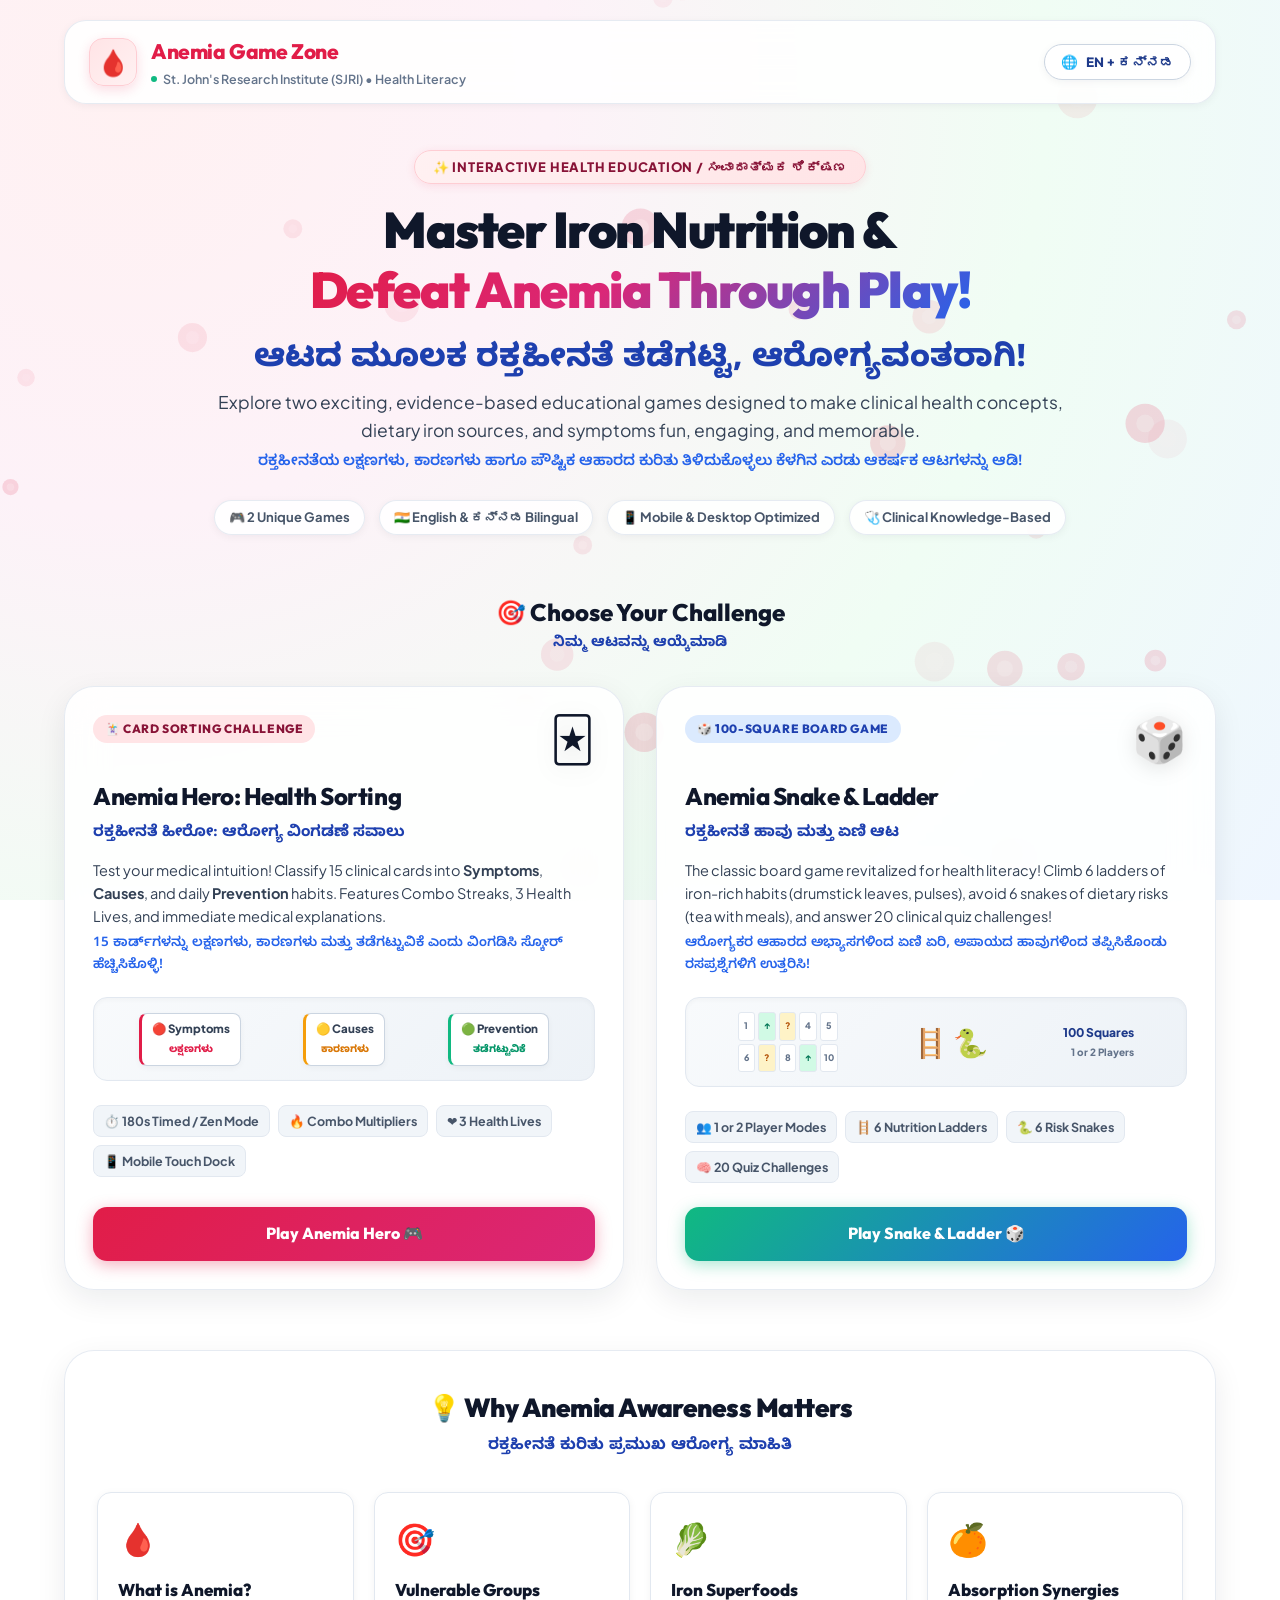
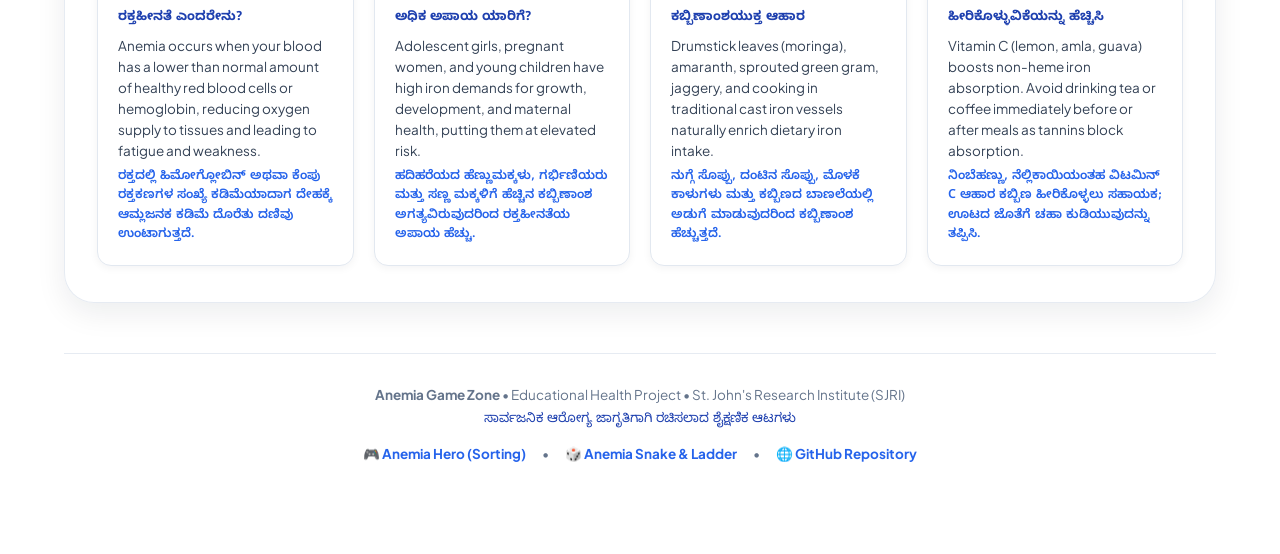
<file: index.html>
<!DOCTYPE html>
<html lang="en">
<head>
  <meta charset="UTF-8">
  <meta name="viewport" content="width=device-width, initial-scale=1.0">
  <meta name="description" content="Anemia Game Zone — Two interactive educational games on anemia awareness, iron nutrition, and health prevention in English and Kannada.">
  <title>Anemia Game Zone | ರಕ್ತಹೀನತೆ ಜಾಗೃತಿ ಆಟಗಳು</title>
  <link rel="preconnect" href="https://fonts.googleapis.com">
  <link rel="preconnect" href="https://fonts.gstatic.com" crossorigin>
  <link href="https://fonts.googleapis.com/css2?family=Noto+Sans+Kannada:wght@400;500;600;700;800&family=Outfit:wght@400;500;600;700;800;900&family=Plus+Jakarta+Sans:wght@400;500;600;700;800&display=swap" rel="stylesheet">
  <link rel="stylesheet" href="portal.css">
</head>
<body>
  <!-- Ambient floating red blood cells background -->
  <canvas id="ambientCanvas"></canvas>

  <div class="portal-container">
    <!-- Top Header Bar -->
    <header class="top-header">
      <div class="brand-section">
        <div class="brand-icon-wrap">🩸</div>
        <div class="brand-texts">
          <h1>Anemia Game Zone</h1>
          <div class="initiative-tag">
            <span></span> St. John's Research Institute (SJRI) • Health Literacy
          </div>
        </div>
      </div>
      <div class="top-actions">
        <button id="langToggleBtn" class="lang-btn" title="Toggle Language View">
          🌐 <span id="langBtnText">EN + ಕನ್ನಡ</span>
        </button>
      </div>
    </header>

    <!-- Hero Banner -->
    <section class="hero-banner">
      <div class="hero-pill">
        ✨ Interactive Health Education / ಸಂವಾದಾತ್ಮಕ ಶಿಕ್ಷಣ
      </div>
      <h2>
        Master Iron Nutrition & <br>
        <span class="gradient-text">Defeat Anemia Through Play!</span>
      </h2>
      <span class="hero-kn-title">ಆಟದ ಮೂಲಕ ರಕ್ತಹೀನತೆ ತಡೆಗಟ್ಟಿ, ಆರೋಗ್ಯವಂತರಾಗಿ!</span>
      <p>
        Explore two exciting, evidence-based educational games designed to make clinical health concepts, dietary iron sources, and symptoms fun, engaging, and memorable.
        <span class="hero-kn-sub">ರಕ್ತಹೀನತೆಯ ಲಕ್ಷಣಗಳು, ಕಾರಣಗಳು ಹಾಗೂ ಪೌಷ್ಟಿಕ ಆಹಾರದ ಕುರಿತು ತಿಳಿದುಕೊಳ್ಳಲು ಕೆಳಗಿನ ಎರಡು ಆಕರ್ಷಕ ಆಟಗಳನ್ನು ಆಡಿ!</span>
      </p>

      <div class="highlights-bar">
        <div class="highlight-chip">🎮 2 Unique Games</div>
        <div class="highlight-chip">🇮🇳 English & ಕನ್ನಡ Bilingual</div>
        <div class="highlight-chip">📱 Mobile & Desktop Optimized</div>
        <div class="highlight-chip">🩺 Clinical Knowledge-Based</div>
      </div>
    </section>

    <!-- Games Showcase Section -->
    <section class="games-showcase">
      <div class="section-label">
        <h3>🎯 Choose Your Challenge</h3>
        <span class="kn-sub">ನಿಮ್ಮ ಆಟವನ್ನು ಆಯ್ಕೆಮಾಡಿ</span>
      </div>

      <div class="games-grid">
        <!-- GAME 1: Anemia Hero (Card Sorting) -->
        <article class="game-card">
          <div class="card-top">
            <span class="game-badge">🃏 Card Sorting Challenge</span>
            <span class="game-icon-large">🃏</span>
          </div>

          <h4 class="game-title">Anemia Hero: Health Sorting</h4>
          <span class="game-title-kn">ರಕ್ತಹೀನತೆ ಹೀರೋ: ಆರೋಗ್ಯ ವಿಂಗಡಣೆ ಸವಾಲು</span>

          <p class="game-desc">
            Test your medical intuition! Classify 15 clinical cards into <b>Symptoms</b>, <b>Causes</b>, and daily <b>Prevention</b> habits. Features Combo Streaks, 3 Health Lives, and immediate medical explanations.
            <span class="kn-text">15 ಕಾರ್ಡ್‌ಗಳನ್ನು ಲಕ್ಷಣಗಳು, ಕಾರಣಗಳು ಮತ್ತು ತಡೆಗಟ್ಟುವಿಕೆ ಎಂದು ವಿಂಗಡಿಸಿ ಸ್ಕೋರ್ ಹೆಚ್ಚಿಸಿಕೊಳ್ಳಿ!</span>
          </p>

          <!-- Mini Visual Representation -->
          <div class="card-preview-box">
            <div class="preview-tile symptoms">
              🔴 Symptoms<br><span style="font-size:10px; color:#e11d48; font-family:'Noto Sans Kannada';">ಲಕ್ಷಣಗಳು</span>
            </div>
            <div class="preview-tile causes">
              🟡 Causes<br><span style="font-size:10px; color:#d97706; font-family:'Noto Sans Kannada';">ಕಾರಣಗಳು</span>
            </div>
            <div class="preview-tile prevention">
              🟢 Prevention<br><span style="font-size:10px; color:#059669; font-family:'Noto Sans Kannada';">ತಡೆಗಟ್ಟುವಿಕೆ</span>
            </div>
          </div>

          <div class="card-tags">
            <span class="tag-pill">⏱️ 180s Timed / Zen Mode</span>
            <span class="tag-pill">🔥 Combo Multipliers</span>
            <span class="tag-pill">❤️ 3 Health Lives</span>
            <span class="tag-pill">📱 Mobile Touch Dock</span>
          </div>

          <div class="card-cta">
            <a href="sorting-game.html" class="play-btn">
              <span>Play Anemia Hero 🎮</span>
            </a>
          </div>
        </article>

        <!-- GAME 2: Snake & Ladder -->
        <article class="game-card card-blue">
          <div class="card-top">
            <span class="game-badge">🎲 100-Square Board Game</span>
            <span class="game-icon-large">🎲</span>
          </div>

          <h4 class="game-title">Anemia Snake & Ladder</h4>
          <span class="game-title-kn">ರಕ್ತಹೀನತೆ ಹಾವು ಮತ್ತು ಏಣಿ ಆಟ</span>

          <p class="game-desc">
            The classic board game revitalized for health literacy! Climb 6 ladders of iron-rich habits (drumstick leaves, pulses), avoid 6 snakes of dietary risks (tea with meals), and answer 20 clinical quiz challenges!
            <span class="kn-text">ಆರೋಗ್ಯಕರ ಆಹಾರದ ಅಭ್ಯಾಸಗಳಿಂದ ಏಣಿ ಏರಿ, ಅಪಾಯದ ಹಾವುಗಳಿಂದ ತಪ್ಪಿಸಿಕೊಂಡು ರಸಪ್ರಶ್ನೆಗಳಿಗೆ ಉತ್ತರಿಸಿ!</span>
          </p>

          <!-- Mini Visual Representation -->
          <div class="card-preview-box">
            <div class="preview-board-mini">
              <div class="mini-cell">1</div>
              <div class="mini-cell ladder">↑</div>
              <div class="mini-cell special">?</div>
              <div class="mini-cell">4</div>
              <div class="mini-cell">5</div>
              <div class="mini-cell">6</div>
              <div class="mini-cell special">?</div>
              <div class="mini-cell">8</div>
              <div class="mini-cell ladder">↑</div>
              <div class="mini-cell">10</div>
            </div>
            <div style="font-size: 28px; line-height: 1;">🪜 🐍</div>
            <div style="text-align: right; font-size: 12px; font-weight: 800; color: #1e3a8a;">
              100 Squares<br><span style="font-size: 10px; color: #64748b;">1 or 2 Players</span>
            </div>
          </div>

          <div class="card-tags">
            <span class="tag-pill">👥 1 or 2 Player Modes</span>
            <span class="tag-pill">🪜 6 Nutrition Ladders</span>
            <span class="tag-pill">🐍 6 Risk Snakes</span>
            <span class="tag-pill">🧠 20 Quiz Challenges</span>
          </div>

          <div class="card-cta">
            <a href="snake-and-ladder.html" class="play-btn">
              <span>Play Snake & Ladder 🎲</span>
            </a>
          </div>
        </article>
      </div>
    </section>

    <!-- Educational Knowledge Section -->
    <section class="knowledge-section">
      <div class="knowledge-header">
        <h3>💡 Why Anemia Awareness Matters</h3>
        <span class="kn-sub">ರಕ್ತಹೀನತೆ ಕುರಿತು ಪ್ರಮುಖ ಆರೋಗ್ಯ ಮಾಹಿತಿ</span>
      </div>

      <div class="info-cards-grid">
        <div class="info-card">
          <span class="info-icon">🩸</span>
          <h4>What is Anemia?</h4>
          <span class="kn-info-title">ರಕ್ತಹೀನತೆ ಎಂದರೇನು?</span>
          <p>
            Anemia occurs when your blood has a lower than normal amount of healthy red blood cells or hemoglobin, reducing oxygen supply to tissues and leading to fatigue and weakness.
            <span class="kn-info-desc">ರಕ್ತದಲ್ಲಿ ಹಿಮೋಗ್ಲೋಬಿನ್ ಅಥವಾ ಕೆಂಪು ರಕ್ತಕಣಗಳ ಸಂಖ್ಯೆ ಕಡಿಮೆಯಾದಾಗ ದೇಹಕ್ಕೆ ಆಮ್ಲಜನಕ ಕಡಿಮೆ ದೊರೆತು ದಣಿವು ಉಂಟಾಗುತ್ತದೆ.</span>
          </p>
        </div>

        <div class="info-card">
          <span class="info-icon">🎯</span>
          <h4>Vulnerable Groups</h4>
          <span class="kn-info-title">ಅಧಿಕ ಅಪಾಯ ಯಾರಿಗೆ?</span>
          <p>
            Adolescent girls, pregnant women, and young children have high iron demands for growth, development, and maternal health, putting them at elevated risk.
            <span class="kn-info-desc">ಹದಿಹರೆಯದ ಹೆಣ್ಣುಮಕ್ಕಳು, ಗರ್ಭಿಣಿಯರು ಮತ್ತು ಸಣ್ಣ ಮಕ್ಕಳಿಗೆ ಹೆಚ್ಚಿನ ಕಬ್ಬಿಣಾಂಶ ಅಗತ್ಯವಿರುವುದರಿಂದ ರಕ್ತಹೀನತೆಯ ಅಪಾಯ ಹೆಚ್ಚು.</span>
          </p>
        </div>

        <div class="info-card">
          <span class="info-icon">🥬</span>
          <h4>Iron Superfoods</h4>
          <span class="kn-info-title">ಕಬ್ಬಿಣಾಂಶಯುಕ್ತ ಆಹಾರ</span>
          <p>
            Drumstick leaves (moringa), amaranth, sprouted green gram, jaggery, and cooking in traditional cast iron vessels naturally enrich dietary iron intake.
            <span class="kn-info-desc">ನುಗ್ಗೆ ಸೊಪ್ಪು, ದಂಟಿನ ಸೊಪ್ಪು, ಮೊಳಕೆ ಕಾಳುಗಳು ಮತ್ತು ಕಬ್ಬಿಣದ ಬಾಣಲೆಯಲ್ಲಿ ಅಡುಗೆ ಮಾಡುವುದರಿಂದ ಕಬ್ಬಿಣಾಂಶ ಹೆಚ್ಚುತ್ತದೆ.</span>
          </p>
        </div>

        <div class="info-card">
          <span class="info-icon">🍊</span>
          <h4>Absorption Synergies</h4>
          <span class="kn-info-title">ಹೀರಿಕೊಳ್ಳುವಿಕೆಯನ್ನು ಹೆಚ್ಚಿಸಿ</span>
          <p>
            Vitamin C (lemon, amla, guava) boosts non-heme iron absorption. Avoid drinking tea or coffee immediately before or after meals as tannins block absorption.
            <span class="kn-info-desc">ನಿಂಬೆಹಣ್ಣು, ನೆಲ್ಲಿಕಾಯಿಯಂತಹ ವಿಟಮಿನ್ C ಆಹಾರ ಕಬ್ಬಿಣ ಹೀರಿಕೊಳ್ಳಲು ಸಹಾಯಕ; ಊಟದ ಜೊತೆಗೆ ಚಹಾ ಕುಡಿಯುವುದನ್ನು ತಪ್ಪಿಸಿ.</span>
          </p>
        </div>
      </div>
    </section>

    <!-- Footer -->
    <footer class="portal-footer">
      <p>
        <b>Anemia Game Zone</b> • Educational Health Project • St. John's Research Institute (SJRI)
        <span class="footer-kn">ಸಾರ್ವಜನಿಕ ಆರೋಗ್ಯ ಜಾಗೃತಿಗಾಗಿ ರಚಿಸಲಾದ ಶೈಕ್ಷಣಿಕ ಆಟಗಳು</span>
      </p>
      <div class="footer-links">
        <a href="sorting-game.html">🎮 Anemia Hero (Sorting)</a>
        <span>•</span>
        <a href="snake-and-ladder.html">🎲 Anemia Snake & Ladder</a>
        <span>•</span>
        <a href="https://github.com" target="_blank" rel="noopener">🌐 GitHub Repository</a>
      </div>
    </footer>
  </div>

  <script>
    /* ============================================================
       AMBIENT PARTICLES BACKGROUND (Floating RBCs)
       ============================================================ */
    const canvas = document.getElementById("ambientCanvas");
    const ctx = canvas.getContext("2d");
    let width, height;
    let particles = [];

    function resizeCanvas() {
      width = canvas.width = window.innerWidth;
      height = canvas.height = window.innerHeight;
    }
    window.addEventListener("resize", resizeCanvas);
    resizeCanvas();

    for (let i = 0; i < 28; i++) {
      particles.push({
        x: Math.random() * width,
        y: Math.random() * height,
        radius: Math.random() * 12 + 8,
        speedX: (Math.random() - 0.5) * 0.4,
        speedY: -Math.random() * 0.45 - 0.2,
        opacity: Math.random() * 0.25 + 0.08,
        wobble: Math.random() * Math.PI * 2
      });
    }

    function drawAmbient() {
      ctx.clearRect(0, 0, width, height);
      particles.forEach(p => {
        p.y += p.speedY;
        p.x += p.speedX;
        p.wobble += 0.02;
        const wobbleX = Math.sin(p.wobble) * 4;

        if (p.y < -30) {
          p.y = height + 30;
          p.x = Math.random() * width;
        }
        if (p.x < -30) p.x = width + 30;
        if (p.x > width + 30) p.x = -30;

        ctx.save();
        ctx.beginPath();
        ctx.arc(p.x + wobbleX, p.y, p.radius, 0, Math.PI * 2);
        ctx.fillStyle = `rgba(225, 29, 72, ${p.opacity})`;
        ctx.fill();

        ctx.beginPath();
        ctx.arc(p.x + wobbleX, p.y, p.radius * 0.45, 0, Math.PI * 2);
        ctx.fillStyle = `rgba(255, 255, 255, ${p.opacity * 0.75})`;
        ctx.fill();
        ctx.restore();
      });
      requestAnimationFrame(drawAmbient);
    }
    drawAmbient();

    /* ============================================================
       AUDIO FEEDBACK (Web Audio API Synthesizer)
       ============================================================ */
    let audioCtx = null;
    function initAudio() {
      if (!audioCtx) {
        const AudioContext = window.AudioContext || window.webkitAudioContext;
        if (AudioContext) audioCtx = new AudioContext();
      }
      if (audioCtx && audioCtx.state === 'suspended') {
        audioCtx.resume();
      }
    }

    function playClick() {
      initAudio();
      if (!audioCtx) return;
      try {
        const osc = audioCtx.createOscillator();
        const gain = audioCtx.createGain();
        osc.type = 'triangle';
        osc.frequency.setValueAtTime(540, audioCtx.currentTime);
        gain.gain.setValueAtTime(0.12, audioCtx.currentTime);
        gain.gain.exponentialRampToValueAtTime(0.001, audioCtx.currentTime + 0.08);
        osc.connect(gain);
        gain.connect(audioCtx.destination);
        osc.start();
        osc.stop(audioCtx.currentTime + 0.08);
      } catch(e) {}
    }

    // Attach click sound to interactive buttons & links
    document.querySelectorAll(".play-btn, .lang-btn").forEach(btn => {
      btn.addEventListener("click", () => playClick());
    });

    /* ============================================================
       LANGUAGE TOGGLE FUNCTIONALITY
       ============================================================ */
    const langToggleBtn = document.getElementById("langToggleBtn");
    const langBtnText = document.getElementById("langBtnText");
    let langState = 0; // 0 = Both (EN+KN), 1 = English Only, 2 = Kannada Only

    langToggleBtn.addEventListener("click", () => {
      langState = (langState + 1) % 3;
      if (langState === 0) {
        langBtnText.textContent = "EN + ಕನ್ನಡ";
        document.body.classList.remove("en-only", "kn-only");
      } else if (langState === 1) {
        langBtnText.textContent = "English Only";
        document.body.classList.add("en-only");
        document.body.classList.remove("kn-only");
      } else {
        langBtnText.textContent = "ಕನ್ನಡ ಮಾತ್ರ";
        document.body.classList.add("kn-only");
        document.body.classList.remove("en-only");
      }
    });
  </script>
</body>
</html>
</file>
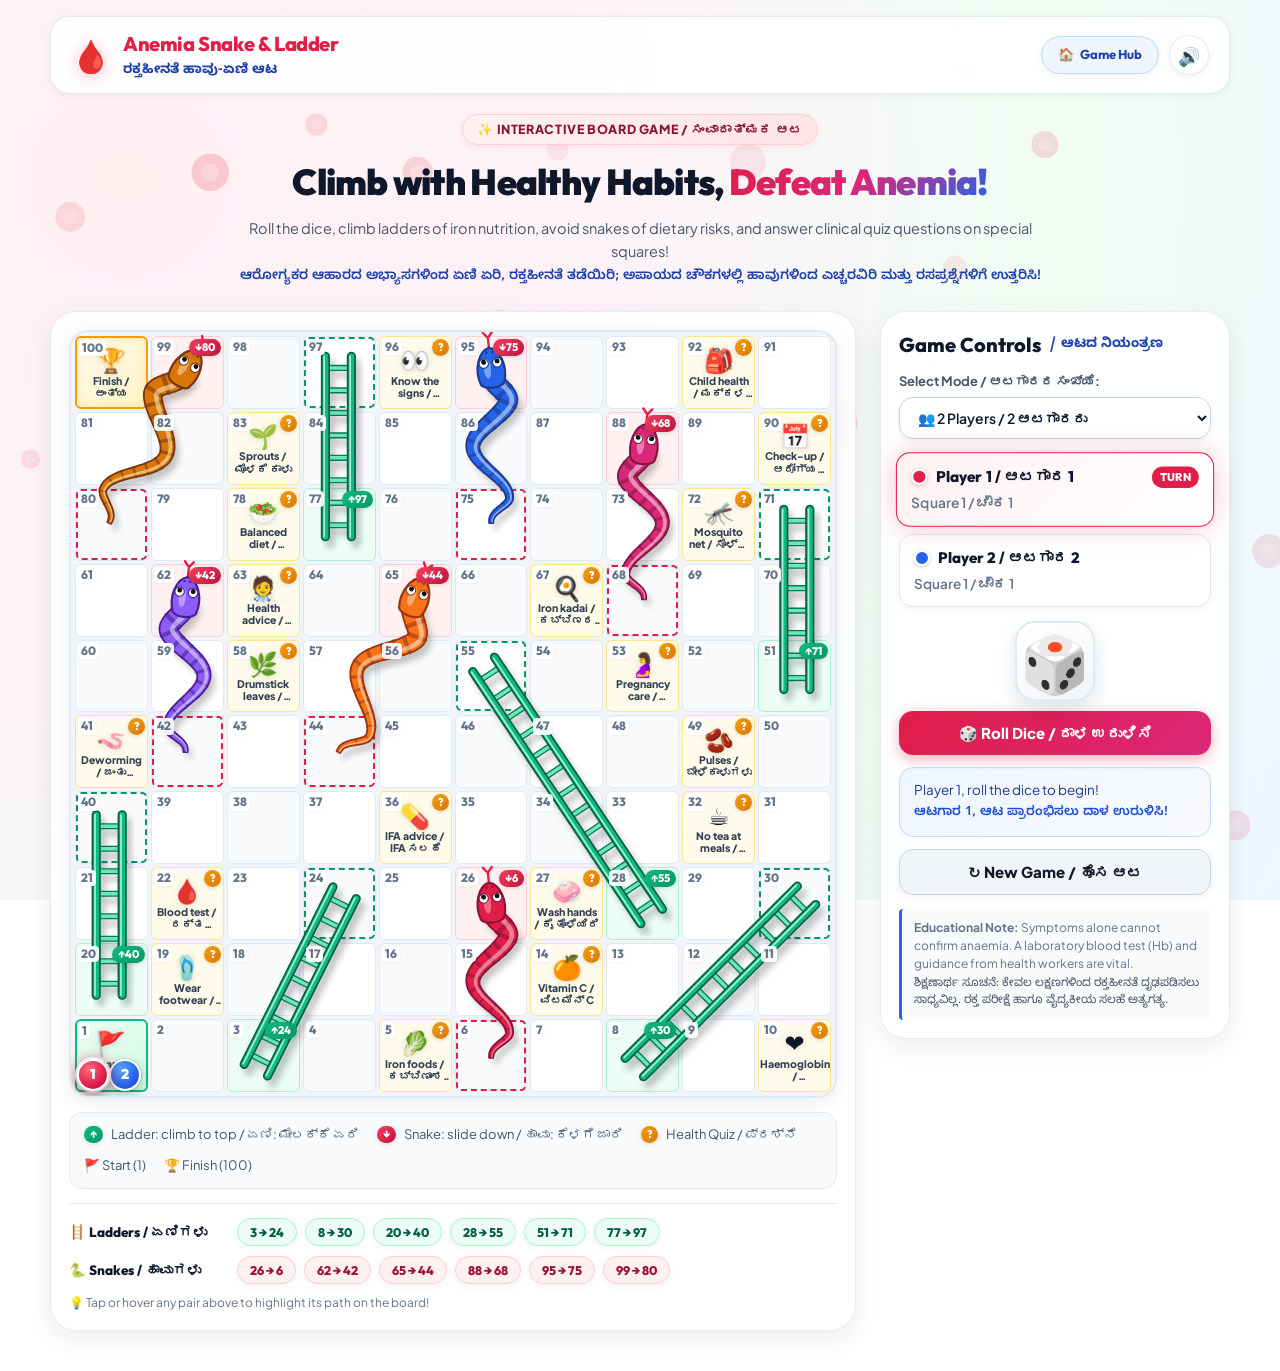
<file: snake-and-ladder.html>
<!DOCTYPE html>
<html lang="en">
<head>
  <meta charset="UTF-8">
  <meta name="viewport" content="width=device-width, initial-scale=1.0">
  <title>Anemia Snake & Ladder | ರಕ್ತಹೀನತೆ ಹಾವು-ಏಣಿ ಆಟ</title>
  <link rel="preconnect" href="https://fonts.googleapis.com">
  <link rel="preconnect" href="https://fonts.gstatic.com" crossorigin>
  <link href="https://fonts.googleapis.com/css2?family=Noto+Sans+Kannada:wght@400;500;600;700;800&family=Outfit:wght@400;500;600;700;800;900&family=Plus+Jakarta+Sans:wght@400;500;600;700;800&display=swap" rel="stylesheet">
  <link rel="stylesheet" href="snake-ladder.css">
</head>
<body>
  <!-- Ambient floating red blood cells background -->
  <canvas id="ambientCanvas"></canvas>
  <!-- Confetti canvas for victory celebration -->
  <canvas id="confettiCanvas"></canvas>

  <div class="wrap">
    <!-- Top Navigation & Brand Header -->
    <header class="brand-nav">
      <div class="brand-left">
        <span class="brand-icon">🩸</span>
        <div class="brand-titles">
          <h1>Anemia Snake & Ladder</h1>
          <span class="kn-title">ರಕ್ತಹೀನತೆ ಹಾವು-ಏಣಿ ಆಟ</span>
        </div>
      </div>
      <div class="brand-actions">
        <a href="index.html" class="hub-btn" title="Back to Game Portal">🏠 <span>Game Hub</span></a>
        <button id="soundToggle" class="icon-btn" title="Toggle Sound" aria-label="Toggle Sound">🔊</button>
      </div>
    </header>

    <!-- Page Intro Header -->
    <div class="game-intro">
      <div class="badge-pill">✨ Interactive Board Game / ಸಂವಾದಾತ್ಮಕ ಆಟ</div>
      <h2>Climb with Healthy Habits, <span>Defeat Anemia!</span></h2>
      <p>
        Roll the dice, climb ladders of iron nutrition, avoid snakes of dietary risks, and answer clinical quiz questions on special squares!<br>
        <span class="intro-kn">ಆರೋಗ್ಯಕರ ಆಹಾರದ ಅಭ್ಯಾಸಗಳಿಂದ ಏಣಿ ಏರಿ, ರಕ್ತಹೀನತೆ ತಡೆಯಿರಿ; ಅಪಾಯದ ಚೌಕಗಳಲ್ಲಿ ಹಾವುಗಳಿಂದ ಎಚ್ಚರವಿರಿ ಮತ್ತು ರಸಪ್ರಶ್ನೆಗಳಿಗೆ ಉತ್ತರಿಸಿ!</span>
      </p>
    </div>

    <!-- Main Two-Column Layout -->
    <div class="layout">
      <!-- Left Column: The 100-Square Board -->
      <section class="board-wrap">
        <div class="board-stage">
          <div id="board" class="board" aria-label="Snake and ladder board"></div>
          <svg id="art" class="art" viewBox="0 0 1000 1000" preserveAspectRatio="none" aria-hidden="true"></svg>
          <div id="tokenLayer" class="token-layer"></div>
        </div>

        <!-- Legend -->
        <div class="legend">
          <span><i class="badge up">↑</i> Ladder: climb to top / ಏಣಿ: ಮೇಲಕ್ಕೆ ಏರಿ</span>
          <span><i class="badge down">↓</i> Snake: slide down / ಹಾವು: ಕೆಳಗೆ ಜಾರಿ</span>
          <span><i class="badge quiz">?</i> Health Quiz / ಪ್ರಶ್ನೆ</span>
          <span>🚩 Start (1)</span>
          <span>🏆 Finish (100)</span>
        </div>

        <!-- Interactive Key -->
        <div class="key">
          <div class="key-row">
            <span class="key-title">🪜 Ladders / ಏಣಿಗಳು</span>
            <span id="ladderKey" class="key-row"></span>
          </div>
          <div class="key-row">
            <span class="key-title">🐍 Snakes / ಹಾವುಗಳು</span>
            <span id="snakeKey" class="key-row"></span>
          </div>
          <div class="key-hint">💡 Tap or hover any pair above to highlight its path on the board!</div>
        </div>
      </section>

      <!-- Right Column: Controls Panel -->
      <aside class="panel">
        <h2 class="side-title">
          <span>Game Controls</span>
          <span class="kn-side">/ ಆಟದ ನಿಯಂತ್ರಣ</span>
        </h2>

        <div class="control-group">
          <label for="players" class="control-label">Select Mode / ಆಟಗಾರರ ಸಂಖ್ಯೆ:</label>
          <select id="players" class="custom-select">
            <option value="2">👥 2 Players / 2 ಆಟಗಾರರು</option>
            <option value="1">👤 1 Player (Solo Practice) / 1 ಆಟಗಾರ</option>
          </select>
        </div>

        <!-- Player 1 Card -->
        <div id="p1" class="player active">
          <div class="pname">
            <span class="pname-left"><span class="dot p1"></span> Player 1 / ಆಟಗಾರ 1</span>
            <span class="turn-pill">Turn</span>
          </div>
          <div class="pos" id="pos1">Square 1 / ಚೌಕ 1</div>
        </div>

        <!-- Player 2 Card -->
        <div id="p2" class="player">
          <div class="pname">
            <span class="pname-left"><span class="dot p2"></span> Player 2 / ಆಟಗಾರ 2</span>
            <span class="turn-pill">Turn</span>
          </div>
          <div class="pos" id="pos2">Square 1 / ಚೌಕ 1</div>
        </div>

        <!-- 3D Styled Dice -->
        <div class="dice-container">
          <div class="dice-box" id="dice" title="Click or tap roll button below">🎲</div>
        </div>

        <button class="primary-btn" id="roll">
          <span>🎲 Roll Dice / ದಾಳ ಉರುಳಿಸಿ</span>
        </button>

        <div id="status" class="status">
          Player 1, roll the dice to begin!
          <span class="kn-status">ಆಟಗಾರ 1, ಆಟ ಪ್ರಾರಂಭಿಸಲು ದಾಳ ಉರುಳಿಸಿ!</span>
        </div>

        <button class="secondary-btn" id="reset">
          <span>↻ New Game / ಹೊಸ ಆಟ</span>
        </button>

        <div class="note-box">
          <b>Educational Note:</b> Symptoms alone cannot confirm anaemia. A laboratory blood test (Hb) and guidance from health workers are vital.
          <span class="kn-note">ಶಿಕ್ಷಣಾರ್ಥ ಸೂಚನೆ: ಕೇವಲ ಲಕ್ಷಣಗಳಿಂದ ರಕ್ತಹೀನತೆ ದೃಢಪಡಿಸಲು ಸಾಧ್ಯವಿಲ್ಲ. ರಕ್ತ ಪರೀಕ್ಷೆ ಹಾಗೂ ವೈದ್ಯಕೀಯ ಸಲಹೆ ಅತ್ಯಗತ್ಯ.</span>
        </div>
      </aside>
    </div>
  </div>

  <!-- Interactive Quiz Modal -->
  <div id="quizModal" class="modal" role="dialog" aria-modal="true">
    <div class="dialog">
      <div class="dialog-header">
        <div class="dialog-icon">🧠</div>
        <div>
          <h2>Clinical Anaemia Quiz</h2>
          <span class="kn-subhead">ರಕ್ತಹೀನತೆ ಜಾಗೃತಿ ರಸಪ್ರಶ್ನೆ</span>
        </div>
      </div>
      <div id="qtext" class="question"></div>
      <div id="answers" class="answers"></div>
      <div id="feedback" class="feedback"></div>
      <button id="continue" class="primary-btn" disabled>
        <span>Continue Game / ಮುಂದುವರಿಸಿ ➔</span>
      </button>
    </div>
  </div>

  <!-- Victory Celebration Modal -->
  <div id="winModal" class="modal" role="dialog" aria-modal="true">
    <div class="dialog win-dialog">
      <div class="win-trophy">🏆</div>
      <h2 class="win-title" id="winTitle">Spectacular Victory!</h2>
      <p class="win-subtitle" id="winSubtitle">You reached Square 100 and mastered anemia health literacy!</p>
      <div class="win-actions">
        <button class="primary-btn" id="winPlayAgain" style="width: auto;">
          <span>🔄 Play Again</span>
        </button>
        <a href="index.html" class="secondary-btn" style="width: auto; text-decoration: none; display: inline-flex; align-items: center; justify-content: center;">
          <span>🏠 Games Portal</span>
        </a>
      </div>
    </div>
  </div>

  <script>
  /* ============================================================
     AUDIO SYNTHESIZER (Pure Web Audio API — No External Files)
     ============================================================ */
  let audioCtx = null;
  let soundEnabled = true;

  function initAudio() {
    if (!audioCtx) {
      const AudioContext = window.AudioContext || window.webkitAudioContext;
      if (AudioContext) {
        audioCtx = new AudioContext();
      }
    }
    if (audioCtx && audioCtx.state === 'suspended') {
      audioCtx.resume();
    }
  }

  const soundToggleBtn = document.getElementById("soundToggle");
  soundToggleBtn.addEventListener("click", () => {
    initAudio();
    soundEnabled = !soundEnabled;
    soundToggleBtn.textContent = soundEnabled ? "🔊" : "🔇";
    soundToggleBtn.title = soundEnabled ? "Sound: On" : "Sound: Muted";
  });

  function playTone(freq, type, duration, gainVal = 0.15) {
    if (!soundEnabled || !audioCtx) return;
    try {
      const osc = audioCtx.createOscillator();
      const gain = audioCtx.createGain();
      osc.type = type;
      osc.frequency.setValueAtTime(freq, audioCtx.currentTime);
      gain.gain.setValueAtTime(gainVal, audioCtx.currentTime);
      gain.gain.exponentialRampToValueAtTime(0.0001, audioCtx.currentTime + duration);
      osc.connect(gain);
      gain.connect(audioCtx.destination);
      osc.start();
      osc.stop(audioCtx.currentTime + duration);
    } catch(e) {}
  }

  function playDiceRoll() {
    if (!soundEnabled || !audioCtx) return;
    for (let i = 0; i < 4; i++) {
      setTimeout(() => {
        playTone(300 + Math.random() * 250, 'triangle', 0.04, 0.12);
      }, i * 65);
    }
  }

  function playHop() {
    if (!soundEnabled || !audioCtx) return;
    playTone(480, 'sine', 0.08, 0.15);
  }

  function playLadder() {
    if (!soundEnabled || !audioCtx) return;
    const notes = [261.6, 329.6, 392.0, 523.25, 659.25];
    notes.forEach((f, idx) => {
      setTimeout(() => playTone(f, 'triangle', 0.22, 0.18), idx * 100);
    });
  }

  function playSnake() {
    if (!soundEnabled || !audioCtx) return;
    const notes = [440, 370, 311, 246, 185];
    notes.forEach((f, idx) => {
      setTimeout(() => playTone(f, 'sawtooth', 0.16, 0.08), idx * 90);
    });
  }

  function playQuiz() {
    if (!soundEnabled || !audioCtx) return;
    playTone(587.3, 'sine', 0.15, 0.2);
    setTimeout(() => playTone(880, 'sine', 0.35, 0.22), 120);
  }

  function playCorrect() {
    if (!soundEnabled || !audioCtx) return;
    playTone(523.25, 'triangle', 0.18, 0.2);
    setTimeout(() => playTone(659.25, 'triangle', 0.18, 0.2), 100);
    setTimeout(() => playTone(783.99, 'triangle', 0.35, 0.25), 200);
  }

  function playWrong() {
    if (!soundEnabled || !audioCtx) return;
    playTone(220, 'sawtooth', 0.25, 0.12);
  }

  function playWin() {
    if (!soundEnabled || !audioCtx) return;
    const notes = [261.6, 329.6, 392.0, 523.25, 659.25, 783.99, 1046.5];
    notes.forEach((f, idx) => {
      setTimeout(() => playTone(f, 'triangle', 0.3, 0.25), idx * 110);
    });
  }

  /* ============================================================
     AMBIENT PARTICLES (Floating Red Blood Cells Background)
     ============================================================ */
  const canvas = document.getElementById("ambientCanvas");
  const ctx = canvas.getContext("2d");
  let width, height;
  let particles = [];

  function resizeCanvas() {
    width = canvas.width = window.innerWidth;
    height = canvas.height = window.innerHeight;
  }
  window.addEventListener("resize", resizeCanvas);
  resizeCanvas();

  for (let i = 0; i < 24; i++) {
    particles.push({
      x: Math.random() * width,
      y: Math.random() * height,
      radius: Math.random() * 12 + 8,
      speedX: (Math.random() - 0.5) * 0.4,
      speedY: -Math.random() * 0.5 - 0.2,
      opacity: Math.random() * 0.25 + 0.1,
      wobble: Math.random() * Math.PI * 2
    });
  }

  function drawAmbient() {
    ctx.clearRect(0, 0, width, height);
    particles.forEach(p => {
      p.y += p.speedY;
      p.x += p.speedX;
      p.wobble += 0.02;
      const wobbleX = Math.sin(p.wobble) * 4;

      if (p.y < -30) {
        p.y = height + 30;
        p.x = Math.random() * width;
      }
      if (p.x < -30) p.x = width + 30;
      if (p.x > width + 30) p.x = -30;

      ctx.save();
      ctx.beginPath();
      ctx.arc(p.x + wobbleX, p.y, p.radius, 0, Math.PI * 2);
      ctx.fillStyle = `rgba(225, 29, 72, ${p.opacity})`;
      ctx.fill();

      // Inner RBC biconcave dimple
      ctx.beginPath();
      ctx.arc(p.x + wobbleX, p.y, p.radius * 0.48, 0, Math.PI * 2);
      ctx.fillStyle = `rgba(255, 255, 255, ${p.opacity * 0.75})`;
      ctx.fill();
      ctx.restore();
    });
    requestAnimationFrame(drawAmbient);
  }
  drawAmbient();

  /* ============================================================
     CONFETTI PARTICLE ENGINE (For Victory Celebration)
     ============================================================ */
  const confettiCanvas = document.getElementById("confettiCanvas");
  const cCtx = confettiCanvas.getContext("2d");
  let confettiParticles = [];
  let confettiActive = false;

  function resizeConfetti() {
    confettiCanvas.width = window.innerWidth;
    confettiCanvas.height = window.innerHeight;
  }
  window.addEventListener("resize", resizeConfetti);
  resizeConfetti();

  function triggerConfetti() {
    confettiParticles = [];
    confettiActive = true;
    const colors = ["#e11d48", "#2563eb", "#10b981", "#f59e0b", "#ec4899", "#8b5cf6"];
    for (let i = 0; i < 140; i++) {
      confettiParticles.push({
        x: window.innerWidth / 2,
        y: window.innerHeight / 2,
        vx: (Math.random() - 0.5) * 22,
        vy: (Math.random() - 0.7) * 24,
        size: Math.random() * 8 + 5,
        color: colors[Math.floor(Math.random() * colors.length)],
        rotation: Math.random() * 360,
        rotationSpeed: (Math.random() - 0.5) * 12,
        gravity: 0.45,
        opacity: 1
      });
    }
    renderConfetti();
  }

  function renderConfetti() {
    if (!confettiActive) return;
    cCtx.clearRect(0, 0, confettiCanvas.width, confettiCanvas.height);
    let alive = false;
    confettiParticles.forEach(p => {
      p.x += p.vx;
      p.y += p.vy;
      p.vy += p.gravity;
      p.rotation += p.rotationSpeed;
      p.opacity -= 0.007;

      if (p.opacity > 0 && p.y < confettiCanvas.height + 50) {
        alive = true;
        cCtx.save();
        cCtx.translate(p.x, p.y);
        cCtx.rotate((p.rotation * Math.PI) / 180);
        cCtx.fillStyle = p.color;
        cCtx.globalAlpha = Math.max(0, p.opacity);
        cCtx.fillRect(-p.size / 2, -p.size / 2, p.size, p.size * 0.7);
        cCtx.restore();
      }
    });

    if (alive) {
      requestAnimationFrame(renderConfetti);
    } else {
      confettiActive = false;
      cCtx.clearRect(0, 0, confettiCanvas.width, confettiCanvas.height);
    }
  }

  /* ============================================================
     BOARD DATA & CLINICAL QUIZ
     ============================================================ */
  const ladders = { 3: 24, 8: 30, 20: 40, 28: 55, 51: 71, 77: 97 };
  const snakes = { 26: 6, 62: 42, 65: 44, 88: 68, 95: 75, 99: 80 };

  const special = {
    5: { icon: "🥬", label: "Iron foods", kn: "ಕಬ್ಬಿಣಾಂಶ ಆಹಾರ" },
    10: { icon: "❤️", label: "Haemoglobin", kn: "ಹಿಮೋಗ್ಲೋಬಿನ್" },
    14: { icon: "🍊", label: "Vitamin C", kn: "ವಿಟಮಿನ್ C" },
    19: { icon: "🩴", label: "Wear footwear", kn: "ಚಪ್ಪಲಿ ಧರಿಸಿ" },
    22: { icon: "🩸", label: "Blood test", kn: "ರಕ್ತ ಪರೀಕ್ಷೆ" },
    27: { icon: "🧼", label: "Wash hands", kn: "ಕೈ ತೊಳೆಯಿರಿ" },
    32: { icon: "☕", label: "No tea at meals", kn: "ಊಟಕ್ಕೆ ಚಹಾ ಬೇಡ" },
    36: { icon: "💊", label: "IFA advice", kn: "IFA ಸಲಹೆ" },
    41: { icon: "🪱", label: "Deworming", kn: "ಜಂತು ನಿವಾರಣೆ" },
    49: { icon: "🫘", label: "Pulses", kn: "ಬೇಳೆಕಾಳುಗಳು" },
    53: { icon: "🤰", label: "Pregnancy care", kn: "ಗರ್ಭಿಣಿ ಆರೈಕೆ" },
    58: { icon: "🌿", label: "Drumstick leaves", kn: "ನುಗ್ಗೆ ಸೊಪ್ಪು" },
    63: { icon: "🧑‍⚕️", label: "Health advice", kn: "ಆರೋಗ್ಯ ಸಲಹೆ" },
    67: { icon: "🍳", label: "Iron kadai", kn: "ಕಬ್ಬಿಣದ ಬಾಣಲೆ" },
    72: { icon: "🦟", label: "Mosquito net", kn: "ಸೊಳ್ಳೆ ಪರದೆ" },
    78: { icon: "🥗", label: "Balanced diet", kn: "ಸಮತೋಲಿತ ಆಹಾರ" },
    83: { icon: "🌱", label: "Sprouts", kn: "ಮೊಳಕೆ ಕಾಳು" },
    90: { icon: "📅", label: "Check-up", kn: "ಆರೋಗ್ಯ ತಪಾಸಣೆ" },
    92: { icon: "🎒", label: "Child health", kn: "ಮಕ್ಕಳ ಆರೋಗ್ಯ" },
    96: { icon: "👀", label: "Know the signs", kn: "ಲಕ್ಷಣ ತಿಳಿಯಿರಿ" }
  };

  const quiz = [
    {
      q: "Which test helps confirm anaemia?<br><span class='kn'>ರಕ್ತಹೀನತೆಯನ್ನು ಖಚಿತಪಡಿಸಲು ಯಾವ ಪರೀಕ್ಷೆ ಸಹಾಯ ಮಾಡುತ್ತದೆ?</span>",
      a: ["Blood test / ರಕ್ತ ಪರೀಕ್ಷೆ", "Eye test / ಕಣ್ಣಿನ ಪರೀಕ್ಷೆ", "Hearing test / ಶ್ರವಣ ಪರೀಕ್ಷೆ"],
      c: 0,
      why: "A blood test measures haemoglobin. / ರಕ್ತ ಪರೀಕ್ಷೆಯಿಂದ ಹಿಮೋಗ್ಲೋಬಿನ್ ಮಟ್ಟವನ್ನು ಅಳೆಯಬಹುದು."
    },
    {
      q: "Which food group can provide iron?<br><span class='kn'>ಯಾವ ಆಹಾರ ಗುಂಪಿನಿಂದ ಕಬ್ಬಿಣಾಂಶ ದೊರೆಯುತ್ತದೆ?</span>",
      a: ["Pulses and leafy greens / ಬೇಳೆಕಾಳುಗಳು ಮತ್ತು ಸೊಪ್ಪುಗಳು", "Sugary drinks / ಸಕ್ಕರೆ ಪಾನೀಯಗಳು", "Candy only / ಸಿಹಿತಿಂಡಿಗಳು ಮಾತ್ರ"],
      c: 0,
      why: "Pulses and leafy greens can contribute iron. / ಬೇಳೆಕಾಳುಗಳು ಮತ್ತು ಸೊಪ್ಪುಗಳು ಕಬ್ಬಿಣಾಂಶ ಒದಗಿಸಬಹುದು."
    },
    {
      q: "Vitamin C with an iron-rich meal can…<br><span class='kn'>ಕಬ್ಬಿಣಾಂಶಯುಕ್ತ ಆಹಾರದೊಂದಿಗೆ ವಿಟಮಿನ್ C ಸೇವಿಸಿದರೆ…</span>",
      a: ["Help iron absorption / ಕಬ್ಬಿಣಾಂಶ ಹೀರಿಕೊಳ್ಳಲು ಸಹಾಯವಾಗುತ್ತದೆ", "Stop all illness / ಎಲ್ಲಾ ಕಾಯಿಲೆಗಳನ್ನು ತಡೆಯುತ್ತದೆ", "Replace a blood test / ರಕ್ತ ಪರೀಕ್ಷೆಗೆ ಬದಲಿಯಾಗುತ್ತದೆ"],
      c: 0,
      why: "Vitamin C helps the body absorb non-haem iron from plant foods. / ಸಸ್ಯಾಹಾರದಲ್ಲಿರುವ ಕಬ್ಬಿಣಾಂಶ ಹೀರಿಕೊಳ್ಳಲು ವಿಟಮಿನ್ C ಸಹಾಯ ಮಾಡುತ್ತದೆ."
    },
    {
      q: "Should iron tablets be taken without advice?<br><span class='kn'>ಸಲಹೆಯಿಲ್ಲದೆ ಕಬ್ಬಿಣದ ಮಾತ್ರೆಗಳನ್ನು ತೆಗೆದುಕೊಳ್ಳಬಹುದೇ?</span>",
      a: ["No, follow health-worker advice / ಬೇಡ, ಆರೋಗ್ಯ ಕಾರ್ಯಕರ್ತರ ಸಲಹೆ ಪಾಲಿಸಿ", "Yes, take any amount / ಹೌದು, ಎಷ್ಟು ಬೇಕಾದರೂ ತೆಗೆದುಕೊಳ್ಳಿ", "Only when tired / ದಣಿವಾದಾಗ ಮಾತ್ರ"],
      c: 0,
      why: "Take supplements according to health-worker or clinician advice. / ಆರೋಗ್ಯ ಕಾರ್ಯಕರ್ತರು ಅಥವಾ ವೈದ್ಯರ ಸಲಹೆಯಂತೆ ಮಾತ್ರ ಪೂರಕ ಮಾತ್ರೆಗಳನ್ನು ತೆಗೆದುಕೊಳ್ಳಿ."
    },
    {
      q: "Can tiredness alone prove a person has anaemia?<br><span class='kn'>ದಣಿವು ಮಾತ್ರದಿಂದ ರಕ್ತಹೀನತೆ ಇದೆ ಎಂದು ಖಚಿತಪಡಿಸಬಹುದೇ?</span>",
      a: ["No, testing is needed / ಇಲ್ಲ, ಪರೀಕ್ಷೆ ಅಗತ್ಯ", "Yes, always / ಹೌದು, ಯಾವಾಗಲೂ", "No test is useful / ಪರೀಕ್ಷೆ ಉಪಯೋಗವಿಲ್ಲ"],
      c: 0,
      why: "Many conditions can cause tiredness; a blood test is needed. / ದಣಿವಿಗೆ ಹಲವು ಕಾರಣಗಳಿರಬಹುದು; ರಕ್ತ ಪರೀಕ್ಷೆ ಅಗತ್ಯ."
    },
    {
      q: "Which may increase the risk of iron deficiency?<br><span class='kn'>ಯಾವುದು ಕಬ್ಬಿಣದ ಕೊರತೆಯ ಅಪಾಯವನ್ನು ಹೆಚ್ಚಿಸಬಹುದು?</span>",
      a: ["Heavy blood loss / ಅಧಿಕ ರಕ್ತಸ್ರಾವ", "Drinking clean water / ಸ್ವಚ್ಛ ನೀರು ಕುಡಿಯುವುದು", "Washing hands / ಕೈ ತೊಳೆಯುವುದು"],
      c: 0,
      why: "Heavy menstrual or other blood loss can contribute to iron deficiency. / ಅಧಿಕ ಮುಟ್ಟಿನ ಅಥವಾ ಇತರೆ ರಕ್ತಸ್ರಾವವು ಕಬ್ಬಿಣದ ಕೊರತೆಗೆ ಕಾರಣವಾಗಬಹುದು."
    },
    {
      q: "Which nutrient deficiency can also cause anaemia?<br><span class='kn'>ಯಾವ ಪೋಷಕಾಂಶದ ಕೊರತೆಯೂ ರಕ್ತಹೀನತೆಗೆ ಕಾರಣವಾಗಬಹುದು?</span>",
      a: ["Vitamin B12 or folate / ವಿಟಮಿನ್ B12 ಅಥವಾ ಫೋಲೇಟ್", "Vitamin C only / ವಿಟಮಿನ್ C ಮಾತ್ರ", "Water / ನೀರು"],
      c: 0,
      why: "Vitamin B12 and folate deficiencies can cause certain types of anaemia. / ವಿಟಮಿನ್ B12 ಮತ್ತು ಫೋಲೇಟ್ ಕೊರತೆಯಿಂದ ಕೆಲವು ವಿಧದ ರಕ್ತಹೀನತೆ ಉಂಟಾಗಬಹುದು."
    },
    {
      q: "What should you do if you think you may have anaemia?<br><span class='kn'>ರಕ್ತಹೀನತೆ ಇರಬಹುದು ಎಂದು ಅನಿಸಿದರೆ ಏನು ಮಾಡಬೇಕು?</span>",
      a: ["Visit a health facility for assessment / ಆರೋಗ್ಯ ತಪಾಸಣೆಗಾಗಿ ಭೇಟಿ ನೀಡಿ", "Ignore it / ನಿರ್ಲಕ್ಷಿಸಿ", "Take random medicines / ಸ್ವಯಂ ಔಷಧಿ ತೆಗೆದುಕೊಳ್ಳಿ"],
      c: 0,
      why: "Seek assessment and follow professional advice. / ತಪಾಸಣೆ ಮಾಡಿಸಿ, ಆರೋಗ್ಯ ತಜ್ಞರ ಸಲಹೆ ಪಾಲಿಸಿ."
    },
    {
      q: "What is anaemia?<br><span class='kn'>ರಕ್ತಹೀನತೆ ಎಂದರೇನು?</span>",
      a: ["Low haemoglobin or too few healthy red blood cells / ಹಿಮೋಗ್ಲೋಬಿನ್ ಕಡಿಮೆ ಅಥವಾ ಕೆಂಪು ರಕ್ತಕಣಗಳ ಕೊರತೆ", "High blood sugar / ರಕ್ತದಲ್ಲಿ ಸಕ್ಕರೆ ಹೆಚ್ಚಾಗುವುದು", "High blood pressure / ಅಧಿಕ ರಕ್ತದೊತ್ತಡ"],
      c: 0,
      why: "Haemoglobin carries oxygen. In anaemia, less oxygen reaches the body, causing fatigue and weakness. / ಹಿಮೋಗ್ಲೋಬಿನ್ ಆಮ್ಲಜನಕವನ್ನು ಸಾಗಿಸುತ್ತದೆ. ರಕ್ತಹೀನತೆಯಲ್ಲಿ ದೇಹಕ್ಕೆ ಕಡಿಮೆ ಆಮ್ಲಜನಕ ತಲುಪುವುದರಿಂದ ದಣಿವು ಉಂಟಾಗುತ್ತದೆ."
    },
    {
      q: "Which of these can be signs of anaemia?<br><span class='kn'>ಇವುಗಳಲ್ಲಿ ಯಾವುವು ರಕ್ತಹೀನತೆಯ ಲಕ್ಷಣಗಳಾಗಿರಬಹುದು?</span>",
      a: ["Tiredness, pale skin and breathlessness / ದಣಿವು, ಬಿಳಿಚಿದ ಚರ್ಮ ಮತ್ತು ಏದುಸಿರು", "Sneezing / ಸೀನು", "Itchy ears / ಕಿವಿ ತುರಿಕೆ"],
      c: 0,
      why: "Pale skin, nails or inner eyelids, tiredness and breathlessness are common signs. / ಬಿಳಿಚಿದ ಚರ್ಮ, ಉಗುರುಗಳು ಅಥವಾ ಕಣ್ಣುರೆಪ್ಪೆಯ ಒಳಭಾಗ, ದಣಿವು ಮತ್ತು ಏದುಸಿರು ಸಾಮಾನ್ಯ ಲಕ್ಷಣಗಳು."
    },
    {
      q: "To prevent anaemia, when is it better to drink tea or coffee?<br><span class='kn'>ರಕ್ತಹೀನತೆ ತಡೆಯಲು ಚಹಾ ಅಥವಾ ಕಾಫಿಯನ್ನು ಯಾವಾಗ ಕುಡಿಯುವುದು ಉತ್ತಮ?</span>",
      a: ["At least 1 hour before or after meals / ಊಟಕ್ಕೆ ಕನಿಷ್ಠ 1 ಗಂಟೆ ಮೊದಲು ಅಥವಾ ನಂತರ", "Together with meals / ಊಟದ ಜೊತೆಯಲ್ಲೇ", "With iron tablets / ಕಬ್ಬಿಣದ ಮಾತ್ರೆಗಳ ಜೊತೆ"],
      c: 0,
      why: "Tea and coffee contain tannins that reduce iron absorption from food. / ಚಹಾ ಮತ್ತು ಕಾಫಿಯಲ್ಲಿರುವ ಟ್ಯಾನಿನ್‌ಗಳು ಆಹಾರದಿಂದ ಕಬ್ಬಿಣಾಂಶ ಹೀರಿಕೊಳ್ಳುವುದನ್ನು ಕಡಿಮೆ ಮಾಡುತ್ತವೆ."
    },
    {
      q: "How does wearing footwear help prevent anaemia?<br><span class='kn'>ಪಾದರಕ್ಷೆ ಧರಿಸುವುದು ರಕ್ತಹೀನತೆ ತಡೆಯಲು ಹೇಗೆ ಸಹಾಯ ಮಾಡುತ್ತದೆ?</span>",
      a: ["It protects against hookworm infection / ಕೊಕ್ಕೆಹುಳು ಸೋಂಕಿನಿಂದ ರಕ್ಷಿಸುತ್ತದೆ", "It helps you walk faster / ವೇಗವಾಗಿ ನಡೆಯಲು ಸಹಾಯ ಮಾಡುತ್ತದೆ", "It does not help / ಯಾವುದೇ ಸಹಾಯವಿಲ್ಲ"],
      c: 0,
      why: "Hookworms enter through bare feet and cause blood loss in the gut. / ಕೊಕ್ಕೆಹುಳುಗಳು ಬರಿಗಾಲಿನ ಮೂಲಕ ಪ್ರವೇಶಿಸಿ ಕರುಳಿನಲ್ಲಿ ರಕ್ತ ಹೀರಿ ರಕ್ತಹೀನತೆ ಉಂಟುಮಾಡುತ್ತವೆ."
    },
    {
      q: "Why are deworming tablets given to children and adolescents?<br><span class='kn'>ಮಕ್ಕಳು ಮತ್ತು ಹದಿಹರೆಯದವರಿಗೆ ಜಂತುಹುಳು ನಿವಾರಕ ಮಾತ್ರೆಗಳನ್ನು ಏಕೆ ನೀಡಲಾಗುತ್ತದೆ?</span>",
      a: ["Worms can cause anaemia / ಜಂತುಹುಳುಗಳು ರಕ್ತಹೀನತೆಗೆ ಕಾರಣವಾಗಬಹುದು", "To improve eyesight / ದೃಷ್ಟಿ ಸುಧಾರಿಸಲು", "To replace meals / ಊಟದ ಬದಲಿಗೆ"],
      c: 0,
      why: "Worms consume blood and nutrients from the body. / ಜಂತುಹುಳುಗಳು ದೇಹದಿಂದ ರಕ್ತ ಮತ್ತು ಪೋಷಕಾಂಶಗಳನ್ನು ಹೀರುತ್ತವೆ."
    },
    {
      q: "Who is at higher risk of anaemia and needs extra iron?<br><span class='kn'>ಯಾರಿಗೆ ರಕ್ತಹೀನತೆಯ ಅಪಾಯ ಹೆಚ್ಚು ಮತ್ತು ಹೆಚ್ಚುವರಿ ಕಬ್ಬಿಣಾಂಶ ಬೇಕು?</span>",
      a: ["Pregnant women / ಗರ್ಭಿಣಿಯರು", "No one / ಯಾರಿಗೂ ಇಲ್ಲ", "Only people who play sports / ಕ್ರೀಡಾಪಟುಗಳು ಮಾತ್ರ"],
      c: 0,
      why: "Pregnant women, adolescent girls, and young children have the highest iron requirements. / ಗರ್ಭಿಣಿಯರು, ಹದಿಹರೆಯದ ಹುಡುಗಿಯರು ಮತ್ತು ಚಿಕ್ಕ ಮಕ್ಕಳಿಗೆ ಹೆಚ್ಚಿನ ಕಬ್ಬಿಣಾಂಶ ಅಗತ್ಯ."
    },
    {
      q: "IFA tablets can make stools dark or black. What does this usually mean?<br><span class='kn'>IFA ಮಾತ್ರೆಗಳಿಂದ ಮಲ ಕಪ್ಪಾಗಬಹುದು. ಇದರ ಅರ್ಥವೇನು?</span>",
      a: ["It is common and usually harmless / ಇದು ಸಹಜ, ಹೆಚ್ಚಾಗಿ ತೊಂದರೆಯಿಲ್ಲ", "The tablets must be thrown away / ಮಾತ್ರೆಗಳನ್ನು ಎಸೆಯಬೇಕು", "You should stop eating / ಊಟ ನಿಲ್ಲಿಸಬೇಕು"],
      c: 0,
      why: "Dark stools are a harmless, expected effect of unabsorbed iron. / ಕಬ್ಬಿಣದ ಮಾತ್ರೆಗಳಿಂದ ಮಲ ಕಪ್ಪಾಗುವುದು ಸಹಜ ಮತ್ತು ನಿರುಪದ್ರವ."
    },
    {
      q: "Which of these foods is rich in iron and helps prevent anaemia?<br><span class='kn'>ಇವುಗಳಲ್ಲಿ ಯಾವ ಆಹಾರ ಕಬ್ಬಿಣಾಂಶಯುಕ್ತವಾಗಿದ್ದು ರಕ್ತಹೀನತೆ ತಡೆಯಲು ಸಹಾಯ ಮಾಡುತ್ತದೆ?</span>",
      a: ["Drumstick leaves / ನುಗ್ಗೆ ಸೊಪ್ಪು", "Cucumber / ಸೌತೆಕಾಯಿ", "Potato chips / ಆಲೂಗಡ್ಡೆ ಚಿಪ್ಸ್"],
      c: 0,
      why: "Drumstick leaves and amaranth are packed with dietary iron. / ನುಗ್ಗೆ ಸೊಪ್ಪು ಮತ್ತು ದಂಟಿನ ಸೊಪ್ಪಿನಲ್ಲಿ ಹೇರಳ ಕಬ್ಬಿಣಾಂಶವಿದೆ."
    },
    {
      q: "Cooking in an iron kadai (pan) can…<br><span class='kn'>ಕಬ್ಬಿಣದ ಬಾಣಲೆಯಲ್ಲಿ ಅಡುಗೆ ಮಾಡಿದರೆ…</span>",
      a: ["Add some iron to food and help prevent anaemia / ಆಹಾರಕ್ಕೆ ಸ್ವಲ್ಪ ಕಬ್ಬಿಣಾಂಶ ಸೇರಿಸಿ ರಕ್ತಹೀನತೆ ತಡೆಯಲು ಸಹಾಯ ಮಾಡುತ್ತದೆ", "Remove all vitamins / ಜೀವಸತ್ವಗಳನ್ನು ನಾಶಮಾಡುತ್ತದೆ", "Make food poisonous / ಆಹಾರವನ್ನು ವಿಷವಾಗಿಸುತ್ತದೆ"],
      c: 0,
      why: "Beneficial iron leaches into food during cooking, especially with tomato or tamarind. / ಅಡುಗೆ ಮಾಡುವಾಗ ಬಾಣಲೆಯಿಂದ ಸ್ವಲ್ಪ ಕಬ್ಬಿಣಾಂಶ ಆಹಾರಕ್ಕೆ ಸೇರುತ್ತದೆ."
    },
    {
      q: "Which illness can destroy red blood cells and cause anaemia?<br><span class='kn'>ಯಾವ ಕಾಯಿಲೆ ಕೆಂಪು ರಕ್ತಕಣಗಳನ್ನು ನಾಶಮಾಡಿ ರಕ್ತಹೀನತೆ ಉಂಟುಮಾಡಬಹುದು?</span>",
      a: ["Malaria / ಮಲೇರಿಯಾ", "Common cold / ನೆಗಡಿ", "Toothache / ಹಲ್ಲುನೋವು"],
      c: 0,
      why: "The malaria parasite breaks down red blood cells, causing acute anaemia. / ಮಲೇರಿಯಾ ಪರಾವಲಂಬಿ ಕೆಂಪು ರಕ್ತಕಣಗಳನ್ನು ನಾಶಮಾಡುತ್ತದೆ."
    },
    {
      q: "How can anaemia affect school children?<br><span class='kn'>ರಕ್ತಹೀನತೆ ಶಾಲಾ ಮಕ್ಕಳ ಮೇಲೆ ಹೇಗೆ ಪರಿಣಾಮ ಬೀರಬಹುದು?</span>",
      a: ["Low energy and poor concentration / ಶಕ್ತಿ ಕಡಿಮೆ ಮತ್ತು ಗಮನ ಕೇಂದ್ರೀಕರಿಸಲು ಕಷ್ಟ", "Makes them taller / ಎತ್ತರವಾಗಿ ಬೆಳೆಸುತ್ತದೆ", "No effect at all / ಯಾವುದೇ ಪರಿಣಾಮವಿಲ್ಲ"],
      c: 0,
      why: "Anaemia reduces oxygen to the brain and muscles, affecting memory and play. / ರಕ್ತಹೀನತೆಯು ಮೆದುಳಿಗೆ ಆಮ್ಲಜನಕವನ್ನು ಕಡಿಮೆ ಮಾಡಿ ಕಲಿಕೆ ಮತ್ತು ಗಮನವನ್ನು ಬಾಧಿಸುತ್ತದೆ."
    },
    {
      q: "Sprouting pulses like green gram (moong) can…<br><span class='kn'>ಹೆಸರುಕಾಳಿನಂತಹ ಬೇಳೆಕಾಳುಗಳನ್ನು ಮೊಳಕೆ ಕಟ್ಟಿದರೆ…</span>",
      a: ["Help the body absorb more iron / ದೇಹವು ಹೆಚ್ಚು ಕಬ್ಬಿಣಾಂಶ ಹೀರಿಕೊಳ್ಳಲು ಸಹಾಯವಾಗುತ್ತದೆ", "Remove all the iron / ಕಬ್ಬಿಣಾಂಶ ಹೊರಹೋಗುತ್ತದೆ", "Make them unsafe to eat / ತಿನ್ನಲು ಯೋಗ್ಯವಲ್ಲ"],
      c: 0,
      why: "Sprouting breaks down phytates which inhibit iron uptake. / ಮೊಳಕೆ ಕಟ್ಟುವುದರಿಂದ ಕಬ್ಬಿಣ ಹೀರಿಕೊಳ್ಳಲು ಅಡ್ಡಿಯಾಗುವ ಫೈಟೇಟ್‌ಗಳು ನಾಶವಾಗುತ್ತವೆ."
    }
  ];

  /* ============================================================
     GEOMETRY & BOARD RENDERING (1000x1000 coordinate system)
     ============================================================ */
  function cellNumber(row, col) {
    return row % 2 === 0 ? row * 10 + (col + 1) : (row + 1) * 10 - col;
  }
  function cellOf(n) {
    const row = Math.floor((n - 1) / 10), i = (n - 1) % 10;
    return { col: row % 2 === 0 ? i : 9 - i, vr: 9 - row };
  }
  function center(n) {
    const c = cellOf(n);
    return { x: c.col * 100 + 50, y: c.vr * 100 + 50 };
  }
  const f1 = v => v.toFixed(1);
  const ladderEnds = Object.fromEntries(Object.entries(ladders).map(([a, b]) => [b, +a]));
  const snakeEnds = Object.fromEntries(Object.entries(snakes).map(([a, b]) => [b, +a]));

  const board = document.getElementById("board");
  function drawBoard() {
    board.innerHTML = "";
    for (let vr = 0; vr < 10; vr++) {
      const row = 9 - vr;
      for (let col = 0; col < 10; col++) {
        const n = cellNumber(row, col);
        const el = document.createElement("div");
        el.className = "cell" + ((row + col) % 2 ? " alt" : "");
        let mark = "", name = "", badge = "", tip = "";

        if (special[n]) {
          mark = special[n].icon;
          name = special[n].label + " / " + special[n].kn;
          badge = `<i class="badge quiz">?</i>`;
          el.classList.add("quizcell");
          tip = `Quiz square: ${special[n].label}`;
        }
        if (ladders[n]) {
          badge = `<i class="badge up">↑${ladders[n]}</i>`;
          el.classList.add("lstart");
          tip = `Ladder: climb from ${n} to ${ladders[n]} / ಏಣಿ: ${n} → ${ladders[n]}`;
        }
        if (snakes[n]) {
          badge = `<i class="badge down">↓${snakes[n]}</i>`;
          el.classList.add("sstart");
          tip = `Snake: slide from ${n} down to ${snakes[n]} / ಹಾವು: ${n} → ${snakes[n]}`;
        }
        if (ladderEnds[n]) {
          el.classList.add("lend");
          tip = `Top of ladder from ${ladderEnds[n]}`;
        }
        if (snakeEnds[n]) {
          el.classList.add("send");
          tip = `Tail of snake from ${snakeEnds[n]}`;
        }
        if (n === 1) {
          mark = "🚩";
          name = "Start / ಪ್ರಾರಂಭ";
          el.classList.add("start");
        }
        if (n === 100) {
          mark = "🏆";
          name = "Finish / ಅಂತ್ಯ";
          el.classList.add("finish");
        }

        if (tip) el.title = tip;
        el.innerHTML = `<span class="num">${n}</span>${badge}${mark ? `<span class="cellmark">${mark}</span>` : ""}${name ? `<span class="cellname">${name}</span>` : ""}`;
        board.appendChild(el);
      }
    }
  }

  /* Ladders SVG */
  function ladderSVG(a, b) {
    const S = center(a), E = center(b), dx = E.x - S.x, dy = E.y - S.y, L = Math.hypot(dx, dy);
    const ux = dx / L, uy = dy / L, nx = -uy, ny = ux;
    const ext = 18, half = 17, s = { x: S.x - ux * ext, y: S.y - uy * ext }, e = { x: E.x + ux * ext, y: E.y + uy * ext }, len = L + 2 * ext;
    const rail = k => [{ x: s.x + nx * half * k, y: s.y + ny * half * k }, { x: e.x + nx * half * k, y: e.y + ny * half * k }];
    const r1 = rail(1), r2 = rail(-1);
    const line = (p, q, st, w) => `<line x1="${f1(p.x)}" y1="${f1(p.y)}" x2="${f1(q.x)}" y2="${f1(q.y)}" stroke="${st}" stroke-width="${w}" stroke-linecap="round"/>`;
    const count = Math.max(3, Math.round((len - 30) / 30));
    let rungs = "", rungShadow = "";
    for (let i = 0; i <= count; i++) {
      const d = 15 + (len - 30) * i / count;
      const p = { x: s.x + ux * d + nx * half, y: s.y + uy * d + ny * half };
      const q = { x: s.x + ux * d - nx * half, y: s.y + uy * d - ny * half };
      rungShadow += line(p, q, "#000", 8);
      rungs += line(p, q, "#047857", 8) + line(p, q, "#6ee7b7", 4.5);
    }
    const shadow = `<g transform="translate(6,9)" opacity=".22" filter="url(#soft)">${rungShadow}${line(r1[0], r1[1], "#000", 12)}${line(r2[0], r2[1], "#000", 12)}</g>`;
    const rails = [r1, r2].map(r => line(r[0], r[1], "#065f46", 12) + line(r[0], r[1], "#10b981", 7.5) + line({ x: r[0].x - nx * 1.6, y: r[0].y - ny * 1.6 }, { x: r[1].x - nx * 1.6, y: r[1].y - ny * 1.6 }, "#a7f3d0", 2.2)).join("");
    return `<g class="item" data-from="${a}">${shadow}${rungs}${rails}</g>`;
  }

  /* Snakes SVG */
  const SNAKE_STYLES = [
    { body: "#e11d48", dark: "#881337", light: "#fecdd3" },
    { body: "#8b5cf6", dark: "#4c1d95", light: "#ede9fe" },
    { body: "#f97316", dark: "#9a3412", light: "#ffedd5" },
    { body: "#db2777", dark: "#831843", light: "#fce7f3" },
    { body: "#2563eb", dark: "#1e3a8a", light: "#dbeafe" },
    { body: "#d97706", dark: "#78350f", light: "#fef3c7" }
  ];

  const snakeWidth = t => 26 * (1 - 0.85 * Math.pow(t, 1.1)) + 1.5;

  function snakePoints(a, b, k) {
    const S = center(a), E = center(b), dx = E.x - S.x, dy = E.y - S.y, L = Math.hypot(dx, dy);
    const nx = -dy / L, ny = dx / L;
    const halfWaves = Math.max(2, Math.round(L / 70)), amp = (k % 2 ? 1 : -1) * Math.min(27, L * 0.12), N = 120, pts = [];
    const sm = x => x >= 1 ? 1 : x * x * (3 - 2 * x);
    for (let i = 0; i <= N; i++) {
      const t = i / N, env = sm(t / 0.22) * sm((1 - t) / 0.16);
      const o = amp * Math.sin(Math.PI * halfWaves * t) * env;
      pts.push({ x: S.x + dx * t + nx * o, y: S.y + dy * t + ny * o, t });
    }
    let acc = 0;
    pts.forEach((p, i) => {
      const P = pts[Math.max(0, i - 1)], Q = pts[Math.min(N, i + 1)];
      const tx = Q.x - P.x, ty = Q.y - P.y, l = Math.hypot(tx, ty) || 1;
      p.nx = -ty / l; p.ny = tx / l;
      if (i) acc += Math.hypot(p.x - P.x, p.y - P.y);
      p.s = acc;
    });
    return pts;
  }

  function ribbon(pts, wf, off) {
    const Lp = [], Rp = [];
    pts.forEach(p => {
      const w = snakeWidth(p.t), h = w * wf / 2, cx = p.x + p.nx * w * off, cy = p.y + p.ny * w * off;
      Lp.push(f1(cx + p.nx * h) + "," + f1(cy + p.ny * h));
      Rp.push(f1(cx - p.nx * h) + "," + f1(cy - p.ny * h));
    });
    return "M" + Lp.join("L") + "L" + Rp.reverse().join("L") + "Z";
  }

  const snakePaths = {};
  function snakeSVG(a, b, k) {
    const st = SNAKE_STYLES[k % SNAKE_STYLES.length], pts = snakePoints(a, b, k);
    snakePaths[a] = pts;
    const body = ribbon(pts, 1, 0), total = pts[pts.length - 1].s;
    let bands = "";
    for (let s = 34; s < total - 16; s += 17) {
      const p = pts.reduce((m, q) => Math.abs(q.s - s) < Math.abs(m.s - s) ? q : m);
      const w = snakeWidth(p.t) * 0.46;
      bands += `<line x1="${f1(p.x + p.nx * w)}" y1="${f1(p.y + p.ny * w)}" x2="${f1(p.x - p.nx * w)}" y2="${f1(p.y - p.ny * w)}" stroke="${st.dark}" stroke-width="${f1(Math.max(2, snakeWidth(p.t) * 0.24))}" stroke-linecap="round" opacity=".55"/>`;
    }
    const P0 = pts[0], P1 = pts[5], ang = Math.atan2(P0.y - P1.y, P0.x - P1.x) * 180 / Math.PI;
    const head = `<g transform="translate(${f1(P0.x)},${f1(P0.y)}) rotate(${f1(ang)}) scale(1.18)">
      <path d="M24,0 L36,0 M36,0 L42,-5 M36,0 L42,5" stroke="#e11d48" stroke-width="2.6" fill="none" stroke-linecap="round"/>
      <path d="M-15,-13 C3,-19 22,-12 25,0 C22,12 3,19 -15,13 C-21,8 -21,-8 -15,-13Z" fill="${st.body}" stroke="${st.dark}" stroke-width="2.4"/>
      <ellipse cx="2" cy="-4" rx="11" ry="4" fill="${st.light}" opacity=".45"/>
      <circle cx="8" cy="-7.5" r="5.2" fill="#fff" stroke="${st.dark}" stroke-width="1.2"/><circle cx="9.6" cy="-7.5" r="2.7" fill="#111"/>
      <circle cx="8" cy="7.5" r="5.2" fill="#fff" stroke="${st.dark}" stroke-width="1.2"/><circle cx="9.6" cy="7.5" r="2.7" fill="#111"/>
      <circle cx="20" cy="-3.2" r="1.3" fill="${st.dark}"/><circle cx="20" cy="3.2" r="1.3" fill="${st.dark}"/>
    </g>`;
    return `<g class="item" data-from="${a}">
      <path d="${body}" transform="translate(6,9)" fill="#000" opacity=".22" filter="url(#soft)"/>
      <path d="${body}" fill="${st.body}" stroke="${st.dark}" stroke-width="2.4" stroke-linejoin="round"/>
      ${bands}
      <path d="${ribbon(pts, 0.26, -0.2)}" fill="${st.light}" opacity=".55"/>
      ${head}
    </g>`;
  }

  function drawArt() {
    let out = `<defs><filter id="soft" x="-30%" y="-30%" width="160%" height="160%"><feGaussianBlur stdDeviation="4"/></filter></defs>`;
    Object.entries(ladders).forEach(([a, b]) => out += ladderSVG(+a, b));
    Object.entries(snakes).forEach(([a, b], k) => out += snakeSVG(+a, b, k));
    document.getElementById("art").innerHTML = out;
  }

  /* Interactive Highlighting */
  const art = document.getElementById("art");
  let pinned = null, flashTimer = null;

  function highlight(from) {
    art.classList.toggle("focus", from != null);
    art.querySelectorAll(".item").forEach(g => g.classList.toggle("hl", +g.dataset.from === from));
  }

  function buildKey() {
    const make = (map, host, cls) => {
      host.innerHTML = "";
      Object.entries(map).forEach(([a, b]) => {
        const c = document.createElement("button");
        c.className = "chip " + cls;
        c.textContent = `${a} → ${b}`;
        c.dataset.from = a;
        c.onmouseenter = c.onfocus = () => highlight(+a);
        c.onmouseleave = c.onblur = () => highlight(pinned);
        c.onclick = () => {
          pinned = pinned === +a ? null : +a;
          document.querySelectorAll(".chip").forEach(x => x.classList.toggle("on", +x.dataset.from === pinned));
          highlight(pinned);
        };
        host.appendChild(c);
      });
    };
    make(ladders, document.getElementById("ladderKey"), "up");
    make(snakes, document.getElementById("snakeKey"), "down");
  }

  function flash(from) {
    clearTimeout(flashTimer);
    highlight(from);
    flashTimer = setTimeout(() => highlight(pinned), 1600);
  }

  /* ============================================================
     PLAYER TOKENS & MOVEMENT
     ============================================================ */
  const tokenLayer = document.getElementById("tokenLayer");
  const tokens = [0, 1].map(i => {
    const t = document.createElement("div");
    t.className = "token p" + (i + 1);
    t.textContent = i + 1;
    tokenLayer.appendChild(t);
    return t;
  });

  function placeToken(i, x, y) {
    const off = activePlayers === 2 ? (i === 0 ? -21 : 21) : 0;
    tokens[i].style.left = (x + off) / 10 + "%";
    tokens[i].style.top = (y + 22) / 10 + "%";
  }

  function placeAt(i, n) {
    const c = center(n);
    placeToken(i, c.x, c.y);
  }

  const sleep = ms => new Promise(r => setTimeout(r, ms));

  async function hop(i, n) {
    const t = tokens[i];
    t.classList.remove("hop");
    void t.offsetWidth;
    t.classList.add("hop");
    placeAt(i, n);
    playHop();
    await sleep(220);
  }

  function follow(i, pts, dur) {
    const total = pts[pts.length - 1].s, t = tokens[i];
    t.classList.add("glide");
    return new Promise(res => {
      const t0 = performance.now();
      (function frame(now) {
        const p = Math.min(1, (now - t0) / dur);
        const e = p < 0.5 ? 2 * p * p : 1 - Math.pow(-2 * p + 2, 2) / 2;
        const s = e * total;
        let j = 1;
        while (j < pts.length - 1 && pts[j].s < s) j++;
        const A = pts[j - 1], B = pts[j];
        const u = (s - A.s) / ((B.s - A.s) || 1);
        placeToken(i, A.x + (B.x - A.x) * u, A.y + (B.y - A.y) * u);
        if (p < 1) {
          requestAnimationFrame(frame);
        } else {
          t.classList.remove("glide");
          res();
        }
      })(t0);
    });
  }

  function ladderPath(a) {
    const S = center(a), E = center(ladders[a]);
    return [{ ...S, s: 0 }, { ...E, s: Math.hypot(E.x - S.x, E.y - S.y) }];
  }

  /* ============================================================
     GAME FLOW & CONTROLS
     ============================================================ */
  let positions = [1, 1], turn = 0, activePlayers = 2, waiting = false, busy = false, gameId = 0, pending = null;
  const rollBtn = document.getElementById("roll"), diceEl = document.getElementById("dice");
  const FACES = ["⚀", "⚁", "⚂", "⚃", "⚄", "⚅"];

  function status(en, kn, next) {
    document.getElementById("status").innerHTML = `${en}<span class="kn-status">${kn}</span>` + (next ? `<div class="nextp">${next}</div>` : "");
  }

  function updatePanel() {
    document.getElementById("pos1").textContent = `Square ${positions[0]} / ಚೌಕ ${positions[0]}`;
    document.getElementById("pos2").textContent = `Square ${positions[1]} / ಚೌಕ ${positions[1]}`;
    document.getElementById("p1").classList.toggle("active", turn === 0);
    document.getElementById("p2").classList.toggle("active", turn === 1 && activePlayers === 2);
    document.getElementById("p2").style.display = activePlayers === 2 ? "" : "none";
    tokens[1].style.display = activePlayers === 2 ? "" : "none";
    tokens.forEach((t, i) => t.classList.toggle("front", i === turn));
  }

  async function rollDice() {
    initAudio();
    playDiceRoll();
    diceEl.classList.remove("spin");
    void diceEl.offsetWidth;
    diceEl.classList.add("spin");
    for (let i = 0; i < 6; i++) {
      diceEl.textContent = FACES[Math.floor(Math.random() * 6)];
      await sleep(65);
    }
    const roll = Math.floor(Math.random() * 6) + 1;
    diceEl.textContent = FACES[roll - 1];
    return roll;
  }

  rollBtn.onclick = async () => {
    if (waiting || busy) return;
    busy = true;
    rollBtn.disabled = true;
    const g = gameId, p = turn;
    const roll = await rollDice();
    if (g !== gameId) return;

    const old = positions[p], next = old + roll;
    if (next > 100) {
      endTurn(`Player ${p + 1} rolled ${roll}. You need an exact roll to land on 100!`, `100 ತಲುಪಲು ನಿಖರ ಸಂಖ್ಯೆ ಬೇಕು. ನೀವು ${roll} ಉರುಳಿಸಿದ್ದೀರಿ.`);
      return;
    }

    status(`Player ${p + 1} rolled ${roll}…`, `ಆಟಗಾರ ${p + 1}, ನೀವು ${roll} ಉರುಳಿಸಿದ್ದೀರಿ…`);
    for (let s = old + 1; s <= next; s++) {
      positions[p] = s;
      await hop(p, s);
      if (g !== gameId) return;
    }
    updatePanel();

    let en = `Player ${p + 1} moved to square ${next}.`;
    let kn = `ಆಟಗಾರ ${p + 1}: ${next}ನೇ ಚೌಕಕ್ಕೆ ಚಲಿಸಿದ್ದೀರಿ.`;

    if (ladders[next]) {
      en = `🪜 Healthy Habit Ladder! Player ${p + 1} climbed from ${next} to ${ladders[next]}.`;
      kn = `🪜 ಆರೋಗ್ಯದ ಏಣಿ! ${next}ರಿಂದ ${ladders[next]}ಕ್ಕೆ ಮೇಲಕ್ಕೆ ಏರಿದ್ದೀರಿ!`;
      status(en, kn);
      flash(next);
      playLadder();
      await sleep(350);
      if (g !== gameId) return;
      await follow(p, ladderPath(next), 850);
      if (g !== gameId) return;
      positions[p] = ladders[next];
    } else if (snakes[next]) {
      en = `🐍 Dietary Risk Snake! Player ${p + 1} slid from ${next} down to ${snakes[next]}.`;
      kn = `🐍 ರಕ್ತಹೀನತೆ ಅಪಾಯದ ಹಾವು! ${next}ರಿಂದ ${snakes[next]}ಕ್ಕೆ ಕೆಳಗೆ ಜಾರಿದ್ದೀರಿ!`;
      status(en, kn);
      flash(next);
      playSnake();
      await sleep(350);
      if (g !== gameId) return;
      await follow(p, snakePaths[next], 1100);
      if (g !== gameId) return;
      positions[p] = snakes[next];
    }

    placeAt(p, positions[p]);
    updatePanel();

    if (special[next]) {
      status(en, kn);
      pending = { en, kn };
      await sleep(350);
      if (g !== gameId) return;
      showQuiz();
      return;
    }

    endTurn(en, kn);
  };

  diceEl.onclick = () => {
    if (!rollBtn.disabled) rollBtn.click();
  };

  function endTurn(en, kn) {
    busy = false;
    if (positions[turn] === 100) {
      status(en, kn, `🎉 Player ${turn + 1} wins! / ಆಟಗಾರ ${turn + 1} ಗೆದ್ದಿದ್ದಾರೆ!`);
      rollBtn.disabled = true;
      showWin(turn);
      return;
    }
    turn = activePlayers === 1 ? 0 : 1 - turn;
    updatePanel();
    status(en, kn, `Player ${turn + 1}, roll the dice! / ಆಟಗಾರ ${turn + 1}, ದಾಳ ಉರುಳಿಸಿ!`);
    rollBtn.disabled = false;
  }

  /* Shuffled Quiz Deck */
  function shuffle(arr) {
    for (let i = arr.length - 1; i > 0; i--) {
      const j = Math.floor(Math.random() * (i + 1));
      [arr[i], arr[j]] = [arr[j], arr[i]];
    }
    return arr;
  }

  let deck = [];
  function nextQuestion() {
    if (!deck.length) deck = shuffle([...quiz.keys()]);
    return quiz[deck.pop()];
  }

  function showQuiz() {
    playQuiz();
    waiting = true;
    const q = nextQuestion();
    document.getElementById("qtext").innerHTML = q.q;
    const box = document.getElementById("answers");
    box.innerHTML = "";
    const feedbackEl = document.getElementById("feedback");
    feedbackEl.textContent = "";
    feedbackEl.className = "feedback";
    document.getElementById("continue").disabled = true;

    let correctBtn = null;
    shuffle([...q.a.keys()]).forEach(i => {
      const b = document.createElement("button");
      b.innerHTML = q.a[i];
      if (i === q.c) correctBtn = b;
      b.onclick = () => {
        [...box.children].forEach(x => x.disabled = true);
        feedbackEl.classList.add("active-feedback");
        if (i === q.c) {
          playCorrect();
          b.classList.add("correct");
          feedbackEl.innerHTML = `<span style="color:#059669">✅ Correct Answer! / ಸರಿಯಾದ ಉತ್ತರ!</span><br>${q.why}`;
        } else {
          playWrong();
          b.classList.add("wrong");
          if (correctBtn) correctBtn.classList.add("correct");
          feedbackEl.innerHTML = `<span style="color:#dc2626">❌ Not quite / ತಪ್ಪು ಉತ್ತರ.</span><br><b>Correct / ಸರಿಯಾದ ಉತ್ತರ:</b> ${q.a[q.c]}<br>${q.why}`;
        }
        document.getElementById("continue").disabled = false;
      };
      box.appendChild(b);
    });

    document.getElementById("quizModal").classList.add("show");
  }

  document.getElementById("continue").onclick = () => {
    document.getElementById("quizModal").classList.remove("show");
    waiting = false;
    if (pending) {
      const m = pending;
      pending = null;
      endTurn(m.en, m.kn);
    }
  };

  /* Victory Modal & Celebration */
  function showWin(playerIndex) {
    playWin();
    triggerConfetti();
    const winTitle = document.getElementById("winTitle");
    const winSubtitle = document.getElementById("winSubtitle");
    winTitle.textContent = `🎉 Player ${playerIndex + 1} Wins!`;
    winSubtitle.innerHTML = `ಆಟಗಾರ ${playerIndex + 1} ಗೆದ್ದಿದ್ದಾರೆ!<br>Congratulations on reaching square 100 and mastering anemia prevention!`;
    document.getElementById("winModal").classList.add("show");
  }

  document.getElementById("winPlayAgain").onclick = () => {
    document.getElementById("winModal").classList.remove("show");
    resetGame();
  };

  function resetGame() {
    gameId++;
    positions = [1, 1];
    turn = 0;
    waiting = false;
    busy = false;
    pending = null;
    rollBtn.disabled = false;
    diceEl.textContent = "🎲";
    document.getElementById("quizModal").classList.remove("show");
    document.getElementById("winModal").classList.remove("show");
    tokens.forEach((t, i) => {
      t.classList.remove("glide", "hop");
      placeAt(i, 1);
    });
    updatePanel();
    status("Player 1, roll the dice to begin!", "ಆಟಗಾರ 1, ಆಟ ಪ್ರಾರಂಭಿಸಲು ದಾಳ ಉರುಳಿಸಿ!");
  }

  document.getElementById("players").onchange = e => {
    activePlayers = Number(e.target.value);
    resetGame();
  };

  document.getElementById("reset").onclick = resetGame;

  // Initialize Board & Game
  drawBoard();
  drawArt();
  buildKey();
  resetGame();
  </script>
</body>
</html>
</file>
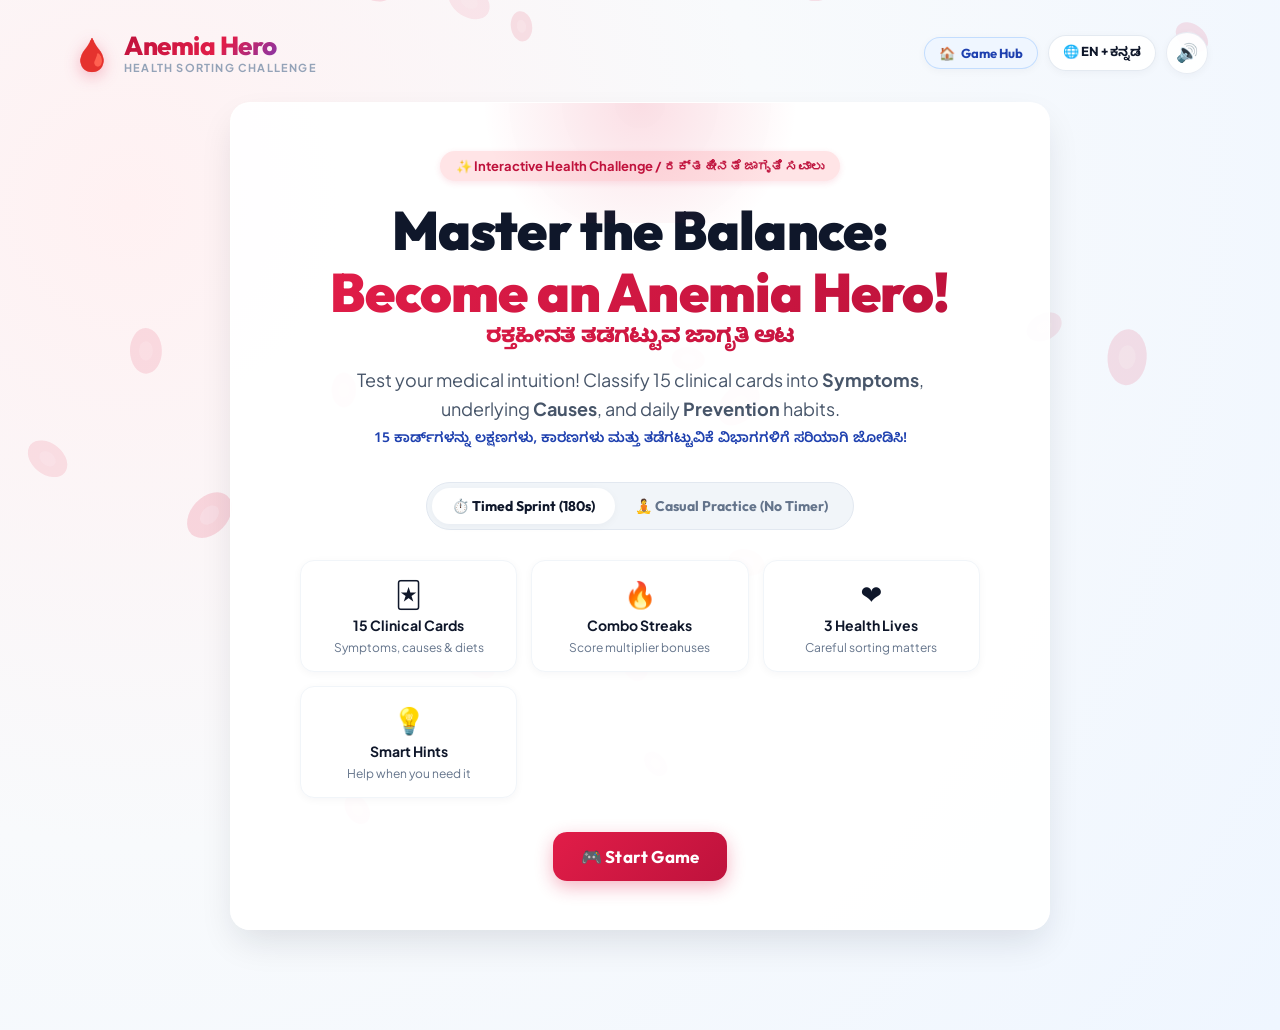
<file: sorting-game.html>
<!DOCTYPE html>
<html lang="en">
<head>
  <meta charset="UTF-8">
  <meta name="viewport" content="width=device-width, initial-scale=1.0">
  <title>Anemia Hero — Health Sorting Challenge</title>
  <link rel="preconnect" href="https://fonts.googleapis.com">
  <link rel="preconnect" href="https://fonts.gstatic.com" crossorigin>
  <link href="https://fonts.googleapis.com/css2?family=Noto+Sans+Kannada:wght@400;500;600;700;800&family=Outfit:wght@400;500;600;700;800;900&family=Plus+Jakarta+Sans:wght@400;500;600;700;800&display=swap" rel="stylesheet">
  <link rel="stylesheet" href="style.css">
</head>
<body>
  <!-- Ambient floating red blood cells background -->
  <canvas id="ambientCanvas"></canvas>
  <!-- Confetti canvas for victory celebration -->
  <canvas id="confettiCanvas"></canvas>

  <div class="app">
    <!-- Top Branding & Navigation Bar -->
    <header class="brand-bar">
      <div class="brand-logo">
        <span class="logo-icon">🩸</span>
        <div>
          <h1 class="brand-title">Anemia Hero</h1>
          <p class="brand-subtitle">Health Sorting Challenge</p>
        </div>
      </div>
      <div class="nav-actions">
        <a href="index.html" class="hub-link-btn" title="Back to Game Portal">🏠 <span>Game Hub</span></a>
        <button id="langToggle" class="lang-toggle-btn" title="Toggle Language Mode">🌐 EN + ಕನ್ನಡ</button>
        <button id="soundToggle" class="icon-btn" title="Toggle Sound" aria-label="Toggle Sound">🔊</button>
      </div>
    </header>

    <!-- START SCREEN -->
    <section id="startScreen" class="screen active">
      <div class="start-container">
        <div class="hero-badge">✨ Interactive Health Challenge / ರಕ್ತಹೀನತೆ ಜಾಗೃತಿ ಸವಾಲು</div>
        <h2 class="start-title">Master the Balance:<br><span>Become an Anemia Hero!</span><br><span style="font-size:22px; font-family:'Noto Sans Kannada'; font-weight:800; color:#1e40af; display:block; margin-top:4px;">ರಕ್ತಹೀನತೆ ತಡೆಗಟ್ಟುವ ಜಾಗೃತಿ ಆಟ</span></h2>
        <p class="start-desc">
          Test your medical intuition! Classify 15 clinical cards into <b>Symptoms</b>, underlying <b>Causes</b>, and daily <b>Prevention</b> habits.<br>
          <span style="font-family:'Noto Sans Kannada'; color:#1e40af; font-size:14px; font-weight:600; display:block; margin-top:6px;">15 ಕಾರ್ಡ್‌ಗಳನ್ನು ಲಕ್ಷಣಗಳು, ಕಾರಣಗಳು ಮತ್ತು ತಡೆಗಟ್ಟುವಿಕೆ ವಿಭಾಗಗಳಿಗೆ ಸರಿಯಾಗಿ ಜೋಡಿಸಿ!</span>
        </p>

        <!-- Mode selector -->
        <div class="mode-select-wrap">
          <button class="mode-btn active" id="modeTimed" data-mode="timed">⏱️ Timed Sprint (180s)</button>
          <button class="mode-btn" id="modeZen" data-mode="zen">🧘 Casual Practice (No Timer)</button>
        </div>

        <div class="features-grid">
          <div class="feature-card">
            <span class="feature-icon">🃏</span>
            <span class="feature-title">15 Clinical Cards</span>
            <span class="feature-subtitle">Symptoms, causes & diets</span>
          </div>
          <div class="feature-card">
            <span class="feature-icon">🔥</span>
            <span class="feature-title">Combo Streaks</span>
            <span class="feature-subtitle">Score multiplier bonuses</span>
          </div>
          <div class="feature-card">
            <span class="feature-icon">❤️</span>
            <span class="feature-title">3 Health Lives</span>
            <span class="feature-subtitle">Careful sorting matters</span>
          </div>
          <div class="feature-card">
            <span class="feature-icon">💡</span>
            <span class="feature-title">Smart Hints</span>
            <span class="feature-subtitle">Help when you need it</span>
          </div>
        </div>

        <button class="btn" id="startBtn">
          <span>🎮 Start Game</span>
        </button>
      </div>
    </section>

    <!-- GAMEPLAY SCREEN -->
    <section id="gameScreen" class="screen">
      <!-- Status & Stats Bar -->
      <div class="game-header">
        <div class="game-stats-row">
          <div class="stats-group">
            <div class="stat-pill">⭐ <span class="stat-value" id="scoreVal">0</span></div>
            <div class="stat-pill streak" id="streakPill">🔥 <span class="stat-value" id="streakVal">Streak 0</span></div>
            <div class="stat-pill" id="livesPill">❤️ <span class="stat-value" id="livesVal">❤️❤️❤️</span></div>
          </div>
          <div class="stats-group">
            <div class="stat-pill" id="timerPill">⏱️ <span class="stat-value" id="timerVal">180s</span></div>
            <div class="stat-pill">📋 <span class="stat-value" id="remainingVal">15 cards left</span></div>
          </div>
        </div>
        <div class="timer-track" id="timerTrack">
          <div class="timer-fill" id="timerBar"></div>
        </div>
      </div>

      <!-- Mission helper banner -->
      <div class="mission-banner">
        <div class="mission-text" id="missionText">
          🎮 <b>Mission / ಗುರಿ:</b> Drag each card into the matching category, or tap a card then tap the category.<br>
          <span class="mission-kn">ಪ್ರತಿಯೊಂದು ಕಾರ್ಡ್ ಅನ್ನು ಸರಿಯಾದ ವಿಭಾಗಕ್ಕೆ ಎಳೆಯಿರಿ ಅಥವಾ ಮುಟ್ಟಿ ಆಯ್ಕೆಮಾಡಿ.</span>
        </div>
        <button class="hint-btn" id="hintBtn">💡 Hint (<span id="hintsLeft">2</span> left)</button>
      </div>

      <!-- Active Card Spotlight (Mobile One-Tap Quick Mode) -->
      <div class="mobile-spotlight-card" id="mobileSpotlightCard">
        <div class="spotlight-top-badge">🎯 Current Card / ಪ್ರಸ್ತುತ ಕಾರ್ಡ್</div>
        <div class="spotlight-main">
          <span class="spotlight-icon" id="spotlightIcon">😮‍💨</span>
          <div class="spotlight-info">
            <h3 class="spotlight-title" id="spotlightTitle">Shortness of breath</h3>
            <p class="spotlight-kn" id="spotlightKn">ಉಸಿರಾಟದ ತೊಂದರೆ</p>
            <p class="spotlight-hint" id="spotlightHint">Tap a category below 👇 or swipe</p>
          </div>
        </div>
        <div class="spotlight-swipe-guide">
          <span>👈 Left: Symptoms / ಲಕ್ಷಣಗಳು</span>
          <span>☝️ Up: Causes / ಕಾರಣಗಳು</span>
          <span>Right: Prevention / ತಡೆಗಟ್ಟುವಿಕೆ 👉</span>
        </div>
      </div>

      <!-- Unsorted Cards Section -->
      <div class="cards-section-title">
        <h4><span>🃏 Cards to Classify</span></h4>
        <span class="cards-count-badge" id="cardBadge">15 remaining</span>
      </div>
      <div id="cardsContainer" class="cards-grid"></div>

      <!-- Mobile Placed Drawer Toggle -->
      <div class="mobile-placed-toggle">
        <button class="btn secondary" id="togglePlacedBtn" type="button">
          📋 View Placed Cards (<span id="placedTotalBadge">0</span>/15) ▼
        </button>
      </div>

      <!-- Drop Zones -->
      <div class="zones-grid" id="zonesGrid">
        <!-- Symptoms -->
        <section class="zone symptoms" data-zone="symptoms" id="zone-symptoms">
          <div class="zone-header">
            <div class="zone-title-wrap">
              <h3 class="zone-title">🔴 Symptoms <span class="kn-sub">/ ಲಕ್ಷಣಗಳು</span></h3>
              <p class="zone-desc">Physical sensations / ರೋಗಿಯು ಅನುಭವಿಸುವ ಲಕ್ಷಣಗಳು</p>
            </div>
            <span class="zone-counter" id="counter-symptoms">0 / 7</span>
          </div>
          <div class="placed-tray"></div>
        </section>

        <!-- Causes & Reasons -->
        <section class="zone reasons" data-zone="reasons" id="zone-reasons">
          <div class="zone-header">
            <div class="zone-title-wrap">
              <h3 class="zone-title">🟣 Causes & Reasons <span class="kn-sub">/ ಕಾರಣಗಳು</span></h3>
              <p class="zone-desc">Nutritional deficiencies & medical factors / ರಕ್ತಹೀನತೆಗೆ ಕಾರಣಗಳು</p>
            </div>
            <span class="zone-counter" id="counter-reasons">0 / 5</span>
          </div>
          <div class="placed-tray"></div>
        </section>

        <!-- Prevention -->
        <section class="zone prevention" data-zone="prevention" id="zone-prevention">
          <div class="zone-header">
            <div class="zone-title-wrap">
              <h3 class="zone-title">🟢 Prevention <span class="kn-sub">/ ತಡೆಗಟ್ಟುವಿಕೆ</span></h3>
              <p class="zone-desc">Healthy diets, iron enhancers & care / ತಡೆಗಟ್ಟುವ ಆಹಾರ ಮತ್ತು ಕ್ರಮಗಳು</p>
            </div>
            <span class="zone-counter" id="counter-prevention">0 / 3</span>
          </div>
          <div class="placed-tray"></div>
        </section>
      </div>

      <!-- Feedback message toast -->
      <div id="gameMsg" class="game-message"></div>

      <!-- Controls -->
      <div class="game-controls">
        <button class="btn secondary" id="restartBtn">↻ Restart Game</button>
      </div>

      <!-- Fixed Sticky Bottom Category Dock (Mobile Quick Sort) -->
      <div class="mobile-category-dock" id="mobileCategoryDock">
        <div class="dock-prompt-bar">
          <span>One-Tap Quick Sort:</span>
          <span class="dock-prompt-text" id="dockPromptText">Select Category</span>
        </div>
        <div class="dock-buttons-row">
          <button type="button" class="dock-cat-btn symptoms" data-zone="symptoms" id="dockBtn-symptoms">
            <span class="btn-icon">🔴</span>
            <span class="btn-name">Symptoms <small class="btn-kn">ಲಕ್ಷಣಗಳು</small></span>
            <span class="btn-count" id="mCount-symptoms">0/7</span>
          </button>
          <button type="button" class="dock-cat-btn reasons" data-zone="reasons" id="dockBtn-reasons">
            <span class="btn-icon">🟣</span>
            <span class="btn-name">Causes <small class="btn-kn">ಕಾರಣಗಳು</small></span>
            <span class="btn-count" id="mCount-reasons">0/5</span>
          </button>
          <button type="button" class="dock-cat-btn prevention" data-zone="prevention" id="dockBtn-prevention">
            <span class="btn-icon">🟢</span>
            <span class="btn-name">Prevention <small class="btn-kn">ತಡೆಗಟ್ಟುವಿಕೆ</small></span>
            <span class="btn-count" id="mCount-prevention">0/3</span>
          </button>
        </div>
      </div>
    </section>

    <!-- RESULT SCREEN -->
    <section id="resultScreen" class="screen">
      <div class="result-container">
        <div class="result-trophy" id="resultEmoji">🏆</div>
        <h2 class="result-title" id="resultHeading">Spectacular Victory!</h2>
        <div class="result-stars" id="resultStars">⭐⭐⭐</div>

        <div class="score-banner">
          <div class="score-label">Final Score</div>
          <div class="score-number" id="finalScoreVal">0</div>
          <div class="high-score-tag" id="highScoreTag">🏆 Best Score: <span id="bestScoreVal">0</span></div>
        </div>

        <div class="result-stats-grid">
          <div class="result-stat-box">
            <div class="result-stat-val" id="statAccuracy">100%</div>
            <div class="result-stat-lbl">Accuracy</div>
          </div>
          <div class="result-stat-box">
            <div class="result-stat-val" id="statMaxStreak">0</div>
            <div class="result-stat-lbl">Max Streak</div>
          </div>
          <div class="result-stat-box">
            <div class="result-stat-val" id="statTimeTaken">0s</div>
            <div class="result-stat-lbl">Time Taken</div>
          </div>
        </div>

        <!-- Educational summary review of all cards -->
        <div class="review-section">
          <h3>📖 Clinical Knowledge Guide</h3>
          <p style="font-size: 13px; color: #64748b; margin-bottom: 14px;">Here is the medical breakdown of the items from your game:</p>
          <div id="reviewList"></div>
        </div>

        <div style="display: flex; justify-content: center; gap: 14px; flex-wrap: wrap;">
          <button class="btn" id="playAgainBtn"><span>🔄 Play Again</span></button>
          <a href="index.html" class="btn secondary" style="text-decoration: none; display: inline-flex; align-items: center; justify-content: center;"><span>🏠 Games Portal</span></a>
        </div>
      </div>
    </section>
  </div>

  <!-- Educational Factoid Modal -->
  <div id="factModal" class="fact-modal-backdrop">
    <div class="fact-modal">
      <div class="fact-icon" id="modalIcon">💡</div>
      <h3 class="fact-title" id="modalTitle">Item Title</h3>
      <div class="fact-category-tag" id="modalCategoryTag">Category</div>
      <p class="fact-body" id="modalBody">Medical factoid detail.</p>
      <button class="btn secondary" style="width: 100%;" id="closeModalBtn">Got it!</button>
    </div>
  </div>

  <script>
    /* =========================================================================
       1. GAME DATA: Items with Clinical Context & Categorization
       ========================================================================= */
    const items = [
      {
        id: "shortness_breath",
        text: "Shortness of breath",
        kn: "ಉಸಿರಾಟದ ತೊಂದರೆ",
        icon: "😮‍💨",
        category: "symptoms",
        fact: "Tissues and vital organs receive inadequate oxygen due to low hemoglobin, causing rapid respiratory compensation.",
        factKn: "ಕಡಿಮೆ ಹಿಮೋಗ್ಲೋಬಿನ್ ಕಾರಣ ಅಂಗಾಂಶಗಳಿಗೆ ಆಮ್ಲಜನಕದ ಕೊರತೆಯಾಗಿ ಉಸಿರಾಟ ವೇಗವಾಗುತ್ತದೆ."
      },
      {
        id: "fast_heartbeat",
        text: "Fast heartbeat",
        kn: "ಹೃದಯ ಬಡಿತ ವೇಗವಾಗುವುದು",
        icon: "💗",
        category: "symptoms",
        fact: "The heart accelerates (tachycardia) to pump larger volumes of blood to compensate for deficient oxygen delivery.",
        factKn: "ಆಮ್ಲಜನಕದ ಕೊರತೆಯನ್ನು ನೀಗಿಸಲು ಹೃದಯವು ರಕ್ತವನ್ನು ವೇಗವಾಗಿ ಪಂಪ್ ಮಾಡುತ್ತದೆ."
      },
      {
        id: "feeling_weak",
        text: "Feeling weak",
        kn: "ದೌರ್ಬಲ್ಯ ಅನುಭವಿಸುವುದು",
        icon: "🪫",
        category: "symptoms",
        fact: "Skeletal muscles are deprived of cellular oxygen, impairing mitochondrial ATP energy production.",
        factKn: "ಸ್ನಾಯುಗಳಿಗೆ ಆಮ್ಲಜನಕದ ಕೊರತೆಯಾಗಿ ಶಕ್ತಿ ಉತ್ಪಾದನೆ ಕುಂಠಿತಗೊಂಡು ಸುಸ್ತು ಉಂಟಾಗುತ್ತದೆ."
      },
      {
        id: "difficulty_concentrating",
        text: "Difficulty concentrating",
        kn: "ಗಮನ ಕೇಂದ್ರೀಕರಿಸಲು ಕಷ್ಟವಾಗುವುದು",
        icon: "🧠",
        category: "symptoms",
        fact: "Reduced cerebral oxygen perfusion manifests as brain fog, poor memory retention, and low attention span.",
        factKn: "ಮೆದುಳಿಗೆ ಆಮ್ಲಜನಕ ಪೂರೈಕೆ ಕಡಿಮೆಯಾಗಿ ಏಕಾಗ್ರತೆ ಮತ್ತು ನೆನಪಿನ ಶಕ್ತಿ ಕುಂಠಿತವಾಗುತ್ತದೆ."
      },
      {
        id: "tired_small_activity",
        text: "Tired after small activity",
        kn: "ಸ್ವಲ್ಪ ಕೆಲಸ ಮಾಡಿದರೂ ದಣಿವಾಗುವುದು",
        icon: "🏃",
        category: "symptoms",
        fact: "Extreme exhaustion sets in even after trivial physical tasks because stamina reserve is severely depleted.",
        factKn: "ದೇಹದಲ್ಲಿ ಶಕ್ತಿಯ ಕೊರತೆಯಿಂದ ಸಣ್ಣ ಕೆಲಸಗಳನ್ನು ಮಾಡಿದರೂ ಅತಿಯಾದ ಆಯಾಸವಾಗುತ್ತದೆ."
      },
      {
        id: "brittle_nails",
        text: "Brittle nails",
        kn: "ಉಗುರುಗಳು ಸುಲಭವಾಗಿ ಮುರಿಯುವುದು",
        icon: "💅",
        category: "symptoms",
        fact: "Iron deficiency causes impaired keratin synthesis, leading to thin, brittle, or spoon-shaped nails (koilonychia).",
        factKn: "ಕಬ್ಬಿಣಾಂಶದ ಕೊರತೆಯಿಂದ ಉಗುರುಗಳು ತೆಳುವಾಗಿ, ಸುಲಭವಾಗಿ ಮುರಿಯುತ್ತವೆ (ಕೊಯಿಲೋನಿಕಿಯಾ)."
      },
      {
        id: "pica_cravings",
        text: "Pica / craving non-food items",
        kn: "ಆಹಾರವಲ್ಲದ ವಸ್ತುಗಳನ್ನು ತಿನ್ನಬೇಕೆಂಬ ಬಯಕೆ (ಪಿಕಾ)",
        icon: "🧊",
        category: "symptoms",
        fact: "Severe iron deficiency often triggers compulsive cravings for ice (pagophagia), chalk, starch, or soil.",
        factKn: "ತೀವ್ರ ರಕ್ತಹೀನತೆಯು ಮಂಜುಗಡ್ಡೆ, ಮಣ್ಣು, ಸೀಮೆಸುಣ್ಣ ತಿನ್ನುವ ತೀವ್ರ ಹಂಬಲವನ್ನು ಉಂಟುಮಾಡುತ್ತದೆ."
      },
      {
        id: "heavy_bleeding",
        text: "Heavy menstrual bleeding",
        kn: "ಅತಿಯಾದ ಮುಟ್ಟಿನ ರಕ್ತಸ್ರಾವ",
        icon: "🩸",
        category: "reasons",
        fact: "Menorrhagia produces recurrent blood loss exceeding iron replenishment, making it a leading cause of anemia in women.",
        factKn: "ಹೆಚ್ಚಿನ ರಕ್ತಸ್ರಾವದಿಂದ ದೇಹದಲ್ಲಿನ ಕಬ್ಬಿಣದ ಅಂಶ ಕಡಿಮೆಯಾಗಿ ರಕ್ತಹೀನತೆಗೆ ಕಾರಣವಾಗುತ್ತದೆ."
      },
      {
        id: "low_iron_intake",
        text: "Low iron intake",
        kn: "ಆಹಾರದಲ್ಲಿ ಕಬ್ಬಿಣಾಂಶ ಕಡಿಮೆ ಇರುವುದು",
        icon: "🥗",
        category: "reasons",
        fact: "Diets deficient in iron-dense food staples fail to meet the daily metabolic requirements of the bone marrow.",
        factKn: "ದೈನಂದಿನ ಆಹಾರದಲ್ಲಿ ಕಬ್ಬಿಣಾಂಶಯುಕ್ತ ಆಹಾರಗಳ ಕೊರತೆಯು ಕೆಂಪು ರಕ್ತಕಣಗಳ ಉತ್ಪಾದನೆ ಕುಂಠಿತಗೊಳಿಸುತ್ತದೆ."
      },
      {
        id: "b12_deficiency",
        text: "Vitamin B12 deficiency",
        kn: "ವಿಟಮಿನ್ B12 ಕೊರತೆ",
        icon: "🧬",
        category: "reasons",
        fact: "Vitamin B12 is essential for DNA synthesis during erythrocyte division; its absence causes megaloblastic anemia.",
        factKn: "ವಿಟಮಿನ್ B12 ಕೊರತೆಯು ಆರೋಗ್ಯಕರ ಕೆಂಪು ರಕ್ತಕಣಗಳ ಬೆಳವಣಿಗೆಗೆ ಅಡ್ಡಿಯಾಗುತ್ತದೆ."
      },
      {
        id: "folate_deficiency",
        text: "Folate deficiency",
        kn: "ಫೋಲೇಟ್ ಕೊರತೆ",
        icon: "🥦",
        category: "reasons",
        fact: "Folate (Vitamin B9) is required for rapid red blood cell maturation. Deficiency results in abnormally enlarged cells.",
        factKn: "ಫೋಲೇಟ್ (ವಿಟಮಿನ್ B9) ಕೊರತೆಯಿಂದ ರಕ್ತಕಣಗಳ ಪಕ್ವತೆ ಕಡಿಮೆಯಾಗುತ್ತದೆ."
      },
      {
        id: "long_term_illness",
        text: "Long-term illness",
        kn: "ದೀರ್ಘಕಾಲದ ಅನಾರೋಗ್ಯ",
        icon: "🏥",
        category: "reasons",
        fact: "Chronic inflammatory illnesses trigger hepcidin elevation, which locks iron within storage macrophages.",
        factKn: "ದೀರ್ಘಕಾಲದ ಕಾಯಿಲೆಗಳು ರಕ್ತಕಣಗಳ ನೈಸರ್ಗಿಕ ಉತ್ಪಾದನೆಯನ್ನು ಕುಂಠಿತಗೊಳಿಸುತ್ತವೆ."
      },
      {
        id: "eat_iron_rich",
        text: "Eat iron-rich foods",
        kn: "ಕಬ್ಬಿಣಾಂಶ ಸಮೃದ್ಧ ಆಹಾರ ಸೇವಿಸಿ",
        icon: "🥬",
        category: "prevention",
        fact: "Consuming dark leafy greens, legumes, dates, poultry, and fortified cereals replenishes ferritin storage levels.",
        factKn: "ಹಸಿರು ಸೊಪ್ಪುಗಳು, ಕಾಳುಗಳು, ಖರ್ಜೂರ ಮತ್ತು ಬೆಲ್ಲ ಸೇವನೆಯು ರಕ್ತದಲ್ಲಿ ಕಬ್ಬಿಣವನ್ನು ಹೆಚ್ಚಿಸುತ್ತದೆ."
      },
      {
        id: "iron_advised",
        text: "Take iron only when advised",
        kn: "ಆರೋಗ್ಯ ಕಾರ್ಯಕರ್ತರ ಸಲಹೆಯಂತೆ ಮಾತ್ರ ಕಬ್ಬಿಣದ ಮಾತ್ರೆಗಳನ್ನು ತೆಗೆದುಕೊಳ್ಳಿ",
        icon: "💊",
        category: "prevention",
        fact: "Iron supplementation requires accurate clinical dosing to prevent toxicity or gastrointestinal side effects.",
        factKn: "ವೈದ್ಯರು ಅಥವಾ ಆರೋಗ್ಯ ಕಾರ್ಯಕರ್ತರ ಸೂಕ್ತ ಸಲಹೆಯ ಮೇರೆಗೆ ಮಾತ್ರ ಮಾತ್ರೆಗಳನ್ನು ತೆಗೆದುಕೊಳ್ಳಬೇಕು."
      },
      {
        id: "vit_c_iron",
        text: "Eat vitamin-C-rich foods with iron",
        kn: "ಕಬ್ಬಿಣಾಂಶಯುಕ್ತ ಆಹಾರದ ಜೊತೆಗೆ ವಿಟಮಿನ್ C ಸಮೃದ್ಧ ಆಹಾರ ಸೇವಿಸಿ",
        icon: "🍊",
        category: "prevention",
        fact: "Ascorbic acid (Vitamin C) reduces non-heme ferric iron (Fe3+) into soluble ferrous iron (Fe2+), boosting gut absorption by up to 3x.",
        factKn: "ನೆಲ್ಲಿಕಾಯಿ, ಕಿತ್ತಳೆ, ನಿಂಬೆಯಂತಹ ವಿಟಮಿನ್ C ಆಹಾರಗಳು ಕಬ್ಬಿಣಾಂಶವನ್ನು ದೇಹವು ಹೀರಿಕೊಳ್ಳಲು ನೆರವಾಗುತ್ತವೆ."
      }
    ];

    const categoryMeta = {
      symptoms: { name: "Symptoms", kn: "ಲಕ್ಷಣಗಳು", color: "#e11d48", total: 7 },
      reasons: { name: "Causes & Reasons", kn: "ಕಾರಣಗಳು", color: "#7c3aed", total: 5 },
      prevention: { name: "Prevention", kn: "ತಡೆಗಟ್ಟುವಿಕೆ", color: "#059669", total: 3 }
    };

    /* =========================================================================
       2. WEB AUDIO SYNTHESIZER (No external audio files needed!)
       ========================================================================= */
    class SoundEngine {
      constructor() {
        this.ctx = null;
        this.muted = localStorage.getItem("anemia_hero_muted") === "true";
      }

      init() {
        if (!this.ctx) {
          const AudioContext = window.AudioContext || window.webkitAudioContext;
          if (AudioContext) this.ctx = new AudioContext();
        }
        if (this.ctx && this.ctx.state === "suspended") {
          this.ctx.resume();
        }
      }

      toggleMute() {
        this.muted = !this.muted;
        localStorage.setItem("anemia_hero_muted", this.muted);
        return !this.muted;
      }

      playTone(freq, type = "sine", duration = 0.12, gainVal = 0.08) {
        if (this.muted) return;
        this.init();
        if (!this.ctx) return;
        try {
          const osc = this.ctx.createOscillator();
          const gain = this.ctx.createGain();
          osc.type = type;
          osc.frequency.setValueAtTime(freq, this.ctx.currentTime);
          gain.gain.setValueAtTime(gainVal, this.ctx.currentTime);
          gain.gain.exponentialRampToValueAtTime(0.0001, this.ctx.currentTime + duration);
          osc.connect(gain);
          gain.connect(this.ctx.destination);
          osc.start();
          osc.stop(this.ctx.currentTime + duration);
        } catch(e) {}
      }

      playSuccess(streak = 0) {
        if (this.muted) return;
        this.init();
        if (!this.ctx) return;
        // Arpeggiated cheerful chime
        const base = 523.25; // C5
        const streakBonus = Math.min(streak * 30, 200);
        const notes = [base + streakBonus, (base * 1.25) + streakBonus, (base * 1.5) + streakBonus];
        notes.forEach((freq, idx) => {
          setTimeout(() => {
            this.playTone(freq, "triangle", 0.15, 0.07);
          }, idx * 45);
        });
      }

      playStreakMilestone() {
        if (this.muted) return;
        this.init();
        if (!this.ctx) return;
        [523, 659, 784, 1046].forEach((freq, i) => {
          setTimeout(() => this.playTone(freq, "sine", 0.22, 0.09), i * 60);
        });
      }

      playError() {
        if (this.muted) return;
        this.init();
        if (!this.ctx) return;
        try {
          const osc = this.ctx.createOscillator();
          const gain = this.ctx.createGain();
          osc.type = "sawtooth";
          osc.frequency.setValueAtTime(160, this.ctx.currentTime);
          osc.frequency.exponentialRampToValueAtTime(80, this.ctx.currentTime + 0.22);
          gain.gain.setValueAtTime(0.09, this.ctx.currentTime);
          gain.gain.exponentialRampToValueAtTime(0.0001, this.ctx.currentTime + 0.22);
          osc.connect(gain);
          gain.connect(this.ctx.destination);
          osc.start();
          osc.stop(this.ctx.currentTime + 0.22);
        } catch(e) {}
      }

      playSelect() {
        this.playTone(700, "sine", 0.04, 0.03);
      }

      playFanfare() {
        if (this.muted) return;
        this.init();
        if (!this.ctx) return;
        const fanfare = [
          { f: 523.25, d: 0.12, t: 0 },
          { f: 659.25, d: 0.12, t: 120 },
          { f: 783.99, d: 0.15, t: 240 },
          { f: 1046.50, d: 0.35, t: 380 }
        ];
        fanfare.forEach(n => {
          setTimeout(() => this.playTone(n.f, "triangle", n.d, 0.1), n.t);
        });
      }
    }

    const sound = new SoundEngine();

    /* =========================================================================
       3. CANVAS PARTICLES & CONFETTI ENGINE
       ========================================================================= */
    const ambientCanvas = document.getElementById("ambientCanvas");
    const actx = ambientCanvas.getContext("2d");
    let bloodCells = [];

    function resizeCanvas() {
      ambientCanvas.width = window.innerWidth;
      ambientCanvas.height = window.innerHeight;
    }
    window.addEventListener("resize", resizeCanvas);
    resizeCanvas();

    class BloodCell {
      constructor() {
        this.reset();
      }
      reset() {
        this.x = Math.random() * ambientCanvas.width;
        this.y = ambientCanvas.height + Math.random() * 80;
        this.radius = 12 + Math.random() * 18;
        this.speedY = 0.3 + Math.random() * 0.6;
        this.speedX = Math.sin(Math.random() * Math.PI) * 0.4;
        this.angle = Math.random() * Math.PI * 2;
        this.rotationSpeed = (Math.random() - 0.5) * 0.015;
        this.opacity = 0.12 + Math.random() * 0.18;
      }
      update() {
        this.y -= this.speedY;
        this.x += this.speedX;
        this.angle += this.rotationSpeed;
        if (this.y < -50) this.reset();
      }
      draw() {
        actx.save();
        actx.translate(this.x, this.y);
        actx.rotate(this.angle);
        actx.beginPath();
        // Draw red blood cell biconcave disk
        actx.fillStyle = `rgba(225, 29, 72, ${this.opacity})`;
        actx.ellipse(0, 0, this.radius, this.radius * 0.7, 0, 0, Math.PI * 2);
        actx.fill();
        // Inner dimple
        actx.beginPath();
        actx.fillStyle = `rgba(255, 255, 255, ${this.opacity * 0.8})`;
        actx.ellipse(0, 0, this.radius * 0.42, this.radius * 0.3, 0, 0, Math.PI * 2);
        actx.fill();
        actx.restore();
      }
    }

    for (let i = 0; i < 18; i++) {
      const cell = new BloodCell();
      cell.y = Math.random() * ambientCanvas.height;
      bloodCells.push(cell);
    }

    function animateAmbient() {
      actx.clearRect(0, 0, ambientCanvas.width, ambientCanvas.height);
      bloodCells.forEach(cell => {
        cell.update();
        cell.draw();
      });
      requestAnimationFrame(animateAmbient);
    }
    animateAmbient();

    // Confetti System
    const confettiCanvas = document.getElementById("confettiCanvas");
    const cctx = confettiCanvas.getContext("2d");
    let confettiParticles = [];
    let confettiAnimId = null;

    function resizeConfetti() {
      confettiCanvas.width = window.innerWidth;
      confettiCanvas.height = window.innerHeight;
    }
    window.addEventListener("resize", resizeConfetti);
    resizeConfetti();

    function fireConfetti(count = 70) {
      const colors = ["#e11d48", "#f43f5e", "#7c3aed", "#a855f7", "#10b981", "#34d399", "#f59e0b", "#3b82f6"];
      for (let i = 0; i < count; i++) {
        confettiParticles.push({
          x: confettiCanvas.width / 2 + (Math.random() - 0.5) * 200,
          y: confettiCanvas.height / 2 - 50,
          w: 8 + Math.random() * 8,
          h: 6 + Math.random() * 6,
          color: colors[Math.floor(Math.random() * colors.length)],
          vx: (Math.random() - 0.5) * 16,
          vy: -8 - Math.random() * 12,
          rotation: Math.random() * 360,
          rotationSpeed: (Math.random() - 0.5) * 18,
          gravity: 0.35,
          opacity: 1
        });
      }
      if (!confettiAnimId) {
        animateConfetti();
      }
    }

    function animateConfetti() {
      cctx.clearRect(0, 0, confettiCanvas.width, confettiCanvas.height);
      confettiParticles.forEach((p, idx) => {
        p.vy += p.gravity;
        p.x += p.vx;
        p.y += p.vy;
        p.rotation += p.rotationSpeed;
        p.opacity -= 0.008;

        cctx.save();
        cctx.translate(p.x, p.y);
        cctx.rotate((p.rotation * Math.PI) / 180);
        cctx.fillStyle = p.color;
        cctx.globalAlpha = Math.max(p.opacity, 0);
        cctx.fillRect(-p.w / 2, -p.h / 2, p.w, p.h);
        cctx.restore();

        if (p.opacity <= 0 || p.y > confettiCanvas.height + 50) {
          confettiParticles.splice(idx, 1);
        }
      });

      if (confettiParticles.length > 0) {
        confettiAnimId = requestAnimationFrame(animateConfetti);
      } else {
        confettiAnimId = null;
        cctx.clearRect(0, 0, confettiCanvas.width, confettiCanvas.height);
      }
    }

    /* =========================================================================
       4. GAME STATE & DOM CONTROLLERS
       ========================================================================= */
    const $ = id => document.getElementById(id);

    let gameMode = "timed"; // "timed" or "zen"
    let score = 0;
    let lives = 3;
    let streak = 0;
    let maxStreak = 0;
    let totalAttempts = 0;
    let correctPlacements = 0;
    const TOTAL_TIME = 180;
    let remainingCards = 15;
    let selectedElement = null;
    let timeLeft = TOTAL_TIME;
    let timerInterval = null;
    let startTime = 0;
    let hintsRemaining = 2;

    const zoneCounts = {
      symptoms: 0,
      reasons: 0,
      prevention: 0
    };

    // Initialize audio icon
    $("soundToggle").textContent = sound.muted ? "🔇" : "🔊";
    $("soundToggle").addEventListener("click", () => {
      const active = sound.toggleMute();
      $("soundToggle").textContent = active ? "🔊" : "🔇";
      if (active) sound.playSelect();
    });

    // Screen switching
    function showScreen(screenId) {
      document.querySelectorAll(".screen").forEach(s => s.classList.remove("active"));
      $(screenId).classList.add("active");
      window.scrollTo({ top: 0, behavior: "smooth" });
    }

    // Mode Selection Buttons
    $("modeTimed").addEventListener("click", () => {
      gameMode = "timed";
      $("modeTimed").classList.add("active");
      $("modeZen").classList.remove("active");
      sound.playSelect();
    });

    $("modeZen").addEventListener("click", () => {
      gameMode = "zen";
      $("modeZen").classList.add("active");
      $("modeTimed").classList.remove("active");
      sound.playSelect();
    });

    // Floating score popup
    function createScorePopup(text, x, y, isStreak = false) {
      const pop = document.createElement("div");
      pop.className = "floating-score";
      pop.textContent = text;
      if (isStreak) {
        pop.style.color = "#f59e0b";
        pop.style.fontSize = "26px";
      }
      pop.style.left = `${x}px`;
      pop.style.top = `${y}px`;
      document.body.appendChild(pop);
      setTimeout(() => pop.remove(), 950);
    }

    // Shuffle Array Utility
    function shuffle(array) {
      const arr = [...array];
      for (let i = arr.length - 1; i > 0; i--) {
        const j = Math.floor(Math.random() * (i + 1));
        [arr[i], arr[j]] = [arr[j], arr[i]];
      }
      return arr;
    }

    // Update Category Counters
    function updateCategoryUI() {
      ["symptoms", "reasons", "prevention"].forEach(cat => {
        const count = zoneCounts[cat];
        const total = categoryMeta[cat].total;
        const counterEl = $(`counter-${cat}`);
        const zoneEl = $(`zone-${cat}`);
        const mCountEl = $(`mCount-${cat}`);

        if (count >= total) {
          counterEl.textContent = `✓ COMPLETED (${count}/${total})`;
          zoneEl.classList.add("completed");
          if (mCountEl) mCountEl.textContent = `✓ ${count}/${total}`;
        } else {
          counterEl.textContent = `${count} / ${total}`;
          zoneEl.classList.remove("completed");
          if (mCountEl) mCountEl.textContent = `${count}/${total}`;
        }
      });
      if ($("placedTotalBadge")) $("placedTotalBadge").textContent = correctPlacements;
    }

    // Mobile Selection & Spotlight Controllers
    function selectCard(cardElement) {
      if (!cardElement) {
        selectedElement = null;
        updateMobileSpotlight(null);
        return;
      }
      document.querySelectorAll(".card").forEach(c => c.classList.remove("selected"));
      selectedElement = cardElement;
      cardElement.classList.add("selected");
      try {
        cardElement.scrollIntoView({ behavior: "smooth", block: "nearest", inline: "center" });
      } catch(e) {}

      updateMobileSpotlight(cardElement);
      sound.playSelect();
      $("gameMsg").innerHTML = `Selected: <b>"${cardElement.dataset.text}"</b> — Tap category below!`;
      $("gameMsg").className = "game-message";
    }

    function selectNextAvailableCard() {
      const container = $("cardsContainer");
      if (!container) return;
      const cards = [...container.children];
      if (cards.length > 0) {
        selectCard(cards[0]);
      } else {
        selectCard(null);
      }
    }

    function updateMobileSpotlight(cardElement) {
      const spotlight = $("mobileSpotlightCard");
      const dockPrompt = $("dockPromptText");
      if (!spotlight) return;

      if (cardElement) {
        spotlight.style.opacity = "1";
        $("spotlightIcon").textContent = cardElement.dataset.icon;
        $("spotlightTitle").textContent = cardElement.dataset.text;
        const knEl = $("spotlightKn");
        if (knEl) knEl.textContent = cardElement.dataset.kn || "";
        $("spotlightHint").textContent = "Tap category below 👇 or swipe";
        if (dockPrompt) dockPrompt.textContent = `"${cardElement.dataset.text}"`;
      } else {
        spotlight.style.opacity = "0.5";
        $("spotlightTitle").textContent = "All cards sorted!";
        const knEl = $("spotlightKn");
        if (knEl) knEl.textContent = "ಎಲ್ಲಾ ಕಾರ್ಡ್‌ಗಳನ್ನು ಜೋಡಿಸಲಾಗಿದೆ!";
        $("spotlightHint").textContent = "Great job! / ಅತ್ಯುತ್ತಮ!";
        if (dockPrompt) dockPrompt.textContent = "Done!";
      }
    }

    // START GAME
    function startGame() {
      sound.init();
      sound.playSelect();
      clearInterval(timerInterval);

      // Reset state
      score = 0;
      lives = 3;
      streak = 0;
      maxStreak = 0;
      totalAttempts = 0;
      correctPlacements = 0;
      remainingCards = items.length;
      selectedElement = null;
      timeLeft = TOTAL_TIME;
      hintsRemaining = 2;
      startTime = Date.now();
      zoneCounts.symptoms = 0;
      zoneCounts.reasons = 0;
      zoneCounts.prevention = 0;

      // Update UI elements
      $("scoreVal").textContent = "0";
      $("streakVal").textContent = "Streak 0";
      $("streakPill").classList.remove("active");
      $("livesVal").textContent = "❤️❤️❤️";
      $("remainingVal").textContent = `${remainingCards} cards left`;
      $("cardBadge").textContent = `${remainingCards} remaining`;
      $("hintsLeft").textContent = hintsRemaining;
      $("hintBtn").disabled = false;
      $("gameMsg").textContent = "";
      $("gameMsg").className = "game-message";

      // Reset zones
      document.querySelectorAll(".placed-tray").forEach(tray => tray.innerHTML = "");
      updateCategoryUI();

      // Configure timer track based on mode
      if (gameMode === "zen") {
        $("timerPill").style.display = "none";
        $("timerTrack").style.display = "none";
        $("missionText").innerHTML = "🧘 <b>Casual Mode:</b> Learn at your own pace! Drag or tap cards to sort them.";
      } else {
        $("timerPill").style.display = "inline-flex";
        $("timerTrack").style.display = "block";
        $("timerVal").textContent = `${TOTAL_TIME}s`;
        $("timerBar").style.width = "100%";
        $("timerBar").className = "timer-fill";
        $("missionText").innerHTML = "🎮 <b>Mission:</b> Drag a card into the matching category, or tap a card then tap the category zone.";
      }

      // Render Cards
      const container = $("cardsContainer");
      container.innerHTML = "";
      const shuffled = shuffle(items);

      shuffled.forEach(item => {
        const card = document.createElement("div");
        card.className = "card";
        card.draggable = true;
        card.dataset.id = item.id;
        card.dataset.category = item.category;
        card.dataset.text = item.text;
        card.dataset.kn = item.kn;
        card.dataset.icon = item.icon;
        card.dataset.fact = item.fact;
        card.dataset.factKn = item.factKn;

        card.innerHTML = `
          <span class="card-icon">${item.icon}</span>
          <span class="card-label">${item.text}</span>
          <span class="card-kn">${item.kn}</span>
        `;

        // Desktop Drag events
        card.addEventListener("dragstart", e => {
          e.dataTransfer.setData("text/plain", item.id);
          card.classList.add("dragging");
          sound.playSelect();
        });

        card.addEventListener("dragend", () => {
          card.classList.remove("dragging");
        });

        // Touch / Click selection
        card.addEventListener("click", e => {
          e.stopPropagation();
          selectCard(card);
        });

        container.appendChild(card);
      });

      // Auto-select first card for seamless one-tap flow
      selectNextAvailableCard();

      showScreen("gameScreen");

      // Start countdown if timed
      if (gameMode === "timed") {
        timerInterval = setInterval(() => {
          timeLeft--;
          $("timerVal").textContent = `${timeLeft}s`;
          const pct = Math.max(0, (timeLeft / TOTAL_TIME) * 100);
          $("timerBar").style.width = `${pct}%`;

          if (timeLeft <= 45 && timeLeft > 20) {
            $("timerBar").className = "timer-fill warning";
          } else if (timeLeft <= 20) {
            $("timerBar").className = "timer-fill danger";
          }

          if (timeLeft <= 0) {
            clearInterval(timerInterval);
            endGame(false, "Time's up!");
          }
        }, 1000);
      }
    }

    // DROP & PLACEMENT LOGIC
    function handleDrop(cardElement, targetZoneElement, clientCoords = null) {
      if (!cardElement || !targetZoneElement) return;

      const targetCategory = targetZoneElement.dataset.zone;
      const cardCategory = cardElement.dataset.category;
      totalAttempts++;

      const coords = clientCoords || {
        x: targetZoneElement.getBoundingClientRect().left + targetZoneElement.offsetWidth / 2,
        y: targetZoneElement.getBoundingClientRect().top + 50
      };

      // INCORRECT PLACEMENT
      if (cardCategory !== targetCategory) {
        sound.playError();
        streak = 0;
        $("streakVal").textContent = "Streak 0";
        $("streakPill").classList.remove("active");

        if (gameMode === "timed") {
          lives--;
          $("livesVal").textContent = "❤️".repeat(Math.max(0, lives)) + "🖤".repeat(Math.max(0, 3 - lives));
        }

        const actualMeta = categoryMeta[cardCategory];
        $("gameMsg").innerHTML = `❌ <b>Not quite! / ತಪ್ಪಾಗಿದೆ!</b> "${cardElement.dataset.text} (${cardElement.dataset.kn})" is a <b>${actualMeta.name} / ${actualMeta.kn}</b>.`;
        $("gameMsg").className = "game-message error";

        // Shake card & spotlight
        cardElement.animate([
          { transform: 'translateX(-10px)' },
          { transform: 'translateX(10px)' },
          { transform: 'translateX(-6px)' },
          { transform: 'translateX(6px)' },
          { transform: 'translateX(0)' }
        ], { duration: 320 });

        const spotEl = $("mobileSpotlightCard");
        if (spotEl) {
          spotEl.animate([
            { transform: 'translateX(-8px)' },
            { transform: 'translateX(8px)' },
            { transform: 'translateX(-4px)' },
            { transform: 'translateX(4px)' },
            { transform: 'translateX(0)' }
          ], { duration: 320 });
        }

        if (navigator.vibrate) navigator.vibrate([40, 40, 40]);

        if (lives <= 0 && gameMode === "timed") {
          clearInterval(timerInterval);
          setTimeout(() => endGame(false, "Out of lives!"), 500);
        }
        return;
      }

      // CORRECT PLACEMENT
      streak++;
      if (streak > maxStreak) maxStreak = streak;
      correctPlacements++;

      let pointsGained = 10;
      let streakBonusText = "";

      if (streak >= 3) {
        const bonus = (streak - 2) * 5;
        pointsGained += bonus;
        streakBonusText = ` 🔥 +${bonus} Streak Bonus!`;
        $("streakPill").classList.add("active");
        if (streak % 3 === 0) sound.playStreakMilestone();
      }

      score += pointsGained;
      $("scoreVal").textContent = score;
      $("streakVal").textContent = `Streak ${streak}`;

      sound.playSuccess(streak);
      if (navigator.vibrate) navigator.vibrate([30]);

      // Floating score FX
      createScorePopup(`+${pointsGained}${streakBonusText}`, coords.x, coords.y, streak >= 3);

      // Create mini placed chip
      const mini = document.createElement("span");
      mini.className = "mini-badge";
      mini.innerHTML = `<span>${cardElement.dataset.icon}</span> <span>${cardElement.dataset.text}</span> <span class="mini-kn">(${cardElement.dataset.kn})</span>`;
      mini.title = "Click to read clinical fact";
      mini.addEventListener("click", e => {
        e.stopPropagation();
        openFactModal(cardElement.dataset.text, cardElement.dataset.icon, cardCategory, cardElement.dataset.fact, cardElement.dataset.kn, cardElement.dataset.factKn);
      });

      targetZoneElement.querySelector(".placed-tray").appendChild(mini);

      // Remove active card
      cardElement.remove();
      selectedElement = null;
      remainingCards--;
      zoneCounts[targetCategory]++;
      updateCategoryUI();

      // Automatically advance to next card for zero-scroll flow
      selectNextAvailableCard();

      $("remainingVal").textContent = `${remainingCards} cards left`;
      $("cardBadge").textContent = `${remainingCards} remaining`;
      $("gameMsg").innerHTML = `✅ <b>Correct! / ಸರಿ!</b> "${cardElement.dataset.text} (${cardElement.dataset.kn})" sorted properly.`;
      $("gameMsg").className = "game-message correct";

      // If zone completed, burst mini confetti
      if (zoneCounts[targetCategory] === categoryMeta[targetCategory].total) {
        fireConfetti(35);
      }

      // Check win condition
      if (remainingCards === 0) {
        clearInterval(timerInterval);
        setTimeout(() => endGame(true), 600);
      }
    }

    // Set up zone listeners (Desktop Drag-and-Drop + Tap-to-Place)
    document.querySelectorAll(".zone").forEach(zone => {
      zone.addEventListener("dragover", e => {
        e.preventDefault();
        zone.classList.add("over");
      });

      zone.addEventListener("dragleave", () => {
        zone.classList.remove("over");
      });

      zone.addEventListener("drop", e => {
        e.preventDefault();
        zone.classList.remove("over");
        const itemId = e.dataTransfer.getData("text/plain");
        const card = [...$("cardsContainer").children].find(c => c.dataset.id === itemId);
        if (card) {
          handleDrop(card, zone, { x: e.clientX, y: e.clientY });
        }
      });

      zone.addEventListener("click", e => {
        if (selectedElement) {
          handleDrop(selectedElement, zone, { x: e.clientX, y: e.clientY });
        }
      });
    });

    // Deselect if clicking outside
    document.addEventListener("click", e => {
      if (!e.target.closest(".card") && 
          !e.target.closest(".zone") && 
          !e.target.closest(".mobile-category-dock") && 
          !e.target.closest(".mobile-spotlight-card") && 
          !e.target.closest(".mobile-placed-toggle") &&
          !e.target.closest("#hintBtn")) {
        // Do not unselect on mobile so quick buttons stay active
      }
    });

    // Mobile Category Dock Listeners (One-Tap Quick Sort)
    document.querySelectorAll(".dock-cat-btn").forEach(btn => {
      btn.addEventListener("click", e => {
        e.preventDefault();
        if (!selectedElement) {
          selectNextAvailableCard();
        }
        if (!selectedElement) return;

        const zoneCategory = btn.dataset.zone;
        const targetZone = $(`zone-${zoneCategory}`);
        if (targetZone) {
          const rect = btn.getBoundingClientRect();
          handleDrop(selectedElement, targetZone, {
            x: rect.left + rect.width / 2,
            y: rect.top - 20
          });
        }
      });
    });

    // Mobile Placed Cards Drawer Toggle
    const toggleBtn = $("togglePlacedBtn");
    if (toggleBtn) {
      toggleBtn.addEventListener("click", () => {
        const grid = $("zonesGrid");
        grid.classList.toggle("show-mobile");
        const isOpen = grid.classList.contains("show-mobile");
        toggleBtn.innerHTML = isOpen
          ? `▲ Hide Placed Cards (${correctPlacements}/15)`
          : `📋 View Placed Cards (${correctPlacements}/15) ▼`;
      });
    }

    // Touch Swipe Gestures on Mobile Spotlight Card
    const spot = $("mobileSpotlightCard");
    if (spot) {
      let touchStartX = 0, touchStartY = 0;
      spot.addEventListener("touchstart", e => {
        if (e.touches.length === 1) {
          touchStartX = e.touches[0].clientX;
          touchStartY = e.touches[0].clientY;
        }
      }, { passive: true });

      spot.addEventListener("touchend", e => {
        if (e.changedTouches.length === 1) {
          const dx = e.changedTouches[0].clientX - touchStartX;
          const dy = e.changedTouches[0].clientY - touchStartY;
          if (!selectedElement) return;

          // Horizontal swipe: Left = symptoms, Right = prevention
          if (Math.abs(dx) > 40 && Math.abs(dx) > Math.abs(dy)) {
            if (dx < 0) {
              handleDrop(selectedElement, $("zone-symptoms"));
            } else {
              handleDrop(selectedElement, $("zone-prevention"));
            }
          } else if (dy < -40 && Math.abs(dy) > Math.abs(dx)) {
            // Swipe Up = reasons/causes
            handleDrop(selectedElement, $("zone-reasons"));
          }
        }
      }, { passive: true });
    }

    // Hint Button
    $("hintBtn").addEventListener("click", () => {
      if (hintsRemaining <= 0) return;
      const cards = [...$("cardsContainer").children];
      if (cards.length === 0) return;

      hintsRemaining--;
      $("hintsLeft").textContent = hintsRemaining;
      if (hintsRemaining === 0) $("hintBtn").disabled = true;

      // Select random remaining card
      const randomCard = cards[Math.floor(Math.random() * cards.length)];
      const targetCategory = randomCard.dataset.category;
      const targetZone = $(`zone-${targetCategory}`);

      // Highlight card and target zone
      randomCard.classList.add("hinted");
      targetZone.classList.add("over");
      sound.playTone(880, "sine", 0.3, 0.08);

      $("gameMsg").innerHTML = `💡 <b>Hint:</b> "${randomCard.dataset.text}" belongs to <b>${categoryMeta[targetCategory].name}</b>!`;
      $("gameMsg").className = "game-message";

      setTimeout(() => {
        randomCard.classList.remove("hinted");
        targetZone.classList.remove("over");
      }, 2500);
    });

    // Factoid Modal
    function openFactModal(title, icon, category, fact, kn = "", factKn = "") {
      sound.playSelect();
      $("modalIcon").textContent = icon;
      $("modalTitle").innerHTML = `${title}<br><span style="font-size:16px; color:#1e40af; font-family:'Noto Sans Kannada', sans-serif;">${kn}</span>`;
      const catMeta = categoryMeta[category];
      $("modalCategoryTag").textContent = `${catMeta.name} / ${catMeta.kn}`;
      $("modalCategoryTag").className = `fact-category-tag review-pill ${category}`;
      $("modalBody").innerHTML = `${fact}<br><br><span style="color:#1e40af; font-family:'Noto Sans Kannada', sans-serif; font-size:14px; display:block; line-height:1.45;">${factKn}</span>`;
      $("factModal").classList.add("active");
    }

    $("closeModalBtn").addEventListener("click", () => {
      $("factModal").classList.remove("active");
    });

    $("factModal").addEventListener("click", e => {
      if (e.target === $("factModal")) {
        $("factModal").classList.remove("active");
      }
    });

    // END GAME & SUMMARY
    function endGame(isVictory, reasonMsg = "") {
      showScreen("resultScreen");

      const timeElapsed = Math.round((Date.now() - startTime) / 1000);
      const accuracy = totalAttempts > 0 ? Math.round((correctPlacements / totalAttempts) * 100) : 100;

      // Time bonus for timed mode
      let timeBonus = 0;
      if (isVictory && gameMode === "timed" && timeLeft > 0) {
        timeBonus = timeLeft * 3;
        score += timeBonus;
      }

      if (isVictory) {
        sound.playFanfare();
        fireConfetti(120);
        $("resultEmoji").textContent = "🏆";
        $("resultHeading").textContent = "Sensational Victory! / ಅದ್ಭುತ ವಿಜಯ!";
        $("resultStars").textContent = accuracy >= 90 ? "⭐⭐⭐" : (accuracy >= 70 ? "⭐⭐" : "⭐");
      } else {
        sound.playError();
        $("resultEmoji").textContent = "💪";
        $("resultHeading").textContent = reasonMsg ? `${reasonMsg} / ಪ್ರಯತ್ನ ಮುಂದುವರಿಸಿ!` : "Good Effort! / ಉತ್ತಮ ಪ್ರಯತ್ನ!";
        $("resultStars").textContent = "⭐";
      }

      // Animate score counter
      $("finalScoreVal").textContent = score;
      $("statAccuracy").textContent = `${accuracy}%`;
      $("statMaxStreak").textContent = maxStreak;
      $("statTimeTaken").textContent = `${timeElapsed}s`;

      // High Score in LocalStorage
      const bestScore = parseInt(localStorage.getItem("anemia_hero_high_score") || "0", 10);
      if (score > bestScore) {
        localStorage.setItem("anemia_hero_high_score", score);
        $("bestScoreVal").textContent = score;
        $("highScoreTag").textContent = "🎉 NEW PERSONAL BEST / ಹೊಸ ದಾಖಲೆ!";
      } else {
        $("bestScoreVal").textContent = bestScore;
        $("highScoreTag").textContent = `🏆 Personal Best: ${bestScore}`;
      }

      // Populate Clinical Review List
      const reviewList = $("reviewList");
      reviewList.innerHTML = "";
      items.forEach(item => {
        const row = document.createElement("div");
        row.className = "review-item";
        row.innerHTML = `
          <span class="review-pill ${item.category}">${categoryMeta[item.category].name} / ${categoryMeta[item.category].kn}</span>
          <span class="review-text">
            <b>${item.icon} ${item.text}</b> <span class="card-kn" style="display:inline; margin-left:4px;">(${item.kn})</span>: ${item.fact}
            <span class="review-fact-kn">${item.factKn}</span>
          </span>
        `;
        reviewList.appendChild(row);
      });
    }

    // Language Toggle Listener
    let currentLangMode = "bilingual";
    const langBtn = $("langToggle");
    if (langBtn) {
      langBtn.addEventListener("click", () => {
        if (currentLangMode === "bilingual") {
          currentLangMode = "kn";
          langBtn.textContent = "🇮🇳 ಕನ್ನಡ (Kannada)";
          document.body.classList.add("lang-kn-only");
          document.body.classList.remove("lang-en-only");
        } else if (currentLangMode === "kn") {
          currentLangMode = "en";
          langBtn.textContent = "🇬🇧 English";
          document.body.classList.add("lang-en-only");
          document.body.classList.remove("lang-kn-only");
        } else {
          currentLangMode = "bilingual";
          langBtn.textContent = "🌐 EN + ಕನ್ನಡ";
          document.body.classList.remove("lang-kn-only", "lang-en-only");
        }
        sound.playSelect();
      });
    }

    // Button Triggers
    $("startBtn").addEventListener("click", startGame);
    $("restartBtn").addEventListener("click", startGame);
    $("playAgainBtn").addEventListener("click", startGame);
  </script>
</body>
</html>
</file>
<file: portal.css>
/* ============================================================
   ANEMIA GAME ZONE — PORTAL DESIGN SYSTEM
   Modern, Glassmorphic Educational Game Hub
   ============================================================ */

:root {
  --font-main: 'Plus Jakarta Sans', system-ui, -apple-system, sans-serif;
  --font-display: 'Outfit', 'Plus Jakarta Sans', sans-serif;
  --font-kn: 'Noto Sans Kannada', sans-serif;

  --primary-red: #e11d48;
  --primary-red-hover: #be123c;
  --primary-red-light: #ffe4e6;
  --primary-red-dark: #881337;

  --primary-blue: #2563eb;
  --primary-blue-hover: #1d4ed8;
  --primary-blue-light: #eff6ff;

  --emerald: #10b981;
  --emerald-dark: #047857;
  --emerald-light: #d1fae5;

  --amber: #f59e0b;
  --amber-dark: #b45309;
  --amber-light: #fef3c7;

  --purple: #8b5cf6;
  --purple-light: #ede9fe;

  --bg-page: #f8fafc;
  --surface: #ffffff;
  --surface-glass: rgba(255, 255, 255, 0.88);
  --border-light: rgba(226, 232, 240, 0.85);

  --text-main: #0f172a;
  --text-muted: #64748b;
  --text-sub: #334155;

  --radius-sm: 8px;
  --radius-md: 14px;
  --radius-lg: 22px;
  --radius-xl: 30px;

  --shadow-sm: 0 2px 8px rgba(15, 23, 42, 0.05);
  --shadow-md: 0 10px 30px rgba(15, 23, 42, 0.08);
  --shadow-lg: 0 20px 50px rgba(15, 23, 42, 0.12);
  --shadow-glow-red: 0 0 30px rgba(225, 29, 72, 0.22);
  --shadow-glow-blue: 0 0 30px rgba(37, 99, 235, 0.22);
}

* {
  box-sizing: border-box;
  margin: 0;
  padding: 0;
}

body {
  font-family: var(--font-main);
  background: radial-gradient(circle at 10% 10%, #fff1f2 0%, #fdf2f8 30%, #f0fdf4 65%, #eff6ff 100%);
  background-attachment: fixed;
  color: var(--text-main);
  min-height: 100vh;
  line-height: 1.6;
  overflow-x: hidden;
  position: relative;
}

/* Ambient Canvas Background for floating RBCs */
#ambientCanvas {
  position: fixed;
  top: 0;
  left: 0;
  width: 100%;
  height: 100%;
  pointer-events: none;
  z-index: 0;
  opacity: 0.5;
}

.portal-container {
  max-width: 1200px;
  margin: 0 auto;
  padding: 20px 24px 60px;
  position: relative;
  z-index: 1;
}

/* Header & Top Bar */
.top-header {
  display: flex;
  justify-content: space-between;
  align-items: center;
  background: var(--surface-glass);
  backdrop-filter: blur(16px);
  -webkit-backdrop-filter: blur(16px);
  border: 1px solid var(--border-light);
  border-radius: var(--radius-lg);
  padding: 14px 24px;
  box-shadow: var(--shadow-sm);
  margin-bottom: 36px;
}

.brand-section {
  display: flex;
  align-items: center;
  gap: 14px;
}

.brand-icon-wrap {
  width: 48px;
  height: 48px;
  border-radius: 14px;
  background: linear-gradient(135deg, #ffe4e6, #fff1f2);
  border: 1px solid #fecdd3;
  display: grid;
  place-items: center;
  font-size: 26px;
  box-shadow: 0 4px 12px rgba(225, 29, 72, 0.15);
}

.brand-texts h1 {
  font-family: var(--font-display);
  font-size: 21px;
  font-weight: 800;
  color: var(--primary-red);
  letter-spacing: -0.02em;
}

.brand-texts .initiative-tag {
  font-size: 12.5px;
  font-weight: 600;
  color: var(--text-muted);
  display: flex;
  align-items: center;
  gap: 6px;
}

.initiative-tag span {
  display: inline-block;
  width: 6px;
  height: 6px;
  border-radius: 50%;
  background: var(--emerald);
}

.top-actions {
  display: flex;
  align-items: center;
  gap: 12px;
}

.lang-btn {
  background: #ffffff;
  border: 1.5px solid #cbd5e1;
  border-radius: 999px;
  padding: 8px 16px;
  font-family: var(--font-display);
  font-size: 13.5px;
  font-weight: 700;
  color: #1e3a8a;
  cursor: pointer;
  display: inline-flex;
  align-items: center;
  gap: 8px;
  box-shadow: var(--shadow-sm);
  transition: all 0.25s cubic-bezier(0.34, 1.56, 0.64, 1);
}

.lang-btn:hover {
  transform: translateY(-2px);
  box-shadow: var(--shadow-md);
  border-color: var(--primary-blue);
  background: #eff6ff;
}

/* Hero Section */
.hero-banner {
  text-align: center;
  max-width: 880px;
  margin: 0 auto 48px;
  padding: 10px;
}

.hero-pill {
  display: inline-flex;
  align-items: center;
  gap: 8px;
  background: linear-gradient(135deg, #fff1f2, #ffe4e6);
  border: 1px solid #fecdd3;
  color: var(--primary-red-dark);
  font-size: 13px;
  font-weight: 800;
  padding: 6px 18px;
  border-radius: 999px;
  text-transform: uppercase;
  letter-spacing: 0.06em;
  margin-bottom: 16px;
  box-shadow: 0 2px 10px rgba(225, 29, 72, 0.1);
}

.hero-banner h2 {
  font-family: var(--font-display);
  font-size: clamp(32px, 5.2vw, 50px);
  font-weight: 900;
  letter-spacing: -0.03em;
  line-height: 1.2;
  margin-bottom: 16px;
  color: var(--text-main);
}

.hero-banner h2 .gradient-text {
  background: linear-gradient(135deg, var(--primary-red) 0%, #db2777 45%, var(--primary-blue) 100%);
  -webkit-background-clip: text;
  -webkit-text-fill-color: transparent;
}

.hero-banner .hero-kn-title {
  font-family: var(--font-kn);
  font-size: clamp(22px, 3.5vw, 32px);
  font-weight: 800;
  color: #1e40af;
  display: block;
  margin-top: 4px;
}

.hero-banner p {
  font-size: clamp(15.5px, 1.8vw, 17.5px);
  color: var(--text-sub);
  line-height: 1.65;
  margin-bottom: 24px;
}

.hero-banner .hero-kn-sub {
  font-family: var(--font-kn);
  font-size: 15px;
  color: #2563eb;
  font-weight: 600;
  display: block;
  margin-top: 6px;
}

/* Feature Highlights Bar */
.highlights-bar {
  display: flex;
  justify-content: center;
  gap: 14px;
  flex-wrap: wrap;
  margin-top: 14px;
}

.highlight-chip {
  background: rgba(255, 255, 255, 0.9);
  border: 1px solid var(--border-light);
  border-radius: 999px;
  padding: 6px 14px;
  font-size: 13px;
  font-weight: 700;
  color: #475569;
  display: inline-flex;
  align-items: center;
  gap: 6px;
  box-shadow: var(--shadow-sm);
}

/* ============================================================
   GAMES SHOWCASE GRID
   ============================================================ */
.games-showcase {
  margin-bottom: 60px;
}

.section-label {
  text-align: center;
  margin-bottom: 30px;
}

.section-label h3 {
  font-family: var(--font-display);
  font-size: 24px;
  font-weight: 800;
  color: var(--text-main);
  display: flex;
  align-items: center;
  justify-content: center;
  gap: 8px;
}

.section-label .kn-sub {
  font-family: var(--font-kn);
  font-size: 14.5px;
  color: #1e40af;
  font-weight: 700;
  display: block;
  margin-top: 2px;
}

.games-grid {
  display: grid;
  grid-template-columns: repeat(auto-fit, minmax(360px, 1fr));
  gap: 32px;
}

/* Game Card */
.game-card {
  background: var(--surface-glass);
  backdrop-filter: blur(20px);
  -webkit-backdrop-filter: blur(20px);
  border: 1.5px solid var(--border-light);
  border-radius: var(--radius-xl);
  padding: 28px;
  box-shadow: var(--shadow-md);
  display: flex;
  flex-direction: column;
  position: relative;
  overflow: hidden;
  transition: all 0.35s cubic-bezier(0.34, 1.56, 0.64, 1);
}

.game-card::before {
  content: '';
  position: absolute;
  top: 0;
  left: 0;
  right: 0;
  height: 6px;
  background: linear-gradient(90deg, var(--primary-red), #db2777);
  opacity: 0;
  transition: opacity 0.3s ease;
}

.game-card.card-blue::before {
  background: linear-gradient(90deg, #10b981, var(--primary-blue));
}

.game-card:hover {
  transform: translateY(-8px);
  box-shadow: var(--shadow-lg);
  border-color: #cbd5e1;
}

.game-card:hover::before {
  opacity: 1;
}

.card-top {
  display: flex;
  justify-content: space-between;
  align-items: flex-start;
  margin-bottom: 18px;
}

.game-badge {
  font-family: var(--font-display);
  font-size: 12px;
  font-weight: 800;
  text-transform: uppercase;
  letter-spacing: 0.05em;
  padding: 4px 12px;
  border-radius: 999px;
  background: #ffe4e6;
  color: var(--primary-red-dark);
}

.card-blue .game-badge {
  background: #dbeafe;
  color: #1e40af;
}

.game-icon-large {
  font-size: 44px;
  line-height: 1;
  filter: drop-shadow(0 4px 10px rgba(0, 0, 0, 0.1));
}

.game-title {
  font-family: var(--font-display);
  font-size: 24px;
  font-weight: 800;
  color: var(--text-main);
  letter-spacing: -0.02em;
  margin-bottom: 6px;
}

.game-title-kn {
  font-family: var(--font-kn);
  font-size: 15.5px;
  font-weight: 700;
  color: #1e40af;
  display: block;
  margin-bottom: 12px;
}

.game-desc {
  font-size: 14.5px;
  color: var(--text-sub);
  line-height: 1.6;
  margin-bottom: 20px;
}

.game-desc .kn-text {
  font-family: var(--font-kn);
  font-size: 13.5px;
  color: #2563eb;
  font-weight: 600;
  display: block;
  margin-top: 6px;
}

/* Feature tags list inside card */
.card-tags {
  display: flex;
  flex-wrap: wrap;
  gap: 8px;
  margin-bottom: 24px;
}

.tag-pill {
  background: #f1f5f9;
  border: 1px solid #e2e8f0;
  border-radius: 8px;
  padding: 5px 10px;
  font-size: 12.5px;
  font-weight: 700;
  color: #475569;
  display: inline-flex;
  align-items: center;
  gap: 5px;
}

/* Mini Visual Preview Mockup Box */
.card-preview-box {
  background: linear-gradient(135deg, #f8fafc, #edf2f7);
  border: 1px solid #e2e8f0;
  border-radius: var(--radius-md);
  padding: 14px;
  margin-bottom: 24px;
  display: flex;
  align-items: center;
  justify-content: space-around;
  min-height: 84px;
  box-shadow: inset 0 2px 4px rgba(0, 0, 0, 0.03);
}

.preview-tile {
  background: #ffffff;
  border: 1px solid #cbd5e1;
  border-radius: 8px;
  padding: 6px 10px;
  text-align: center;
  font-size: 11.5px;
  font-weight: 800;
  color: #334155;
  box-shadow: 0 2px 6px rgba(0, 0, 0, 0.04);
}

.preview-tile.symptoms {
  border-left: 3px solid #e11d48;
}
.preview-tile.causes {
  border-left: 3px solid #f59e0b;
}
.preview-tile.prevention {
  border-left: 3px solid #10b981;
}

.preview-board-mini {
  display: grid;
  grid-template-columns: repeat(5, 1fr);
  gap: 3px;
  width: 100px;
  height: 60px;
}

.mini-cell {
  background: #ffffff;
  border: 1px solid #e2e8f0;
  border-radius: 3px;
  display: grid;
  place-items: center;
  font-size: 9px;
  font-weight: 800;
  color: #64748b;
}

.mini-cell.special {
  background: #fef3c7;
  color: #b45309;
}

.mini-cell.ladder {
  background: #d1fae5;
  color: #047857;
}

/* Play CTA Buttons */
.card-cta {
  margin-top: auto;
}

.play-btn {
  display: flex;
  align-items: center;
  justify-content: center;
  gap: 10px;
  width: 100%;
  padding: 14px 20px;
  border-radius: var(--radius-md);
  font-family: var(--font-display);
  font-size: 16px;
  font-weight: 800;
  text-decoration: none;
  color: #ffffff;
  background: linear-gradient(135deg, var(--primary-red) 0%, #db2777 100%);
  box-shadow: 0 4px 16px rgba(225, 29, 72, 0.35);
  transition: all 0.25s cubic-bezier(0.34, 1.56, 0.64, 1);
}

.card-blue .play-btn {
  background: linear-gradient(135deg, #10b981 0%, var(--primary-blue) 100%);
  box-shadow: 0 4px 16px rgba(16, 185, 129, 0.35);
}

.play-btn:hover {
  transform: translateY(-3px) scale(1.02);
  box-shadow: 0 8px 24px rgba(225, 29, 72, 0.45);
}

.card-blue .play-btn:hover {
  box-shadow: 0 8px 24px rgba(16, 185, 129, 0.45);
}

/* ============================================================
   EDUCATIONAL KNOWLEDGE HUB
   ============================================================ */
.knowledge-section {
  background: var(--surface-glass);
  backdrop-filter: blur(16px);
  -webkit-backdrop-filter: blur(16px);
  border: 1px solid var(--border-light);
  border-radius: var(--radius-xl);
  padding: 36px 32px;
  box-shadow: var(--shadow-md);
  margin-bottom: 50px;
}

.knowledge-header {
  text-align: center;
  max-width: 760px;
  margin: 0 auto 32px;
}

.knowledge-header h3 {
  font-family: var(--font-display);
  font-size: 26px;
  font-weight: 900;
  color: var(--text-main);
  letter-spacing: -0.02em;
  margin-bottom: 6px;
}

.knowledge-header .kn-sub {
  font-family: var(--font-kn);
  font-size: 16px;
  font-weight: 700;
  color: #1e40af;
  display: block;
}

.info-cards-grid {
  display: grid;
  grid-template-columns: repeat(auto-fit, minmax(250px, 1fr));
  gap: 20px;
}

.info-card {
  background: #ffffff;
  border: 1px solid #e2e8f0;
  border-radius: var(--radius-md);
  padding: 20px;
  box-shadow: var(--shadow-sm);
  transition: transform 0.2s ease, box-shadow 0.2s ease;
}

.info-card:hover {
  transform: translateY(-4px);
  box-shadow: var(--shadow-md);
}

.info-icon {
  font-size: 32px;
  margin-bottom: 12px;
  display: inline-block;
}

.info-card h4 {
  font-family: var(--font-display);
  font-size: 17px;
  font-weight: 800;
  color: var(--text-main);
  margin-bottom: 4px;
}

.info-card .kn-info-title {
  font-family: var(--font-kn);
  font-size: 13px;
  font-weight: 700;
  color: #1e40af;
  display: block;
  margin-bottom: 8px;
}

.info-card p {
  font-size: 13.5px;
  color: var(--text-sub);
  line-height: 1.55;
}

.info-card .kn-info-desc {
  font-family: var(--font-kn);
  font-size: 12.5px;
  color: #2563eb;
  font-weight: 600;
  display: block;
  margin-top: 6px;
}

/* ============================================================
   FOOTER
   ============================================================ */
.portal-footer {
  text-align: center;
  padding: 30px 16px;
  border-top: 1px solid var(--border-light);
  color: var(--text-muted);
  font-size: 13.5px;
  line-height: 1.6;
}

.portal-footer .footer-kn {
  font-family: var(--font-kn);
  font-size: 13px;
  color: #1e40af;
  display: block;
  margin-top: 4px;
}

.footer-links {
  display: flex;
  justify-content: center;
  gap: 16px;
  margin-top: 12px;
  flex-wrap: wrap;
}

.footer-links a {
  color: var(--primary-blue);
  text-decoration: none;
  font-weight: 700;
  transition: color 0.2s ease;
}

.footer-links a:hover {
  color: var(--primary-red);
  text-decoration: underline;
}

/* Responsive adjustments */
@media (max-width: 768px) {
  .portal-container {
    padding: 14px 16px 40px;
  }
  .top-header {
    padding: 12px 16px;
    margin-bottom: 24px;
  }
  .brand-texts h1 {
    font-size: 18px;
  }
  .games-grid {
    grid-template-columns: 1fr;
  }
  .knowledge-section {
    padding: 24px 18px;
  }
}

/* Language Filter Modes */
body.en-only .hero-kn-title,
body.en-only .hero-kn-sub,
body.en-only .section-label .kn-sub,
body.en-only .game-title-kn,
body.en-only .game-desc .kn-text,
body.en-only .preview-tile span,
body.en-only .kn-info-title,
body.en-only .kn-info-desc,
body.en-only .footer-kn {
  display: none !important;
}

body.kn-only .hero-kn-title,
body.kn-only .game-title-kn,
body.kn-only .kn-info-title {
  font-size: 1.15em;
  color: #1e3a8a;
}
</file>
<file: snake-ladder.css>
/* ============================================================
   ANEMIA SNAKE & LADDER — MODERN DESIGN SYSTEM
   Bilingual English & Kannada Educational Board Game
   ============================================================ */

:root {
  --font-main: 'Plus Jakarta Sans', system-ui, -apple-system, sans-serif;
  --font-display: 'Outfit', 'Plus Jakarta Sans', sans-serif;
  --font-kn: 'Noto Sans Kannada', sans-serif;

  --primary-red: #e11d48;
  --primary-red-hover: #be123c;
  --primary-red-light: #ffe4e6;
  --primary-red-dark: #881337;

  --primary-blue: #2563eb;
  --primary-blue-hover: #1d4ed8;
  --primary-blue-light: #eff6ff;

  --emerald: #10b981;
  --emerald-dark: #047857;
  --emerald-light: #d1fae5;

  --amber: #f59e0b;
  --amber-dark: #b45309;
  --amber-light: #fef3c7;

  --bg-page: #f8fafc;
  --surface: #ffffff;
  --surface-glass: rgba(255, 255, 255, 0.92);
  --border-light: rgba(226, 232, 240, 0.85);

  --text-main: #0f172a;
  --text-muted: #64748b;
  --text-sub: #475569;

  --radius-sm: 8px;
  --radius-md: 14px;
  --radius-lg: 20px;
  --radius-xl: 26px;

  --shadow-sm: 0 2px 8px rgba(15, 23, 42, 0.05);
  --shadow-md: 0 8px 24px rgba(15, 23, 42, 0.08);
  --shadow-lg: 0 16px 40px rgba(15, 23, 42, 0.12);
  --shadow-glow-red: 0 0 25px rgba(225, 29, 72, 0.25);
  --shadow-glow-blue: 0 0 25px rgba(37, 99, 235, 0.25);
}

* {
  box-sizing: border-box;
  margin: 0;
  padding: 0;
}

body {
  font-family: var(--font-main);
  background: radial-gradient(circle at 10% 20%, #fff1f2 0%, #fdf2f8 35%, #f0fdf4 70%, #eff6ff 100%);
  background-attachment: fixed;
  color: var(--text-main);
  min-height: 100vh;
  line-height: 1.5;
  overflow-x: hidden;
  position: relative;
}

/* Ambient Canvas Background for floating RBCs */
#ambientCanvas {
  position: fixed;
  top: 0;
  left: 0;
  width: 100%;
  height: 100%;
  pointer-events: none;
  z-index: 0;
  opacity: 0.55;
}

#confettiCanvas {
  position: fixed;
  top: 0;
  left: 0;
  width: 100%;
  height: 100%;
  pointer-events: none;
  z-index: 1000;
}

/* Container */
.wrap {
  max-width: 1220px;
  margin: 0 auto;
  padding: 16px 20px 40px;
  position: relative;
  z-index: 1;
}

/* Top Navigation & Brand Header */
.brand-nav {
  display: flex;
  justify-content: space-between;
  align-items: center;
  gap: 16px;
  background: var(--surface-glass);
  backdrop-filter: blur(14px);
  -webkit-backdrop-filter: blur(14px);
  border: 1px solid var(--border-light);
  border-radius: var(--radius-lg);
  padding: 12px 20px;
  box-shadow: var(--shadow-sm);
  margin-bottom: 20px;
}

.brand-left {
  display: flex;
  align-items: center;
  gap: 12px;
}

.brand-icon {
  font-size: 32px;
  line-height: 1;
  filter: drop-shadow(0 2px 8px rgba(225, 29, 72, 0.3));
}

.brand-titles h1 {
  font-family: var(--font-display);
  font-size: 20px;
  font-weight: 800;
  color: var(--primary-red);
  letter-spacing: -0.02em;
  display: flex;
  align-items: center;
  gap: 8px;
}

.brand-titles .kn-title {
  font-family: var(--font-kn);
  font-size: 13.5px;
  font-weight: 700;
  color: #1e40af;
  display: block;
  margin-top: 2px;
}

.brand-actions {
  display: flex;
  align-items: center;
  gap: 10px;
}

.hub-btn {
  background: #eff6ff;
  border: 1px solid #bfdbfe;
  border-radius: 999px;
  padding: 8px 16px;
  font-family: var(--font-display);
  font-size: 13px;
  font-weight: 700;
  color: #1e40af;
  text-decoration: none;
  display: inline-flex;
  align-items: center;
  gap: 6px;
  box-shadow: var(--shadow-sm);
  transition: all 0.2s cubic-bezier(0.34, 1.56, 0.64, 1);
}

.hub-btn:hover {
  transform: translateY(-2px);
  box-shadow: var(--shadow-md);
  background: #ffffff;
  color: #1d4ed8;
}

.icon-btn {
  background: var(--surface);
  border: 1px solid var(--border-light);
  width: 40px;
  height: 40px;
  border-radius: 50%;
  display: inline-flex;
  align-items: center;
  justify-content: center;
  font-size: 18px;
  cursor: pointer;
  box-shadow: var(--shadow-sm);
  transition: all 0.2s cubic-bezier(0.34, 1.56, 0.64, 1);
}

.icon-btn:hover {
  transform: translateY(-2px);
  box-shadow: var(--shadow-md);
  background: #ffffff;
}

/* Page Intro Header */
.game-intro {
  text-align: center;
  margin-bottom: 22px;
  padding: 0 10px;
}

.badge-pill {
  display: inline-flex;
  align-items: center;
  gap: 6px;
  background: linear-gradient(135deg, #fff1f2, #ffe4e6);
  border: 1px solid #fecdd3;
  color: var(--primary-red-dark);
  font-size: 12.5px;
  font-weight: 800;
  padding: 5px 14px;
  border-radius: 999px;
  text-transform: uppercase;
  letter-spacing: 0.05em;
  margin-bottom: 10px;
  box-shadow: 0 2px 6px rgba(225, 29, 72, 0.08);
}

.game-intro h2 {
  font-family: var(--font-display);
  font-size: clamp(26px, 4vw, 36px);
  font-weight: 900;
  color: var(--text-main);
  letter-spacing: -0.02em;
  margin-bottom: 8px;
}

.game-intro h2 span {
  background: linear-gradient(135deg, var(--primary-red) 0%, #db2777 50%, var(--primary-blue) 100%);
  -webkit-background-clip: text;
  -webkit-text-fill-color: transparent;
}

.game-intro p {
  color: var(--text-sub);
  font-size: 14.5px;
  max-width: 820px;
  margin: 0 auto;
  line-height: 1.6;
}

.game-intro .intro-kn {
  font-family: var(--font-kn);
  color: #1e40af;
  font-size: 13.5px;
  font-weight: 600;
  display: block;
  margin-top: 4px;
}

/* Main Two-Column Layout */
.layout {
  display: grid;
  grid-template-columns: minmax(0, 1fr) 350px;
  gap: 24px;
  align-items: start;
}

/* Board Wrap Card */
.board-wrap,
.panel {
  background: var(--surface-glass);
  backdrop-filter: blur(16px);
  -webkit-backdrop-filter: blur(16px);
  border: 1px solid var(--border-light);
  border-radius: var(--radius-xl);
  padding: 18px;
  box-shadow: var(--shadow-md);
  transition: transform 0.2s ease, box-shadow 0.2s ease;
}

/* ---------- Board Stage & Grid ---------- */
.board-stage {
  position: relative;
  isolation: isolate;
  border-radius: var(--radius-lg);
  overflow: hidden;
  box-shadow: 0 4px 20px rgba(15, 23, 42, 0.08);
  border: 2px solid #e2e8f0;
  background: #ffffff;
}

.board {
  display: grid;
  grid-template-columns: repeat(10, minmax(0, 1fr));
  grid-template-rows: repeat(10, minmax(0, 1fr));
  gap: 3px;
  aspect-ratio: 1;
  background: #f1f5f9;
  padding: 4px;
}

.cell {
  position: relative;
  min-width: 0;
  min-height: 0;
  border-radius: 6px;
  background: #ffffff;
  border: 1px solid #e2e8f0;
  display: flex;
  flex-direction: column;
  align-items: center;
  justify-content: center;
  text-align: center;
  padding: 2px;
  overflow: hidden;
  transition: all 0.2s ease;
  user-select: none;
}

.cell.alt {
  background: #f8fafc;
}

/* Special cell highlights */
.cell.quizcell {
  background: #fffbeb;
  border-color: #fde68a;
}

.cell.lstart {
  background: #ecfdf5;
  border-color: #a7f3d0;
}

.cell.sstart {
  background: #fff1f2;
  border-color: #fecdd3;
}

.cell.lend {
  outline: 2px dashed #059669;
  outline-offset: -3px;
}

.cell.send {
  outline: 2px dashed #e11d48;
  outline-offset: -3px;
}

.cell.start {
  background: linear-gradient(135deg, #ecfdf5, #d1fae5) !important;
  border: 2px solid #10b981 !important;
}

.cell.finish {
  background: linear-gradient(135deg, #fffbeb, #fef3c7) !important;
  border: 2px solid #f59e0b !important;
  box-shadow: inset 0 0 10px rgba(245, 158, 11, 0.2);
}

.num {
  position: absolute;
  top: 2px;
  left: 2px;
  z-index: 3;
  font-family: var(--font-display);
  font-size: clamp(8px, 1.05vw, 12px);
  font-weight: 800;
  color: #64748b;
  background: rgba(255, 255, 255, 0.92);
  border-radius: 4px;
  padding: 0 3px;
  line-height: 1.35;
  box-shadow: 0 1px 3px rgba(0, 0, 0, 0.05);
}

.cell .badge {
  position: absolute;
  top: 2px;
  right: 2px;
  z-index: 3;
}

.badge {
  display: inline-block;
  font-style: normal;
  font-family: var(--font-display);
  font-size: clamp(7.5px, 0.95vw, 11px);
  font-weight: 800;
  color: #fff;
  border-radius: 999px;
  padding: 1px 6px;
  line-height: 1.35;
  box-shadow: 0 1px 4px rgba(0, 0, 0, 0.15);
  white-space: nowrap;
}

.badge.up {
  background: linear-gradient(135deg, #10b981, #059669);
}

.badge.down {
  background: linear-gradient(135deg, #f43f5e, #be123c);
}

.badge.quiz {
  background: linear-gradient(135deg, #f59e0b, #d97706);
}

.cellmark {
  font-size: clamp(13px, 2.1vw, 24px);
  line-height: 1.1;
  filter: drop-shadow(0 1px 3px rgba(0, 0, 0, 0.12));
}

.cellname {
  font-size: clamp(6.5px, 0.9vw, 10.5px);
  font-weight: 800;
  line-height: 1.15;
  margin-top: 2px;
  color: #334155;
  display: -webkit-box;
  -webkit-line-clamp: 2;
  -webkit-box-orient: vertical;
  overflow: hidden;
}

/* SVG Art Layer */
.art {
  position: absolute;
  inset: 0;
  width: 100%;
  height: 100%;
  z-index: 2;
  pointer-events: none;
  overflow: visible;
}

.art .item {
  transition: opacity 0.25s ease, filter 0.25s ease;
}

.art.focus .item {
  opacity: 0.18;
}

.art.focus .item.hl {
  opacity: 1;
  filter: drop-shadow(0 0 10px rgba(245, 158, 11, 0.8));
}

/* Player Tokens Layer */
.token-layer {
  position: absolute;
  inset: 0;
  z-index: 4;
  pointer-events: none;
}

.token {
  position: absolute;
  width: 4.2%;
  aspect-ratio: 1;
  transform: translate(-50%, -50%);
  border-radius: 50%;
  border: 2.5px solid #ffffff;
  box-shadow: 0 4px 12px rgba(0, 0, 0, 0.25), 0 0 0 1px rgba(0, 0, 0, 0.1);
  display: grid;
  place-items: center;
  color: #ffffff;
  font-family: var(--font-display);
  font-weight: 900;
  font-size: clamp(9px, 1.2vw, 14px);
  transition: left 0.18s cubic-bezier(0.34, 1.56, 0.64, 1), top 0.18s cubic-bezier(0.34, 1.56, 0.64, 1);
}

.token.p1 {
  background: radial-gradient(circle at 35% 30%, #ff6b81, #e11d48 60%, #9f1239);
}

.token.p2 {
  background: radial-gradient(circle at 35% 30%, #60a5fa, #2563eb 60%, #1e40af);
}

.token.glide {
  transition: none;
}

.token.front {
  z-index: 5;
  box-shadow: 0 6px 16px rgba(0, 0, 0, 0.35), 0 0 0 2px rgba(255, 255, 255, 0.9), 0 0 14px rgba(225, 29, 72, 0.6);
}

.token.front.p2 {
  box-shadow: 0 6px 16px rgba(0, 0, 0, 0.35), 0 0 0 2px rgba(255, 255, 255, 0.9), 0 0 14px rgba(37, 99, 235, 0.6);
}

.token.hop {
  animation: tokenHop 0.22s ease;
}

@keyframes tokenHop {
  0% { transform: translate(-50%, -50%) scale(1); }
  50% { transform: translate(-50%, -90%) scale(1.25); }
  100% { transform: translate(-50%, -50%) scale(1); }
}

/* Legend & Key */
.legend {
  display: flex;
  gap: 12px 18px;
  flex-wrap: wrap;
  font-size: 13px;
  color: var(--text-sub);
  margin-top: 14px;
  padding: 12px 14px;
  background: #f8fafc;
  border-radius: var(--radius-md);
  border: 1px solid var(--border-light);
}

.legend span {
  display: flex;
  gap: 8px;
  align-items: center;
}

.key {
  display: grid;
  gap: 10px;
  margin-top: 14px;
  border-top: 1px solid #e2e8f0;
  padding-top: 14px;
}

.key-row {
  display: flex;
  flex-wrap: wrap;
  align-items: center;
  gap: 8px;
}

.key-title {
  font-family: var(--font-display);
  font-size: 13.5px;
  font-weight: 800;
  min-width: 160px;
  color: var(--text-main);
}

.chip {
  padding: 5px 12px;
  border-radius: 999px;
  font-family: var(--font-display);
  font-size: 12.5px;
  font-weight: 800;
  border: 1.5px solid transparent;
  cursor: pointer;
  background: #ffffff;
  box-shadow: var(--shadow-sm);
  transition: all 0.2s cubic-bezier(0.34, 1.56, 0.64, 1);
}

.chip.up {
  background: #ecfdf5;
  color: #065f46;
  border-color: #a7f3d0;
}

.chip.down {
  background: #fff1f2;
  color: #9f1239;
  border-color: #fecdd3;
}

.chip:hover,
.chip:focus-visible,
.chip.on {
  transform: translateY(-2px);
  box-shadow: var(--shadow-md);
  outline: 2px solid currentColor;
  outline-offset: 1px;
}

.key-hint {
  font-size: 12px;
  color: var(--text-muted);
}

/* ---------- Side Control Panel ---------- */
.side-title {
  font-family: var(--font-display);
  margin: 0 0 12px;
  color: var(--text-main);
  font-size: 20px;
  font-weight: 800;
  display: flex;
  align-items: center;
  gap: 8px;
}

.side-title .kn-side {
  font-family: var(--font-kn);
  font-size: 13.5px;
  color: #1e40af;
  font-weight: 700;
}

.control-group {
  margin-bottom: 14px;
}

.control-label {
  display: block;
  font-size: 13px;
  font-weight: 700;
  color: var(--text-sub);
  margin-bottom: 6px;
}

.custom-select {
  width: 100%;
  padding: 10px 14px;
  border: 1.5px solid #cbd5e1;
  border-radius: var(--radius-md);
  font-family: inherit;
  font-size: 14px;
  font-weight: 600;
  background: #ffffff;
  color: var(--text-main);
  box-shadow: var(--shadow-sm);
  outline: none;
  cursor: pointer;
  transition: border-color 0.2s ease, box-shadow 0.2s ease;
}

.custom-select:focus {
  border-color: var(--primary-blue);
  box-shadow: 0 0 0 3px rgba(37, 99, 235, 0.15);
}

/* Player cards */
.player {
  border: 1.5px solid #e2e8f0;
  border-radius: var(--radius-md);
  padding: 12px 14px;
  margin: 8px 0;
  background: #ffffff;
  box-shadow: var(--shadow-sm);
  transition: all 0.25s cubic-bezier(0.34, 1.56, 0.64, 1);
}

.player.active {
  border-color: var(--primary-blue);
  background: linear-gradient(135deg, #eff6ff, #ffffff);
  box-shadow: var(--shadow-glow-blue);
  transform: scale(1.02);
}

.player.active#p1 {
  border-color: var(--primary-red);
  background: linear-gradient(135deg, #fff1f2, #ffffff);
  box-shadow: var(--shadow-glow-red);
}

.pname {
  font-family: var(--font-display);
  font-weight: 800;
  font-size: 15px;
  display: flex;
  align-items: center;
  justify-content: space-between;
}

.pname-left {
  display: flex;
  align-items: center;
  gap: 8px;
}

.dot {
  width: 16px;
  height: 16px;
  border-radius: 50%;
  border: 2px solid #ffffff;
  box-shadow: 0 1px 4px rgba(0, 0, 0, 0.2);
  display: inline-block;
}

.dot.p1 {
  background: var(--primary-red);
}

.dot.p2 {
  background: var(--primary-blue);
}

.turn-pill {
  font-size: 11px;
  font-weight: 800;
  text-transform: uppercase;
  padding: 2px 8px;
  border-radius: 999px;
  background: #e2e8f0;
  color: #475569;
  display: none;
}

.player.active .turn-pill {
  display: inline-block;
  background: var(--primary-red);
  color: #ffffff;
  animation: pulsePill 1.5s infinite;
}

.player.active#p2 .turn-pill {
  background: var(--primary-blue);
}

@keyframes pulsePill {
  0%, 100% { opacity: 1; transform: scale(1); }
  50% { opacity: 0.85; transform: scale(1.05); }
}

.pos {
  font-size: 13.5px;
  color: var(--text-muted);
  font-weight: 600;
  margin-top: 4px;
}

/* 3D Dice Display */
.dice-container {
  display: flex;
  justify-content: center;
  align-items: center;
  margin: 14px 0 10px;
}

.dice-box {
  width: 80px;
  height: 80px;
  background: linear-gradient(145deg, #ffffff, #f1f5f9);
  border: 2px solid #e2e8f0;
  border-radius: 20px;
  box-shadow: 0 8px 20px rgba(15, 23, 42, 0.12), inset 0 2px 4px rgba(255, 255, 255, 0.9);
  display: grid;
  place-items: center;
  font-size: 56px;
  line-height: 1;
  cursor: pointer;
  transition: transform 0.2s cubic-bezier(0.34, 1.56, 0.64, 1);
  user-select: none;
}

.dice-box:hover {
  transform: scale(1.06) rotate(3deg);
}

.dice-box.spin {
  animation: diceSpin 0.5s cubic-bezier(0.25, 1, 0.5, 1);
}

@keyframes diceSpin {
  0% { transform: scale(0.7) rotate(-220deg); }
  60% { transform: scale(1.2) rotate(20deg); }
  100% { transform: scale(1) rotate(0deg); }
}

/* Action Buttons */
button {
  border: 0;
  border-radius: var(--radius-md);
  padding: 12px 18px;
  font-weight: 800;
  font-size: 15px;
  cursor: pointer;
  font-family: inherit;
  transition: all 0.2s cubic-bezier(0.34, 1.56, 0.64, 1);
}

.primary-btn {
  background: linear-gradient(135deg, var(--primary-red) 0%, #db2777 100%);
  color: #ffffff;
  width: 100%;
  margin: 10px 0;
  box-shadow: 0 4px 14px rgba(225, 29, 72, 0.35);
  display: flex;
  align-items: center;
  justify-content: center;
  gap: 8px;
}

.primary-btn:hover:not(:disabled) {
  transform: translateY(-2px);
  box-shadow: 0 8px 22px rgba(225, 29, 72, 0.45);
}

.primary-btn:active:not(:disabled) {
  transform: translateY(0);
}

.secondary-btn {
  background: #f1f5f9;
  color: var(--text-main);
  border: 1px solid #cbd5e1;
  width: 100%;
  box-shadow: var(--shadow-sm);
}

.secondary-btn:hover:not(:disabled) {
  background: #ffffff;
  transform: translateY(-2px);
  box-shadow: var(--shadow-md);
}

button:disabled {
  opacity: 0.5;
  cursor: not-allowed;
  transform: none !important;
  box-shadow: none !important;
}

/* Status Commentary Box */
.status {
  min-height: 68px;
  background: linear-gradient(135deg, #eff6ff 0%, #f8fafc 100%);
  border: 1px solid #bfdbfe;
  border-radius: var(--radius-md);
  padding: 12px 14px;
  line-height: 1.5;
  font-size: 13.5px;
  margin: 12px 0;
  color: #1e3a8a;
  box-shadow: inset 0 1px 3px rgba(37, 99, 235, 0.05);
}

.status .kn-status {
  font-family: var(--font-kn);
  color: #1d4ed8;
  font-size: 13px;
  font-weight: 600;
  display: block;
  margin-top: 4px;
}

.status .nextp {
  margin-top: 8px;
  padding-top: 8px;
  border-top: 1px dashed #93c5fd;
  font-weight: 800;
  color: var(--primary-red);
}

.note-box {
  background: #f8fafc;
  border-left: 3px solid var(--primary-blue);
  border-radius: 4px;
  padding: 10px 12px;
  font-size: 12px;
  line-height: 1.5;
  color: var(--text-muted);
  margin-top: 14px;
}

.note-box .kn-note {
  font-family: var(--font-kn);
  font-size: 11.5px;
  display: block;
  margin-top: 3px;
  color: #475569;
}

/* ---------- Interactive Quiz Modal ---------- */
.modal {
  position: fixed;
  inset: 0;
  background: rgba(15, 23, 42, 0.65);
  backdrop-filter: blur(8px);
  -webkit-backdrop-filter: blur(8px);
  display: none;
  align-items: center;
  justify-content: center;
  padding: 18px;
  z-index: 999;
}

.modal.show {
  display: flex;
  animation: modalFadeIn 0.25s ease;
}

@keyframes modalFadeIn {
  from { opacity: 0; }
  to { opacity: 1; }
}

.dialog {
  max-width: 560px;
  width: 100%;
  background: #ffffff;
  border-radius: var(--radius-xl);
  padding: 26px;
  box-shadow: var(--shadow-lg);
  border: 1px solid rgba(255, 255, 255, 0.5);
  animation: dialogPop 0.3s cubic-bezier(0.34, 1.56, 0.64, 1);
}

@keyframes dialogPop {
  from { transform: scale(0.9) translateY(20px); opacity: 0; }
  to { transform: scale(1) translateY(0); opacity: 1; }
}

.dialog-header {
  display: flex;
  align-items: center;
  gap: 12px;
  margin-bottom: 14px;
}

.dialog-icon {
  width: 44px;
  height: 44px;
  border-radius: 12px;
  background: #fef3c7;
  display: grid;
  place-items: center;
  font-size: 24px;
}

.dialog-header h2 {
  font-family: var(--font-display);
  margin: 0;
  color: var(--text-main);
  font-size: 20px;
  font-weight: 800;
}

.dialog-header .kn-subhead {
  font-family: var(--font-kn);
  font-size: 13.5px;
  color: #1e40af;
  font-weight: 700;
  display: block;
}

.question {
  font-size: 16.5px;
  font-weight: 800;
  line-height: 1.5;
  color: var(--text-main);
  background: #f8fafc;
  padding: 14px 16px;
  border-radius: var(--radius-md);
  border-left: 4px solid var(--primary-blue);
  margin-bottom: 16px;
}

.question .kn {
  font-family: var(--font-kn);
  font-size: 14.5px;
  color: #1e40af;
  font-weight: 600;
  display: block;
  margin-top: 6px;
}

.answers {
  display: grid;
  gap: 10px;
  margin: 16px 0;
}

.answers button {
  text-align: left;
  background: #ffffff;
  color: var(--text-main);
  border: 2px solid #e2e8f0;
  padding: 14px 16px;
  line-height: 1.45;
  font-size: 14.5px;
  font-weight: 700;
  border-radius: var(--radius-md);
  box-shadow: var(--shadow-sm);
  transition: all 0.2s cubic-bezier(0.34, 1.56, 0.64, 1);
}

.answers button:hover:not(:disabled) {
  border-color: var(--primary-blue);
  background: #eff6ff;
  transform: translateX(4px);
}

.answers button.correct {
  border-color: #16a34a !important;
  background: #ecfdf5 !important;
  color: #065f46 !important;
}

.answers button.wrong {
  border-color: #dc2626 !important;
  background: #fef2f2 !important;
  color: #991b1b !important;
}

.feedback {
  font-weight: 700;
  line-height: 1.5;
  min-height: 28px;
  font-size: 14px;
  margin-bottom: 16px;
  padding: 8px 12px;
  border-radius: var(--radius-sm);
}

.feedback.active-feedback {
  background: #f8fafc;
  border: 1px solid #e2e8f0;
}

/* Victory Modal */
.win-dialog {
  text-align: center;
  max-width: 480px;
}

.win-trophy {
  font-size: 64px;
  line-height: 1;
  margin-bottom: 12px;
  animation: bounceTrophy 1.5s infinite;
}

@keyframes bounceTrophy {
  0%, 100% { transform: translateY(0); }
  50% { transform: translateY(-12px); }
}

.win-title {
  font-family: var(--font-display);
  font-size: 26px;
  font-weight: 900;
  color: var(--emerald-dark);
  margin-bottom: 8px;
}

.win-subtitle {
  font-size: 15px;
  color: var(--text-sub);
  margin-bottom: 20px;
}

.win-actions {
  display: flex;
  gap: 12px;
  justify-content: center;
  flex-wrap: wrap;
}

/* ---------- Responsive Layout Breakpoints ---------- */
@media (max-width: 920px) {
  .layout {
    grid-template-columns: 1fr;
  }
  .panel {
    order: -1;
  }
  .board-wrap {
    padding: 10px;
  }
}

@media (max-width: 600px) {
  .wrap {
    padding: 10px 12px 30px;
  }
  .brand-nav {
    padding: 10px 14px;
  }
  .brand-titles h1 {
    font-size: 17px;
  }
  .hub-btn {
    padding: 6px 12px;
    font-size: 12px;
  }
  .board {
    gap: 2px;
    padding: 2px;
  }
  .cell {
    border-radius: 4px;
  }
  .num {
    top: 1px;
    left: 1px;
    padding: 0 2px;
  }
  .cell .badge {
    top: 1px;
    right: 1px;
    padding: 0 3px;
  }
  .cellname {
    display: none;
  }
  .cellmark {
    font-size: 12px;
  }
  .token {
    border-width: 1.5px;
  }
  .dice-box {
    width: 64px;
    height: 64px;
    font-size: 42px;
  }
}
</file>
<file: style.css>
:root {
      --primary: #e11d48;
      --primary-dark: #be123c;
      --primary-light: #ffe4e6;
      --symptoms-color: #e11d48;
      --symptoms-bg: #fff1f2;
      --symptoms-border: #fecdd3;
      --reasons-color: #7c3aed;
      --reasons-bg: #faf5ff;
      --reasons-border: #ddd6fe;
      --prevention-color: #059669;
      --prevention-bg: #f0fdf4;
      --prevention-border: #a7f3d0;
      --text-main: #0f172a;
      --text-muted: #475569;
      --surface: rgba(255, 255, 255, 0.92);
      --glass-border: rgba(255, 255, 255, 0.85);
      --shadow-sm: 0 2px 8px rgba(15, 23, 42, 0.04);
      --shadow-md: 0 8px 24px -4px rgba(15, 23, 42, 0.08);
      --shadow-lg: 0 16px 36px -6px rgba(15, 23, 42, 0.12);
      --radius-lg: 20px;
      --radius-md: 14px;
      --radius-sm: 10px;
    }

    * {
      box-sizing: border-box;
      margin: 0;
      padding: 0;
      -webkit-tap-highlight-color: transparent;
    }

    body {
      font-family: 'Plus Jakarta Sans', system-ui, -apple-system, BlinkMacSystemFont, 'Segoe UI', Roboto, sans-serif;
      background: radial-gradient(circle at 10% 20%, #fff1f2 0%, #f8fafc 45%, #eff6ff 100%);
      color: var(--text-main);
      min-height: 100vh;
      overflow-x: hidden;
      position: relative;
    }

    /* Ambient animated blood cells canvas */
    #ambientCanvas {
      position: fixed;
      top: 0;
      left: 0;
      width: 100vw;
      height: 100vh;
      pointer-events: none;
      z-index: 0;
      opacity: 0.6;
    }

    /* Confetti canvas */
    #confettiCanvas {
      position: fixed;
      top: 0;
      left: 0;
      width: 100vw;
      height: 100vh;
      pointer-events: none;
      z-index: 999;
    }

    .app {
      position: relative;
      z-index: 1;
      max-width: 1180px;
      margin: 0 auto;
      padding: 24px 18px 60px;
    }

    /* Top navigation brand */
    .brand-bar {
      display: flex;
      align-items: center;
      justify-content: space-between;
      margin-bottom: 20px;
      padding: 8px 4px;
    }

    .brand-logo {
      display: flex;
      align-items: center;
      gap: 12px;
      text-decoration: none;
    }

    .logo-icon {
      font-size: 32px;
      filter: drop-shadow(0 4px 8px rgba(225, 29, 72, 0.3));
      animation: floatBlood 3s ease-in-out infinite;
    }

    .brand-title {
      font-family: 'Outfit', sans-serif;
      font-size: 26px;
      font-weight: 800;
      letter-spacing: -0.5px;
      background: linear-gradient(135deg, #be123c, #e11d48, #4f46e5);
      -webkit-background-clip: text;
      -webkit-text-fill-color: transparent;
      line-height: 1.1;
    }

    .brand-subtitle {
      font-size: 11px;
      font-weight: 700;
      text-transform: uppercase;
      letter-spacing: 1.2px;
      color: #94a3b8;
    }

    .nav-actions {
      display: flex;
      align-items: center;
      gap: 10px;
    }

    .icon-btn {
      background: var(--surface);
      border: 1px solid rgba(226, 232, 240, 0.8);
      border-radius: 999px;
      width: 42px;
      height: 42px;
      display: flex;
      align-items: center;
      justify-content: center;
      font-size: 18px;
      cursor: pointer;
      box-shadow: var(--shadow-sm);
      transition: all 0.2s cubic-bezier(0.34, 1.56, 0.64, 1);
    }

    .icon-btn:hover {
      transform: translateY(-2px);
      box-shadow: var(--shadow-md);
      background: #ffffff;
    }

    /* Screen manager */
    .screen {
      display: none;
      animation: screenFade 0.35s cubic-bezier(0.16, 1, 0.3, 1) forwards;
    }

    .screen.active {
      display: block;
    }

    @keyframes screenFade {
      from {
        opacity: 0;
        transform: translateY(14px) scale(0.99);
      }
      to {
        opacity: 1;
        transform: translateY(0) scale(1);
      }
    }

    /* Common Card & Button Styles */
    .btn {
      border: none;
      border-radius: var(--radius-md);
      padding: 14px 28px;
      background: linear-gradient(135deg, #e11d48 0%, #be123c 100%);
      color: #ffffff;
      font-family: 'Outfit', sans-serif;
      font-size: 17px;
      font-weight: 700;
      letter-spacing: 0.2px;
      cursor: pointer;
      box-shadow: 0 6px 18px rgba(225, 29, 72, 0.32);
      transition: all 0.22s cubic-bezier(0.34, 1.56, 0.64, 1);
      display: inline-flex;
      align-items: center;
      justify-content: center;
      gap: 10px;
      user-select: none;
    }

    .btn:hover {
      transform: translateY(-3px) scale(1.02);
      box-shadow: 0 10px 26px rgba(225, 29, 72, 0.42);
    }

    .btn:active {
      transform: translateY(-1px) scale(0.99);
    }

    .btn.secondary {
      background: var(--surface);
      color: var(--text-main);
      border: 1px solid #e2e8f0;
      box-shadow: var(--shadow-sm);
    }

    .btn.secondary:hover {
      background: #ffffff;
      border-color: #cbd5e1;
      box-shadow: var(--shadow-md);
    }

    /* START SCREEN */
    .start-container {
      max-width: 820px;
      margin: 20px auto 40px;
      text-align: center;
      background: var(--surface);
      backdrop-filter: blur(16px);
      -webkit-backdrop-filter: blur(16px);
      border: 1px solid var(--glass-border);
      border-radius: var(--radius-lg);
      padding: 48px 28px;
      box-shadow: var(--shadow-lg);
      position: relative;
      overflow: hidden;
    }

    .start-container::before {
      content: '';
      position: absolute;
      top: -120px;
      left: 50%;
      transform: translateX(-50%);
      width: 380px;
      height: 240px;
      background: radial-gradient(circle, rgba(225, 29, 72, 0.15) 0%, transparent 70%);
      pointer-events: none;
    }

    .hero-badge {
      display: inline-flex;
      align-items: center;
      gap: 8px;
      background: var(--primary-light);
      color: var(--primary-dark);
      padding: 7px 16px;
      border-radius: 999px;
      font-size: 13px;
      font-weight: 700;
      margin-bottom: 18px;
      box-shadow: 0 2px 6px rgba(225, 29, 72, 0.12);
    }

    .start-title {
      font-family: 'Outfit', sans-serif;
      font-size: clamp(34px, 5.5vw, 54px);
      font-weight: 900;
      color: var(--text-main);
      line-height: 1.15;
      margin-bottom: 14px;
      letter-spacing: -0.8px;
    }

    .start-title span {
      background: linear-gradient(135deg, #e11d48, #be123c);
      -webkit-background-clip: text;
      -webkit-text-fill-color: transparent;
    }

    .start-desc {
      font-size: 18px;
      line-height: 1.6;
      color: var(--text-muted);
      max-width: 620px;
      margin: 0 auto 30px;
    }

    .features-grid {
      display: grid;
      grid-template-columns: repeat(auto-fit, minmax(160px, 1fr));
      gap: 14px;
      max-width: 680px;
      margin: 0 auto 34px;
    }

    .feature-card {
      background: #ffffff;
      border: 1px solid #f1f5f9;
      border-radius: var(--radius-md);
      padding: 16px 14px;
      box-shadow: var(--shadow-sm);
      display: flex;
      flex-direction: column;
      align-items: center;
      gap: 6px;
      transition: transform 0.2s;
    }

    .feature-card:hover {
      transform: translateY(-2px);
    }

    .feature-icon {
      font-size: 26px;
    }

    .feature-title {
      font-size: 14px;
      font-weight: 700;
      color: var(--text-main);
    }

    .feature-subtitle {
      font-size: 12px;
      color: #64748b;
    }

    /* Mode selector on start screen */
    .mode-select-wrap {
      display: inline-flex;
      background: #f1f5f9;
      padding: 5px;
      border-radius: 999px;
      margin-bottom: 30px;
      border: 1px solid #e2e8f0;
    }

    .mode-btn {
      border: none;
      background: transparent;
      padding: 9px 20px;
      border-radius: 999px;
      font-family: 'Outfit', sans-serif;
      font-weight: 700;
      font-size: 14px;
      color: #64748b;
      cursor: pointer;
      transition: all 0.2s;
    }

    .mode-btn.active {
      background: #ffffff;
      color: var(--text-main);
      box-shadow: var(--shadow-sm);
    }

    /* GAMEPLAY SCREEN */
    .game-header {
      background: var(--surface);
      backdrop-filter: blur(14px);
      -webkit-backdrop-filter: blur(14px);
      border: 1px solid var(--glass-border);
      border-radius: var(--radius-md);
      padding: 16px 20px;
      box-shadow: var(--shadow-md);
      margin-bottom: 16px;
    }

    .game-stats-row {
      display: flex;
      align-items: center;
      justify-content: space-between;
      flex-wrap: wrap;
      gap: 14px;
    }

    .stats-group {
      display: flex;
      align-items: center;
      gap: 10px;
      flex-wrap: wrap;
    }

    .stat-pill {
      background: #ffffff;
      border: 1px solid #e2e8f0;
      padding: 8px 16px;
      border-radius: 999px;
      font-size: 14px;
      font-weight: 800;
      display: inline-flex;
      align-items: center;
      gap: 8px;
      box-shadow: var(--shadow-sm);
      transition: transform 0.2s ease;
    }

    .stat-pill:hover {
      transform: translateY(-1px);
    }

    .stat-pill.streak {
      background: #fff7ed;
      border-color: #ffedd5;
      color: #c2410c;
    }

    .stat-pill.streak.active {
      animation: streakPulse 1.2s infinite;
    }

    @keyframes streakPulse {
      0%, 100% { transform: scale(1); }
      50% { transform: scale(1.05); }
    }

    .stat-value {
      font-family: 'Outfit', sans-serif;
      font-size: 16px;
      font-weight: 800;
    }

    /* Timer bar */
    .timer-track {
      height: 8px;
      background: #e2e8f0;
      border-radius: 999px;
      margin-top: 14px;
      overflow: hidden;
      position: relative;
    }

    .timer-fill {
      height: 100%;
      width: 100%;
      background: linear-gradient(90deg, #10b981, #e11d48);
      border-radius: 999px;
      transition: width 1s linear, background 0.3s;
    }

    .timer-fill.warning {
      background: #f59e0b;
    }

    .timer-fill.danger {
      background: #ef4444;
      animation: barPulse 0.5s infinite alternate;
    }

    @keyframes barPulse {
      from { opacity: 0.8; }
      to { opacity: 1; filter: brightness(1.2); }
    }

    /* Instructions & Mission banner */
    .mission-banner {
      background: #ffffff;
      border: 1px solid #e2e8f0;
      border-left: 5px solid #e11d48;
      border-radius: var(--radius-md);
      padding: 12px 18px;
      margin-bottom: 20px;
      box-shadow: var(--shadow-sm);
      display: flex;
      align-items: center;
      justify-content: space-between;
      gap: 12px;
      flex-wrap: wrap;
    }

    .mission-text {
      font-size: 14px;
      font-weight: 600;
      color: #334155;
    }

    .hint-btn {
      background: #fef3c7;
      border: 1px solid #fde68a;
      color: #b45309;
      padding: 6px 14px;
      border-radius: 999px;
      font-size: 13px;
      font-weight: 700;
      cursor: pointer;
      display: inline-flex;
      align-items: center;
      gap: 6px;
      transition: all 0.2s;
    }

    .hint-btn:hover:not(:disabled) {
      background: #fde68a;
      transform: translateY(-1px);
    }

    .hint-btn:disabled {
      opacity: 0.5;
      cursor: not-allowed;
    }

    /* CARDS TRAY */
    .cards-section-title {
      display: flex;
      align-items: center;
      justify-content: space-between;
      margin-bottom: 10px;
      padding: 0 4px;
    }

    .cards-section-title h4 {
      font-family: 'Outfit', sans-serif;
      font-size: 15px;
      font-weight: 800;
      color: #475569;
      text-transform: uppercase;
      letter-spacing: 0.8px;
      display: flex;
      align-items: center;
      gap: 8px;
    }

    .cards-count-badge {
      background: #e2e8f0;
      color: #475569;
      font-size: 12px;
      font-weight: 800;
      padding: 3px 10px;
      border-radius: 999px;
    }

    .cards-grid {
      display: grid;
      grid-template-columns: repeat(5, 1fr);
      gap: 12px;
      margin-bottom: 24px;
      min-height: 110px;
    }

    .card {
      background: var(--surface);
      backdrop-filter: blur(8px);
      -webkit-backdrop-filter: blur(8px);
      border: 2px solid #e2e8f0;
      border-radius: var(--radius-md);
      padding: 14px 10px;
      text-align: center;
      cursor: grab;
      touch-action: none;
      box-shadow: var(--shadow-sm);
      transition: transform 0.2s cubic-bezier(0.34, 1.56, 0.64, 1), box-shadow 0.2s, border-color 0.2s;
      display: flex;
      flex-direction: column;
      align-items: center;
      justify-content: center;
      gap: 6px;
      position: relative;
      user-select: none;
    }

    .card:hover {
      transform: translateY(-5px);
      box-shadow: var(--shadow-md);
      border-color: #cbd5e1;
      background: #ffffff;
    }

    .card.selected {
      border-color: #e11d48;
      box-shadow: 0 0 0 4px rgba(225, 29, 72, 0.25), var(--shadow-md);
      transform: translateY(-5px) scale(1.02);
      background: #ffffff;
      animation: selectPulse 1.5s infinite alternate;
    }

    @keyframes selectPulse {
      from { box-shadow: 0 0 0 3px rgba(225, 29, 72, 0.2); }
      to { box-shadow: 0 0 0 6px rgba(225, 29, 72, 0.35); }
    }

    .card.dragging {
      opacity: 0.35;
      transform: scale(0.95);
    }

    .card.hinted {
      animation: hintGlow 1s ease-in-out infinite alternate;
      border-color: #f59e0b !important;
    }

    @keyframes hintGlow {
      from { box-shadow: 0 0 0 4px rgba(245, 158, 11, 0.3); }
      to { box-shadow: 0 0 0 8px rgba(245, 158, 11, 0.6); }
    }

    .card-icon {
      font-size: 32px;
      display: block;
      filter: drop-shadow(0 2px 4px rgba(0, 0, 0, 0.08));
    }

    .card-label {
      font-size: 13px;
      font-weight: 700;
      color: var(--text-main);
      line-height: 1.3;
    }

    /* DROP ZONES */
    .zones-grid {
      display: grid;
      grid-template-columns: repeat(3, 1fr);
      gap: 16px;
      margin-bottom: 22px;
    }

    .zone {
      background: var(--surface);
      backdrop-filter: blur(12px);
      -webkit-backdrop-filter: blur(12px);
      border: 3px dashed #cbd5e1;
      border-radius: var(--radius-lg);
      padding: 18px 16px;
      min-height: 230px;
      display: flex;
      flex-direction: column;
      transition: all 0.22s cubic-bezier(0.34, 1.56, 0.64, 1);
      position: relative;
    }

    .zone-header {
      display: flex;
      align-items: flex-start;
      justify-content: space-between;
      gap: 8px;
      margin-bottom: 6px;
    }

    .zone-title-wrap {
      display: flex;
      flex-direction: column;
      gap: 2px;
    }

    .zone-title {
      font-family: 'Outfit', sans-serif;
      font-size: 20px;
      font-weight: 800;
      display: flex;
      align-items: center;
      gap: 8px;
    }

    .zone-desc {
      font-size: 12px;
      color: #64748b;
      margin-bottom: 12px;
    }

    .zone-counter {
      font-size: 12px;
      font-weight: 800;
      padding: 4px 10px;
      border-radius: 999px;
      white-space: nowrap;
    }

    /* Specific zone colors */
    .zone.symptoms {
      background: var(--symptoms-bg);
      border-color: var(--symptoms-border);
    }
    .zone.symptoms .zone-title { color: var(--symptoms-color); }
    .zone.symptoms .zone-counter { background: #ffe4e6; color: var(--symptoms-color); }

    .zone.reasons {
      background: var(--reasons-bg);
      border-color: var(--reasons-border);
    }
    .zone.reasons .zone-title { color: var(--reasons-color); }
    .zone.reasons .zone-counter { background: #ede9fe; color: var(--reasons-color); }

    .zone.prevention {
      background: var(--prevention-bg);
      border-color: var(--prevention-border);
    }
    .zone.prevention .zone-title { color: var(--prevention-color); }
    .zone.prevention .zone-counter { background: #d1fae5; color: var(--prevention-color); }

    /* Drag over state */
    .zone.over {
      transform: scale(1.02);
      border-style: solid;
      box-shadow: var(--shadow-lg);
    }

    .zone.symptoms.over { border-color: var(--symptoms-color); box-shadow: 0 12px 30px rgba(225, 29, 72, 0.2); }
    .zone.reasons.over { border-color: var(--reasons-color); box-shadow: 0 12px 30px rgba(124, 58, 237, 0.2); }
    .zone.prevention.over { border-color: var(--prevention-color); box-shadow: 0 12px 30px rgba(5, 150, 105, 0.2); }

    /* Completed category animation */
    .zone.completed {
      border-style: solid;
    }
    .zone.completed .zone-counter {
      background: #10b981 !important;
      color: #ffffff !important;
    }

    /* Placed items list */
    .placed-tray {
      display: flex;
      flex-wrap: wrap;
      gap: 8px;
      align-content: flex-start;
      flex: 1;
      padding-top: 4px;
    }

    .mini-badge {
      background: #ffffff;
      border: 1px solid rgba(0, 0, 0, 0.08);
      border-radius: var(--radius-sm);
      padding: 6px 10px;
      font-size: 12px;
      font-weight: 700;
      display: inline-flex;
      align-items: center;
      gap: 6px;
      box-shadow: 0 2px 4px rgba(0, 0, 0, 0.04);
      cursor: pointer;
      animation: popIn 0.3s cubic-bezier(0.34, 1.56, 0.64, 1);
      transition: all 0.2s;
    }

    .mini-badge:hover {
      transform: translateY(-2px);
      box-shadow: 0 4px 10px rgba(0, 0, 0, 0.08);
    }

    @keyframes popIn {
      from { transform: scale(0.6) rotate(-4deg); opacity: 0; }
      to { transform: scale(1) rotate(0); opacity: 1; }
    }

    /* Floating score animation */
    .floating-score {
      position: fixed;
      font-family: 'Outfit', sans-serif;
      font-size: 22px;
      font-weight: 900;
      color: #10b981;
      text-shadow: 0 2px 8px rgba(16, 185, 129, 0.4);
      pointer-events: none;
      z-index: 1000;
      animation: floatUp 0.9s cubic-bezier(0.16, 1, 0.3, 1) forwards;
    }

    @keyframes floatUp {
      0% {
        opacity: 0;
        transform: translate(-50%, 0) scale(0.6);
      }
      20% {
        opacity: 1;
        transform: translate(-50%, -15px) scale(1.15);
      }
      100% {
        opacity: 0;
        transform: translate(-50%, -60px) scale(0.9);
      }
    }

    /* Message / Feedback Toast */
    .game-message {
      text-align: center;
      min-height: 38px;
      font-family: 'Outfit', sans-serif;
      font-size: 16px;
      font-weight: 700;
      color: #334155;
      display: flex;
      align-items: center;
      justify-content: center;
      gap: 8px;
      margin: 10px 0 16px;
    }

    .game-message.correct {
      color: #059669;
    }

    .game-message.error {
      color: #e11d48;
    }

    .game-controls {
      display: flex;
      justify-content: center;
      gap: 12px;
    }

    /* RESULT SCREEN */
    .result-container {
      max-width: 780px;
      margin: 20px auto 40px;
      text-align: center;
      background: var(--surface);
      backdrop-filter: blur(16px);
      -webkit-backdrop-filter: blur(16px);
      border: 1px solid var(--glass-border);
      border-radius: var(--radius-lg);
      padding: 44px 28px;
      box-shadow: var(--shadow-lg);
    }

    .result-trophy {
      font-size: 72px;
      margin-bottom: 10px;
      filter: drop-shadow(0 6px 14px rgba(245, 158, 11, 0.35));
      animation: trophyBounce 1s cubic-bezier(0.34, 1.56, 0.64, 1);
    }

    @keyframes trophyBounce {
      0% { transform: scale(0.3); opacity: 0; }
      60% { transform: scale(1.15); opacity: 1; }
      100% { transform: scale(1); }
    }

    .result-title {
      font-family: 'Outfit', sans-serif;
      font-size: clamp(32px, 5vw, 44px);
      font-weight: 900;
      color: var(--text-main);
      margin-bottom: 6px;
    }

    .result-stars {
      font-size: 32px;
      margin-bottom: 18px;
      color: #f59e0b;
    }

    .score-banner {
      background: linear-gradient(135deg, #f8fafc, #edf2f7);
      border: 1px solid #e2e8f0;
      border-radius: var(--radius-md);
      padding: 20px;
      margin: 0 auto 28px;
      max-width: 480px;
    }

    .score-label {
      font-size: 13px;
      font-weight: 700;
      text-transform: uppercase;
      letter-spacing: 1px;
      color: #64748b;
    }

    .score-number {
      font-family: 'Outfit', sans-serif;
      font-size: 54px;
      font-weight: 900;
      color: #e11d48;
      line-height: 1;
      margin: 6px 0;
    }

    .high-score-tag {
      display: inline-flex;
      align-items: center;
      gap: 6px;
      background: #fef3c7;
      color: #b45309;
      font-size: 12px;
      font-weight: 800;
      padding: 4px 12px;
      border-radius: 999px;
    }

    .result-stats-grid {
      display: grid;
      grid-template-columns: repeat(3, 1fr);
      gap: 12px;
      max-width: 540px;
      margin: 0 auto 30px;
    }

    .result-stat-box {
      background: #ffffff;
      border: 1px solid #e2e8f0;
      border-radius: var(--radius-sm);
      padding: 12px;
      box-shadow: var(--shadow-sm);
    }

    .result-stat-val {
      font-family: 'Outfit', sans-serif;
      font-size: 20px;
      font-weight: 800;
      color: var(--text-main);
    }

    .result-stat-lbl {
      font-size: 11px;
      color: #64748b;
      font-weight: 700;
    }

    /* Educational Factoid Review Drawer */
    .review-section {
      text-align: left;
      margin: 28px auto;
      max-width: 620px;
      background: #ffffff;
      border: 1px solid #e2e8f0;
      border-radius: var(--radius-md);
      padding: 20px;
    }

    .review-section h3 {
      font-family: 'Outfit', sans-serif;
      font-size: 18px;
      margin-bottom: 12px;
      color: var(--text-main);
      display: flex;
      align-items: center;
      gap: 8px;
    }

    .review-item {
      display: flex;
      align-items: baseline;
      gap: 10px;
      padding: 8px 0;
      border-bottom: 1px solid #f1f5f9;
      font-size: 13px;
    }

    .review-item:last-child {
      border-bottom: none;
    }

    .review-pill {
      font-size: 11px;
      font-weight: 800;
      padding: 2px 8px;
      border-radius: 999px;
      white-space: nowrap;
    }

    .review-pill.symptoms { background: var(--symptoms-bg); color: var(--symptoms-color); }
    .review-pill.reasons { background: var(--reasons-bg); color: var(--reasons-color); }
    .review-pill.prevention { background: var(--prevention-bg); color: var(--prevention-color); }

    .review-text {
      color: #334155;
      line-height: 1.4;
    }

    /* Modal for card factoids */
    .fact-modal-backdrop {
      position: fixed;
      top: 0;
      left: 0;
      width: 100vw;
      height: 100vh;
      background: rgba(15, 23, 42, 0.45);
      backdrop-filter: blur(4px);
      display: none;
      align-items: center;
      justify-content: center;
      z-index: 1001;
      padding: 20px;
    }

    .fact-modal-backdrop.active {
      display: flex;
    }

    .fact-modal {
      background: #ffffff;
      border-radius: var(--radius-lg);
      padding: 28px 24px;
      max-width: 440px;
      width: 100%;
      box-shadow: var(--shadow-lg);
      text-align: center;
      animation: popIn 0.25s cubic-bezier(0.34, 1.56, 0.64, 1);
    }

    .fact-icon {
      font-size: 48px;
      margin-bottom: 10px;
    }

    .fact-title {
      font-family: 'Outfit', sans-serif;
      font-size: 22px;
      font-weight: 800;
      margin-bottom: 8px;
    }

    .fact-category-tag {
      display: inline-block;
      padding: 4px 14px;
      border-radius: 999px;
      font-size: 12px;
      font-weight: 800;
      margin-bottom: 14px;
    }

    .fact-body {
      font-size: 15px;
      line-height: 1.6;
      color: #475569;
      margin-bottom: 22px;
    }

    /* Blood cell animation */
    @keyframes floatBlood {
      0%, 100% { transform: translateY(0) rotate(0deg); }
      50% { transform: translateY(-8px) rotate(6deg); }
    }

    /* Mobile Spotlight & Category Dock (Hidden by default on Desktop) */
    .mobile-spotlight-card {
      display: none;
    }
    .mobile-category-dock {
      display: none;
    }
    .mobile-placed-toggle {
      display: none;
    }

    /* Responsive adjustments */
    @media (max-width: 960px) {
      .cards-grid {
        grid-template-columns: repeat(3, 1fr);
      }
    }

    @media (max-width: 768px) {
      body {
        padding-bottom: 95px; /* Prevent dock from overlapping content */
      }

      .app {
        padding: 12px 10px 105px;
      }

      /* Compact header for mobile */
      .game-header {
        padding: 10px 12px;
        margin-bottom: 10px;
      }
      .game-stats-row {
        gap: 8px;
      }
      .stats-group {
        gap: 6px;
      }
      .stat-pill {
        padding: 5px 9px;
        font-size: 12px;
        gap: 4px;
      }
      .stat-value {
        font-size: 13px;
      }
      .mission-banner {
        padding: 8px 12px;
        margin-bottom: 10px;
      }
      .mission-text {
        font-size: 12px;
      }
      .hint-btn {
        padding: 4px 10px;
        font-size: 12px;
      }

      /* Active Card Spotlight for Mobile */
      .mobile-spotlight-card {
        display: flex;
        flex-direction: column;
        align-items: center;
        background: #ffffff;
        border: 2px solid #e11d48;
        border-radius: var(--radius-lg);
        padding: 12px 14px;
        margin-bottom: 10px;
        box-shadow: 0 6px 20px rgba(225, 29, 72, 0.16);
        position: relative;
        user-select: none;
        touch-action: pan-y;
        transition: transform 0.15s ease, border-color 0.15s;
      }

      .spotlight-top-badge {
        display: inline-flex;
        align-items: center;
        gap: 4px;
        font-size: 11px;
        font-weight: 800;
        text-transform: uppercase;
        letter-spacing: 0.8px;
        color: #e11d48;
        background: #fff1f2;
        padding: 3px 10px;
        border-radius: 999px;
        margin-bottom: 6px;
      }

      .spotlight-main {
        display: flex;
        align-items: center;
        gap: 12px;
        width: 100%;
      }

      .spotlight-icon {
        font-size: 40px;
        filter: drop-shadow(0 2px 5px rgba(0,0,0,0.12));
        animation: pulseIcon 1.4s infinite alternate ease-in-out;
      }

      @keyframes pulseIcon {
        from { transform: scale(1); }
        to { transform: scale(1.1); }
      }

      .spotlight-info {
        text-align: left;
        flex: 1;
      }

      .spotlight-title {
        font-family: 'Outfit', sans-serif;
        font-size: 16px;
        font-weight: 800;
        color: var(--text-main);
        line-height: 1.25;
        margin-bottom: 2px;
      }

      .spotlight-hint {
        font-size: 11px;
        color: #64748b;
        font-weight: 600;
      }

      .spotlight-swipe-guide {
        display: flex;
        justify-content: space-between;
        width: 100%;
        margin-top: 8px;
        padding-top: 6px;
        border-top: 1px dashed #e2e8f0;
        font-size: 10px;
        font-weight: 700;
        color: #94a3b8;
      }

      /* Horizontal scrollable ribbon for remaining cards */
      .cards-section-title {
        margin-bottom: 4px;
      }
      .cards-section-title h4 {
        font-size: 13px;
      }

      .cards-grid {
        display: flex;
        flex-wrap: nowrap;
        overflow-x: auto;
        -webkit-overflow-scrolling: touch;
        gap: 8px;
        padding: 4px 2px 10px;
        margin-bottom: 10px;
        min-height: auto;
        scrollbar-width: none;
      }
      .cards-grid::-webkit-scrollbar {
        display: none;
      }

      .card {
        flex: 0 0 115px;
        min-width: 115px;
        max-width: 125px;
        min-height: 76px;
        padding: 8px 6px;
        border-radius: 12px;
      }
      .card-icon {
        font-size: 22px;
      }
      .card-label {
        font-size: 11px;
        line-height: 1.2;
      }

      /* Collapsible Placed Cards Drawer */
      .mobile-placed-toggle {
        display: flex;
        justify-content: center;
        margin-bottom: 10px;
      }

      .mobile-placed-toggle button {
        font-size: 12px;
        padding: 7px 16px;
        border-radius: 999px;
      }

      .zones-grid {
        display: none; /* hidden until toggled on mobile */
        grid-template-columns: 1fr;
        gap: 10px;
        margin-bottom: 14px;
      }

      .zones-grid.show-mobile {
        display: grid;
        animation: screenFade 0.25s ease-out;
      }

      .zone {
        min-height: 120px;
        padding: 12px;
      }
      .zone-title {
        font-size: 16px;
      }

      /* Fixed Bottom Sticky Quick-Action Dock */
      .mobile-category-dock {
        display: flex;
        flex-direction: column;
        position: fixed;
        bottom: 0;
        left: 0;
        right: 0;
        background: rgba(255, 255, 255, 0.96);
        backdrop-filter: blur(20px);
        -webkit-backdrop-filter: blur(20px);
        border-top: 1px solid rgba(226, 232, 240, 0.95);
        padding: 8px 10px calc(8px + env(safe-area-inset-bottom, 0px));
        box-shadow: 0 -8px 24px rgba(15, 23, 42, 0.12);
        z-index: 950;
        gap: 5px;
      }

      .dock-prompt-bar {
        display: flex;
        align-items: center;
        justify-content: space-between;
        font-size: 11px;
        font-weight: 700;
        color: #64748b;
        padding: 0 4px;
      }

      .dock-prompt-text {
        color: #0f172a;
        font-weight: 800;
        white-space: nowrap;
        overflow: hidden;
        text-overflow: ellipsis;
        max-width: 65%;
      }

      .dock-buttons-row {
        display: grid;
        grid-template-columns: repeat(3, 1fr);
        gap: 8px;
      }

      .dock-cat-btn {
        border: none;
        border-radius: 14px;
        padding: 10px 4px;
        display: flex;
        flex-direction: column;
        align-items: center;
        justify-content: center;
        gap: 3px;
        cursor: pointer;
        font-family: 'Outfit', sans-serif;
        transition: transform 0.12s, box-shadow 0.12s, filter 0.12s;
        user-select: none;
        -webkit-tap-highlight-color: transparent;
      }

      .dock-cat-btn:active {
        transform: scale(0.94);
      }

      .dock-cat-btn .btn-icon {
        font-size: 18px;
      }

      .dock-cat-btn .btn-name {
        font-size: 13px;
        font-weight: 800;
        line-height: 1.1;
      }

      .dock-cat-btn .btn-count {
        font-size: 10px;
        font-weight: 800;
        padding: 2px 6px;
        border-radius: 999px;
      }

      /* Dock Button Colors */
      .dock-cat-btn.symptoms {
        background: #fff1f2;
        border: 1.5px solid #fecdd3;
        color: #e11d48;
        box-shadow: 0 2px 8px rgba(225, 29, 72, 0.12);
      }
      .dock-cat-btn.symptoms .btn-count {
        background: #ffe4e6;
        color: #be123c;
      }

      .dock-cat-btn.reasons {
        background: #faf5ff;
        border: 1.5px solid #ddd6fe;
        color: #7c3aed;
        box-shadow: 0 2px 8px rgba(124, 58, 237, 0.12);
      }
      .dock-cat-btn.reasons .btn-count {
        background: #ede9fe;
        color: #6d28d9;
      }

      .dock-cat-btn.prevention {
        background: #f0fdf4;
        border: 1.5px solid #a7f3d0;
        color: #059669;
        box-shadow: 0 2px 8px rgba(5, 150, 105, 0.12);
      }
      .dock-cat-btn.prevention .btn-count {
        background: #d1fae5;
        color: #047857;
      }

      .start-container, .result-container {
        padding: 28px 16px;
      }
      .result-stats-grid {
        grid-template-columns: 1fr;
      }
    }

    /* Kannada bilingual typography and accents */
    .card-kn {
      display: block;
      font-family: 'Noto Sans Kannada', 'Plus Jakarta Sans', sans-serif;
      font-size: 11.5px;
      font-weight: 700;
      line-height: 1.35;
      margin-top: 4px;
      color: #1e40af;
    }

    .spotlight-kn {
      display: block;
      font-family: 'Noto Sans Kannada', sans-serif;
      font-size: 13.5px;
      font-weight: 700;
      color: #1e40af;
      margin-top: 2px;
      line-height: 1.35;
    }

    .zone-title .kn-sub {
      font-family: 'Noto Sans Kannada', sans-serif;
      font-size: 15px;
      font-weight: 700;
      opacity: 0.9;
    }

    .dock-cat-btn .btn-kn {
      display: block;
      font-family: 'Noto Sans Kannada', sans-serif;
      font-size: 10px;
      font-weight: 700;
      opacity: 0.85;
      line-height: 1.1;
    }

    .mission-kn {
      display: block;
      font-family: 'Noto Sans Kannada', sans-serif;
      font-size: 12.5px;
      font-weight: 600;
      color: #1e40af;
      margin-top: 4px;
      line-height: 1.4;
    }

    .mini-kn {
      font-family: 'Noto Sans Kannada', sans-serif;
      font-size: 11px;
      font-weight: 600;
      color: #1e40af;
      margin-left: 4px;
    }

    .review-fact-kn {
      display: block;
      font-family: 'Noto Sans Kannada', sans-serif;
      font-size: 12.5px;
      color: #1e40af;
      margin-top: 4px;
      line-height: 1.4;
    }

    .lang-toggle-btn {
      background: var(--surface);
      border: 1px solid rgba(226, 232, 240, 0.9);
      border-radius: 999px;
      padding: 7px 14px;
      font-family: 'Outfit', 'Noto Sans Kannada', sans-serif;
      font-size: 13px;
      font-weight: 700;
      color: var(--text-main);
      cursor: pointer;
      display: inline-flex;
      align-items: center;
      gap: 6px;
      box-shadow: var(--shadow-sm);
      transition: all 0.2s cubic-bezier(0.34, 1.56, 0.64, 1);
    }

    .lang-toggle-btn:hover {
      transform: translateY(-2px);
      box-shadow: var(--shadow-md);
      background: #ffffff;
    }

    /* Language display modes */
    body.lang-kn-only .card-label {
      display: none;
    }
    body.lang-kn-only .card-kn {
      font-size: 13px;
      margin-top: 0;
    }
    body.lang-en-only .card-kn,
    body.lang-en-only .mini-kn,
    body.lang-en-only .spotlight-kn,
    body.lang-en-only .review-fact-kn,
    body.lang-en-only .kn-sub,
    body.lang-en-only .btn-kn,
    body.lang-en-only .mission-kn {
      display: none !important;
    }

    .hub-link-btn {
      background: rgba(239, 246, 255, 0.95);
      border: 1px solid rgba(191, 219, 254, 0.9);
      border-radius: 999px;
      padding: 7px 14px;
      font-family: 'Outfit', 'Noto Sans Kannada', sans-serif;
      font-size: 13px;
      font-weight: 700;
      color: #1e40af;
      text-decoration: none;
      display: inline-flex;
      align-items: center;
      gap: 6px;
      box-shadow: var(--shadow-sm);
      transition: all 0.2s cubic-bezier(0.34, 1.56, 0.64, 1);
    }
    .hub-link-btn:hover {
      transform: translateY(-2px);
      box-shadow: var(--shadow-md);
      background: #ffffff;
      color: #1d4ed8;
    }
</file>
